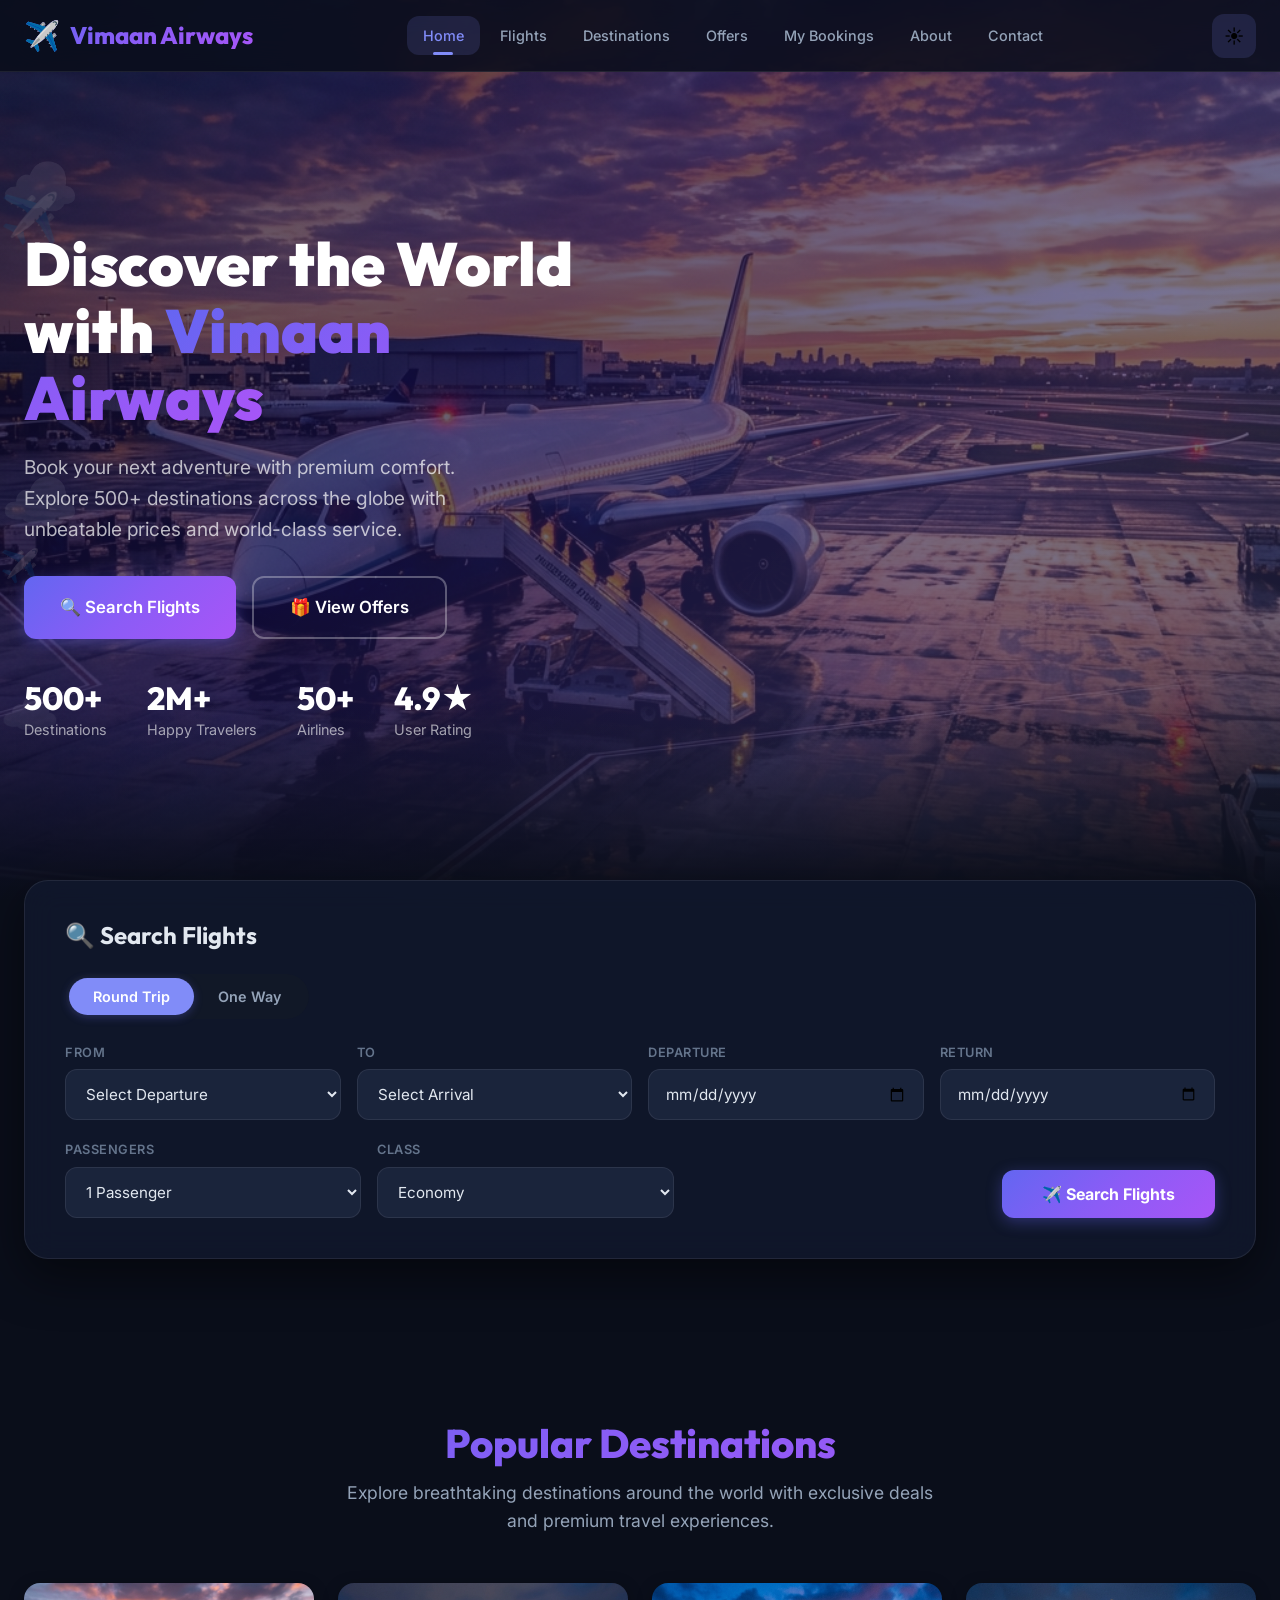
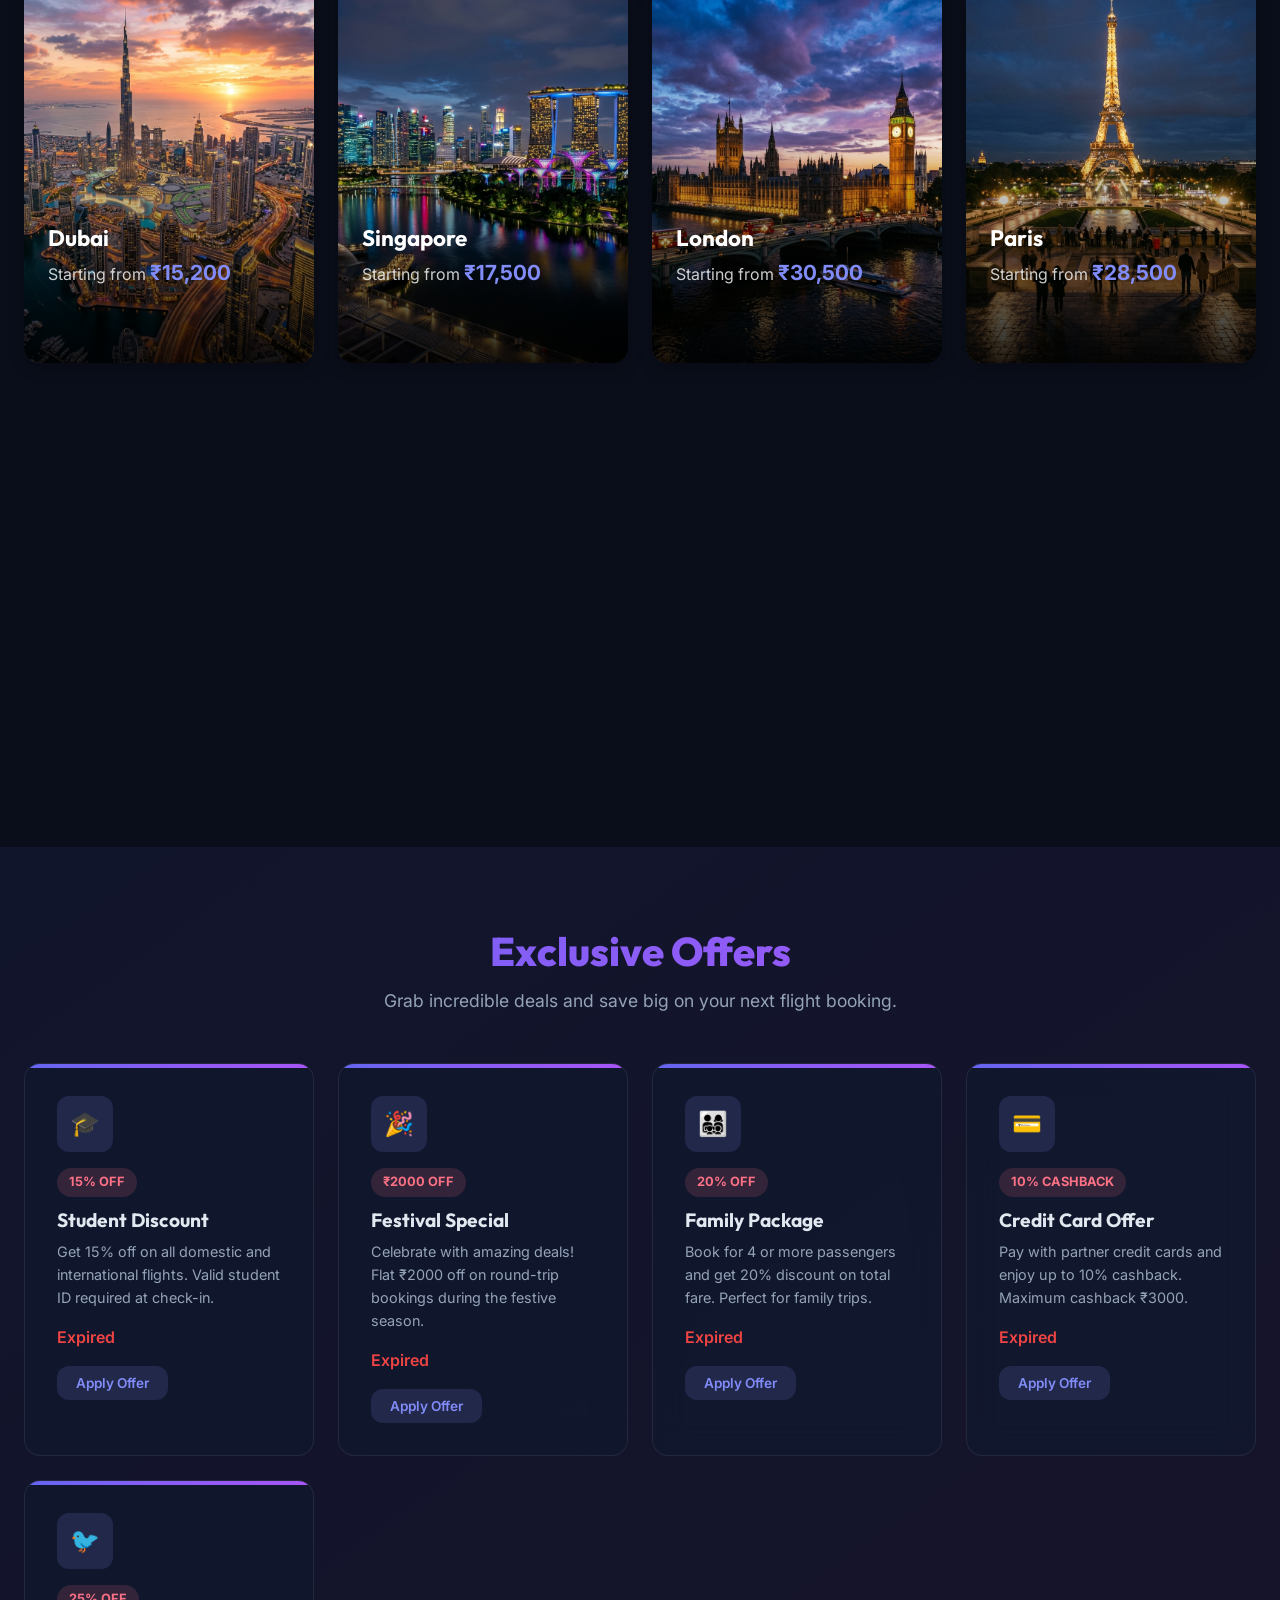
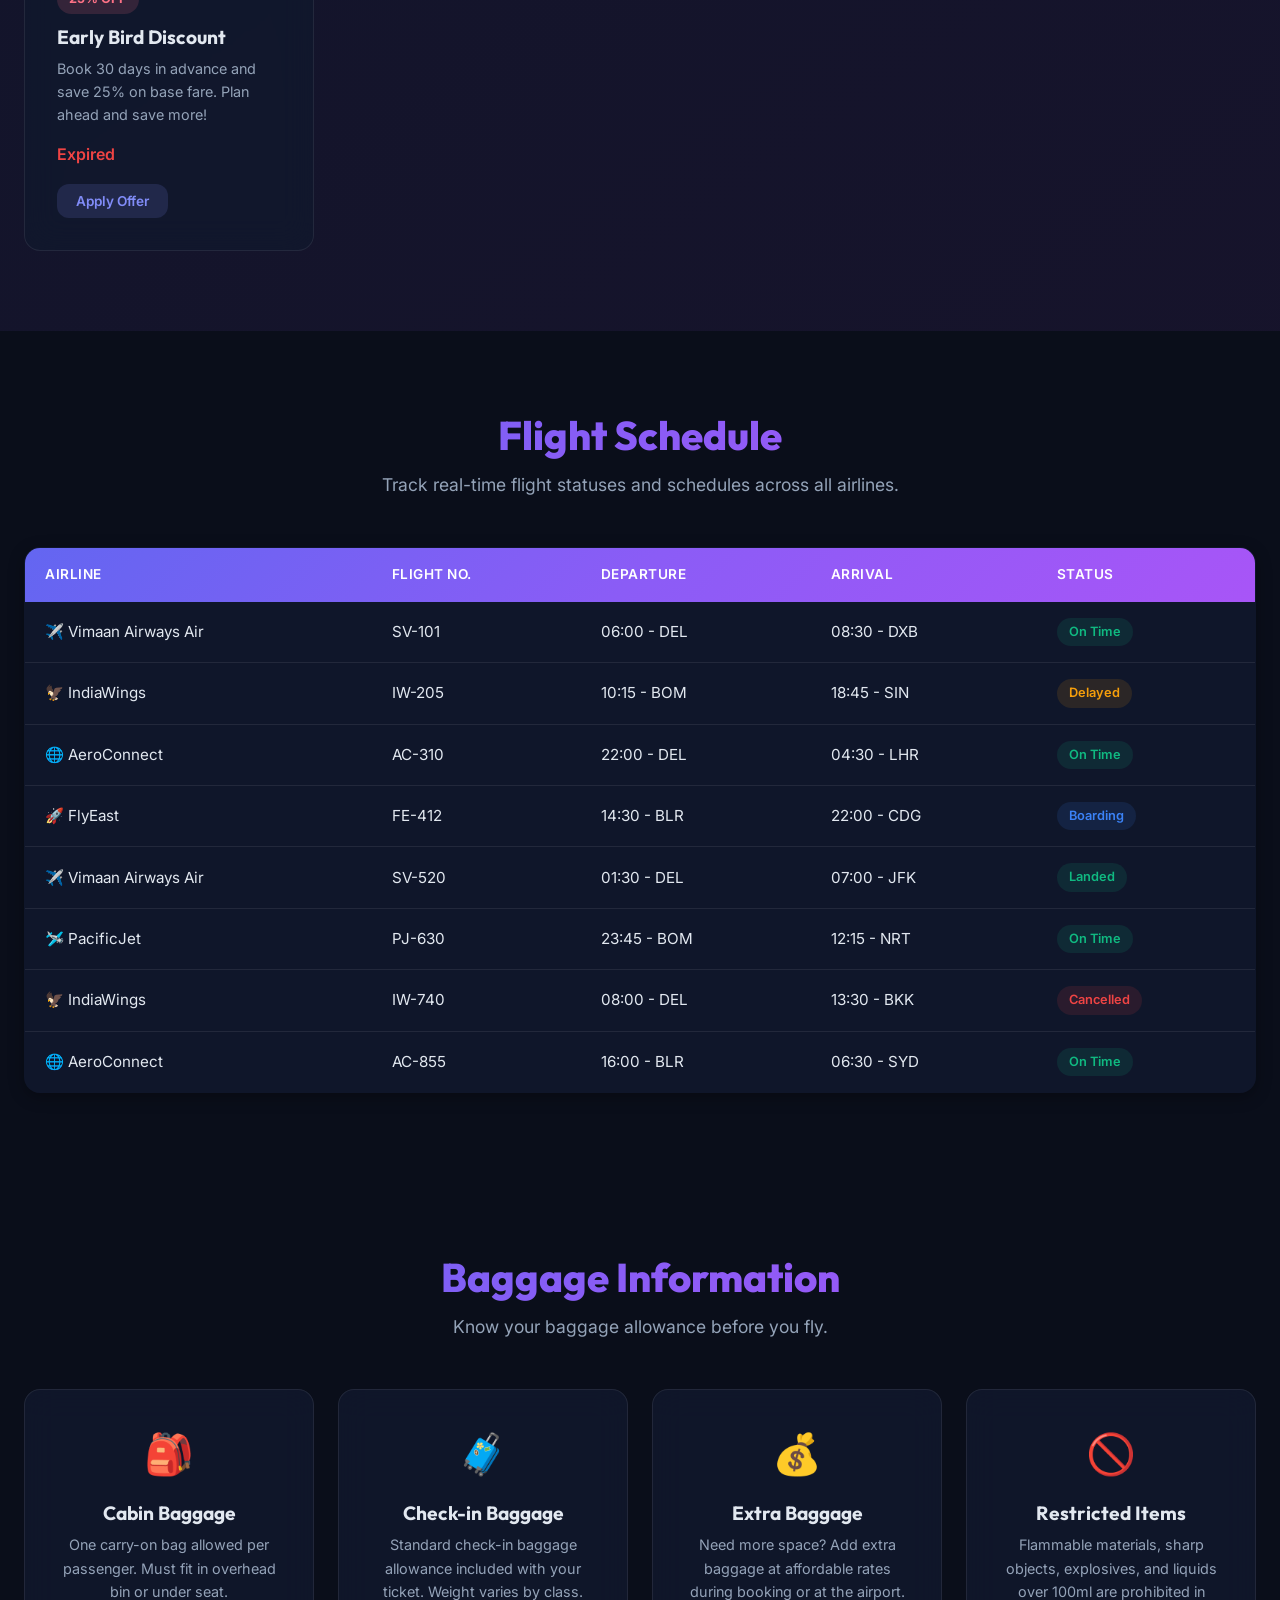
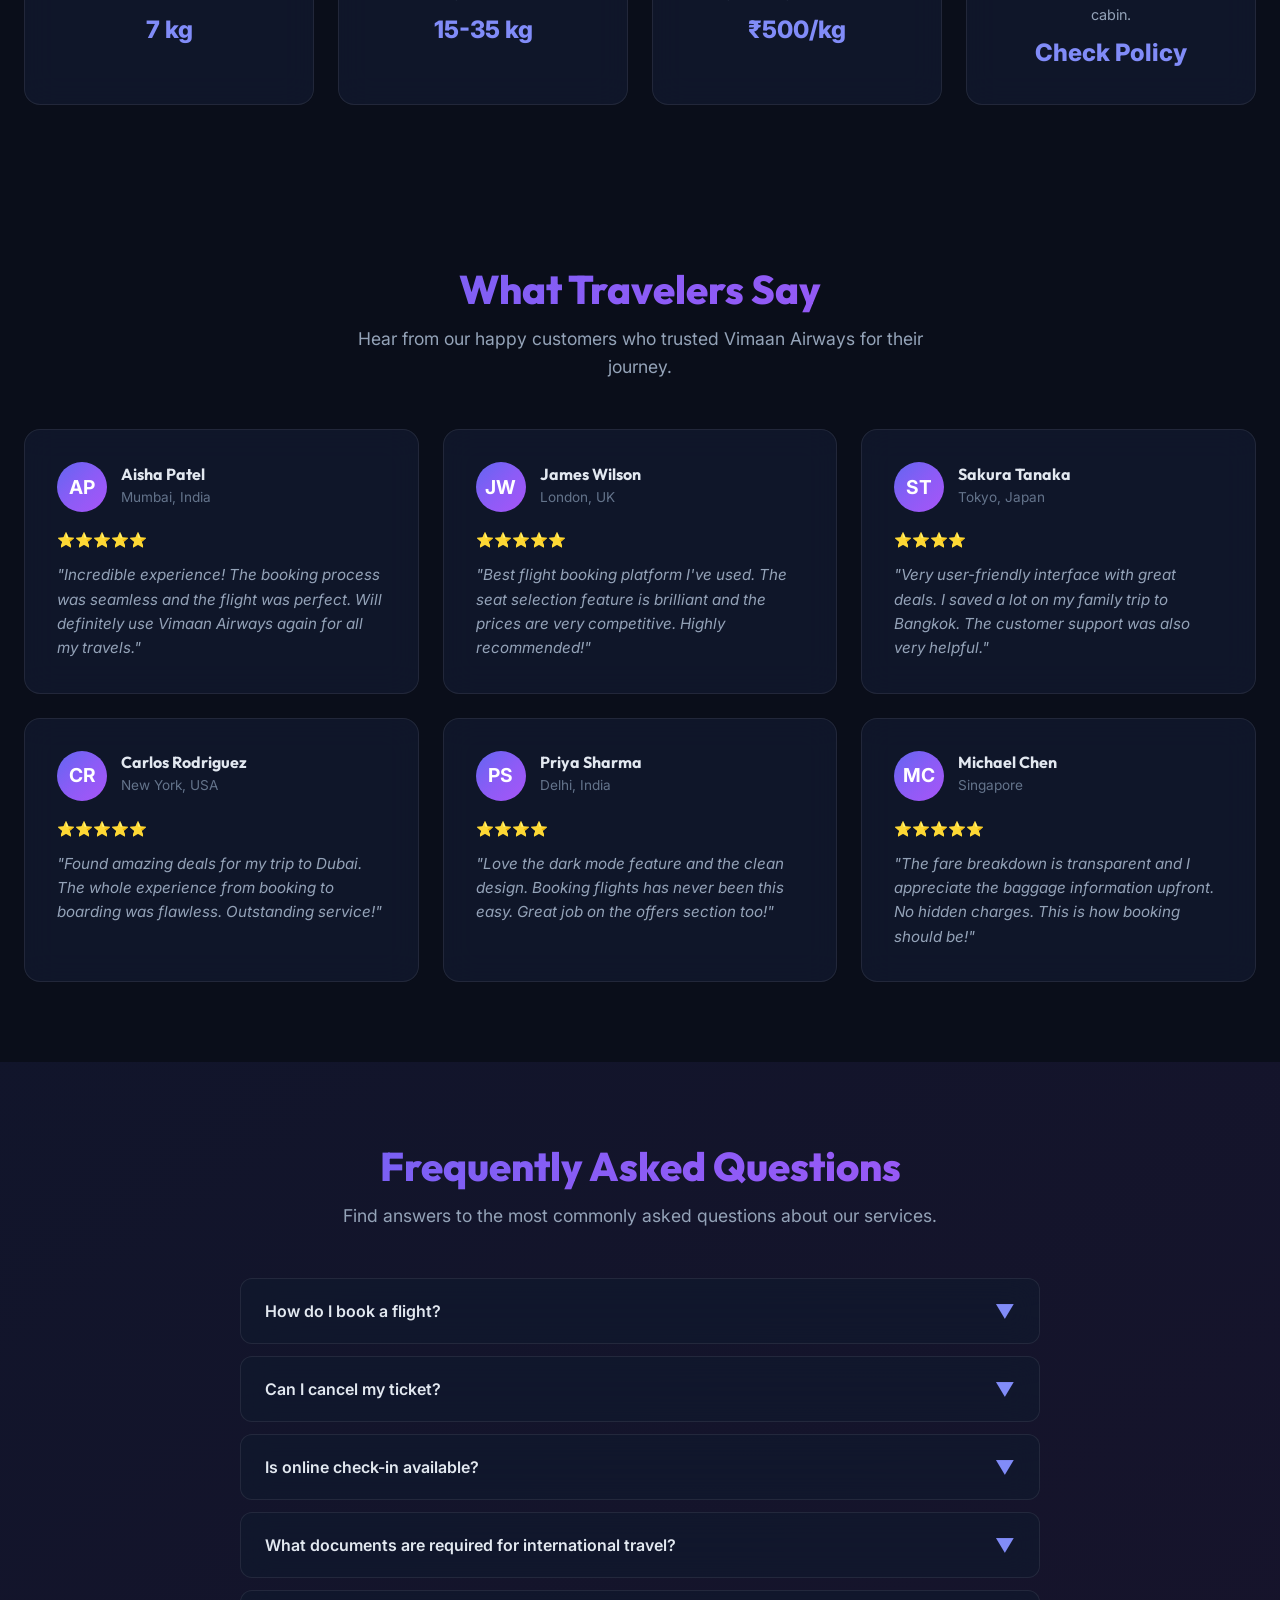
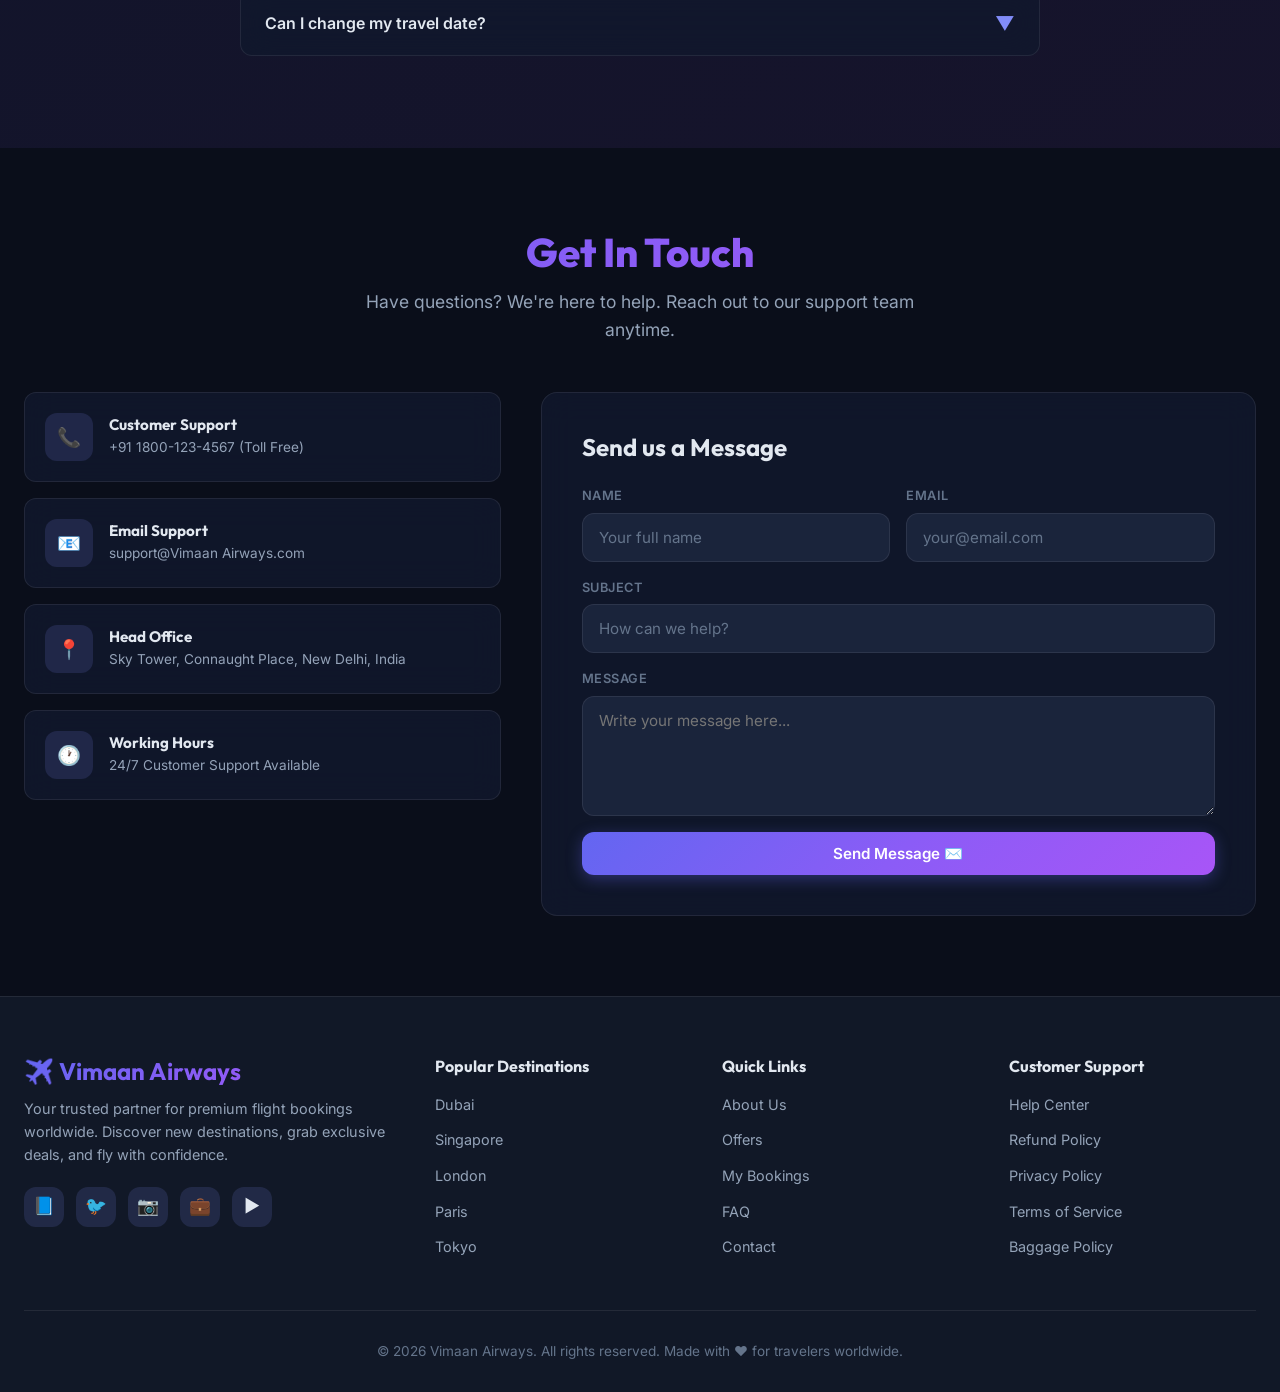
<file: Flight-Booking-Website/index.html>
<!DOCTYPE html>
<html lang="en" data-theme="dark">
<head>
  <meta charset="UTF-8">
  <meta name="viewport" content="width=device-width, initial-scale=1.0">
  <meta name="description" content="Vimaan Airways — Book flights to 500+ destinations worldwide. Find the best deals on domestic and international flights with premium booking experience.">
  <title>Vimaan Airways — Premium Flight Booking</title>
  <link rel="stylesheet" href="style.css">
</head>
<body>

  <!-- Navigation -->
  <nav class="navbar" id="navbar">
    <div class="nav-container">
      <a href="index.html" class="nav-logo">
        <span class="logo-icon">✈️</span> Vimaan Airways
      </a>
      <div class="nav-links" id="navLinks">
        <a href="index.html" class="active">Home</a>
        <a href="#search">Flights</a>
        <a href="#destinations">Destinations</a>
        <a href="pages/offers.html">Offers</a>
        <a href="pages/my-bookings.html">My Bookings</a>
        <a href="pages/about.html">About</a>
        <a href="pages/contact.html">Contact</a>
      </div>
      <div class="nav-actions">
        <button class="theme-toggle" id="themeToggle" aria-label="Toggle theme">🌙</button>
        <button class="hamburger" id="hamburger" aria-label="Menu">
          <span></span><span></span><span></span>
        </button>
      </div>
    </div>
  </nav>
  <div class="mobile-overlay" id="mobileOverlay"></div>

  <!-- Hero Section -->
  <section class="hero" id="home">
    <div class="floating-plane" style="top: 20%; animation-delay: 0s;">✈️</div>
    <div class="floating-plane" style="top: 60%; animation-delay: -8s; font-size: 2rem;">✈️</div>
    <div class="floating-cloud" style="top: 15%; animation-delay: -5s;">☁️</div>
    <div class="floating-cloud" style="top: 50%; animation-delay: -15s;">☁️</div>
    <div class="floating-cloud" style="top: 75%; animation-delay: -22s; font-size: 3rem;">☁️</div>

    <div class="hero-content">
      <div class="hero-text">
        <h1>Discover the World with <span>Vimaan Airways</span></h1>
        <p>Book your next adventure with premium comfort. Explore 500+ destinations across the globe with unbeatable prices and world-class service.</p>
        <div style="display: flex; gap: 16px; flex-wrap: wrap;">
          <a href="#search" class="btn btn-primary btn-lg">🔍 Search Flights</a>
          <a href="pages/offers.html" class="btn btn-outline btn-lg" style="border-color: rgba(255,255,255,0.3); color: #fff;">🎁 View Offers</a>
        </div>
        <div class="hero-stats">
          <div class="hero-stat">
            <h3>500+</h3>
            <p>Destinations</p>
          </div>
          <div class="hero-stat">
            <h3>2M+</h3>
            <p>Happy Travelers</p>
          </div>
          <div class="hero-stat">
            <h3>50+</h3>
            <p>Airlines</p>
          </div>
          <div class="hero-stat">
            <h3>4.9★</h3>
            <p>User Rating</p>
          </div>
        </div>
    </div>
  </section>

  <!-- Flight Search -->
  <section class="search-section" id="search">
    <div class="container">
      <div class="search-widget">
        <h2>🔍 Search Flights</h2>

        <div class="trip-type-toggle">
          <button class="trip-type-btn active" data-type="roundtrip">Round Trip</button>
          <button class="trip-type-btn" data-type="oneway">One Way</button>
        </div>

        <form id="searchForm">
          <div class="search-grid">
            <div class="form-group">
              <label for="fromAirport">From</label>
              <select id="fromAirport" required>
                <option value="">Select Departure</option>
                <option value="DEL">New Delhi (DEL)</option>
                <option value="BOM">Mumbai (BOM)</option>
                <option value="BLR">Bangalore (BLR)</option>
                <option value="CCU">Kolkata (CCU)</option>
                <option value="HYD">Hyderabad (HYD)</option>
              </select>
            </div>
            <div class="form-group">
              <label for="toAirport">To</label>
              <select id="toAirport" required>
                <option value="">Select Arrival</option>
                <option value="DXB">Dubai (DXB)</option>
                <option value="SIN">Singapore (SIN)</option>
                <option value="LHR">London (LHR)</option>
                <option value="CDG">Paris (CDG)</option>
                <option value="JFK">New York (JFK)</option>
                <option value="NRT">Tokyo (NRT)</option>
                <option value="BKK">Bangkok (BKK)</option>
                <option value="SYD">Sydney (SYD)</option>
              </select>
            </div>
            <div class="form-group">
              <label for="departureDate">Departure</label>
              <input type="date" id="departureDate" required>
            </div>
            <div class="form-group" id="returnDateGroup">
              <label for="returnDate">Return</label>
              <input type="date" id="returnDate">
            </div>
          </div>
          <div class="search-grid-bottom">
            <div class="form-group">
              <label for="passengers">Passengers</label>
              <select id="passengers">
                <option value="1">1 Passenger</option>
                <option value="2">2 Passengers</option>
                <option value="3">3 Passengers</option>
                <option value="4">4 Passengers</option>
                <option value="5">5 Passengers</option>
                <option value="6">6 Passengers</option>
              </select>
            </div>
            <div class="form-group">
              <label for="travelClass">Class</label>
              <select id="travelClass">
                <option value="economy">Economy</option>
                <option value="premium_economy">Premium Economy</option>
                <option value="business">Business</option>
                <option value="first">First Class</option>
              </select>
            </div>
            <div class="form-group" style="visibility: hidden;">
              <label>&nbsp;</label>
              <input type="text" style="visibility: hidden;">
            </div>
            <button type="submit" class="search-btn">✈️ Search Flights</button>
          </div>
        </form>
      </div>
    </div>
  </section>

  <!-- Popular Destinations -->
  <section class="destinations-section" id="destinations">
    <div class="container">
      <h2 class="section-title">Popular Destinations</h2>
      <p class="section-subtitle">Explore breathtaking destinations around the world with exclusive deals and premium travel experiences.</p>

      <div class="destinations-grid">
        <div class="destination-card animate-on-scroll fade-in">
          <img src="assets/images/destinations/dubai.png" alt="Dubai Skyline" loading="lazy">
          <div class="overlay">
            <h3>Dubai</h3>
            <p class="price">Starting from <strong>₹15,200</strong></p>
            <a href="pages/flights.html?to=DXB" class="btn btn-primary btn-sm">Explore →</a>
          </div>
        </div>

        <div class="destination-card animate-on-scroll fade-in" style="animation-delay: 0.1s;">
          <img src="assets/images/destinations/singapore.png" alt="Singapore Skyline" loading="lazy">
          <div class="overlay">
            <h3>Singapore</h3>
            <p class="price">Starting from <strong>₹17,500</strong></p>
            <a href="pages/flights.html?to=SIN" class="btn btn-primary btn-sm">Explore →</a>
          </div>
        </div>

        <div class="destination-card animate-on-scroll fade-in" style="animation-delay: 0.2s;">
          <img src="assets/images/destinations/london.png" alt="London Skyline" loading="lazy">
          <div class="overlay">
            <h3>London</h3>
            <p class="price">Starting from <strong>₹30,500</strong></p>
            <a href="pages/flights.html?to=LHR" class="btn btn-primary btn-sm">Explore →</a>
          </div>
        </div>

        <div class="destination-card animate-on-scroll fade-in" style="animation-delay: 0.3s;">
          <img src="assets/images/destinations/paris.png" alt="Paris Eiffel Tower" loading="lazy">
          <div class="overlay">
            <h3>Paris</h3>
            <p class="price">Starting from <strong>₹28,500</strong></p>
            <a href="pages/flights.html?to=CDG" class="btn btn-primary btn-sm">Explore →</a>
          </div>
        </div>

        <div class="destination-card animate-on-scroll fade-in" style="animation-delay: 0.4s;">
          <img src="assets/images/destinations/newyork.png" alt="New York City" loading="lazy">
          <div class="overlay">
            <h3>New York</h3>
            <p class="price">Starting from <strong>₹45,000</strong></p>
            <a href="pages/flights.html?to=JFK" class="btn btn-primary btn-sm">Explore →</a>
          </div>
        </div>

        <div class="destination-card animate-on-scroll fade-in" style="animation-delay: 0.5s;">
          <img src="assets/images/destinations/tokyo.png" alt="Tokyo Skyline" loading="lazy">
          <div class="overlay">
            <h3>Tokyo</h3>
            <p class="price">Starting from <strong>₹35,200</strong></p>
            <a href="pages/flights.html?to=NRT" class="btn btn-primary btn-sm">Explore →</a>
          </div>
        </div>

        <div class="destination-card animate-on-scroll fade-in" style="animation-delay: 0.6s;">
          <img src="assets/images/destinations/bangkok.png" alt="Bangkok Temple" loading="lazy">
          <div class="overlay">
            <h3>Bangkok</h3>
            <p class="price">Starting from <strong>₹11,500</strong></p>
            <a href="pages/flights.html?to=BKK" class="btn btn-primary btn-sm">Explore →</a>
          </div>
        </div>

        <div class="destination-card animate-on-scroll fade-in" style="animation-delay: 0.7s;">
          <img src="assets/images/destinations/sydney.png" alt="Sydney Opera House" loading="lazy">
          <div class="overlay">
            <h3>Sydney</h3>
            <p class="price">Starting from <strong>₹42,000</strong></p>
            <a href="pages/flights.html?to=SYD" class="btn btn-primary btn-sm">Explore →</a>
          </div>
        </div>
      </div>
    </div>
  </section>

  <!-- Offers -->
  <section class="offers-section" id="offers">
    <div class="container">
      <h2 class="section-title">Exclusive Offers</h2>
      <p class="section-subtitle">Grab incredible deals and save big on your next flight booking.</p>

      <div class="offers-grid">
        <div class="offer-card animate-on-scroll slide-up">
          <div class="offer-icon">🎓</div>
          <span class="offer-badge">15% OFF</span>
          <h3>Student Discount</h3>
          <p>Get 15% off on all domestic and international flights. Valid student ID required at check-in.</p>
          <div class="countdown" data-expiry="2026-07-11T23:59:59"></div>
          <button class="btn btn-secondary btn-sm" style="margin-top: 16px;" onclick="applyOffer(1)">Apply Offer</button>
        </div>

        <div class="offer-card animate-on-scroll slide-up" style="animation-delay: 0.1s;">
          <div class="offer-icon">🎉</div>
          <span class="offer-badge">₹2000 OFF</span>
          <h3>Festival Special</h3>
          <p>Celebrate with amazing deals! Flat ₹2000 off on round-trip bookings during the festive season.</p>
          <div class="countdown" data-expiry="2026-07-13T23:59:59"></div>
          <button class="btn btn-secondary btn-sm" style="margin-top: 16px;" onclick="applyOffer(2)">Apply Offer</button>
        </div>

        <div class="offer-card animate-on-scroll slide-up" style="animation-delay: 0.2s;">
          <div class="offer-icon">👨‍👩‍👧‍👦</div>
          <span class="offer-badge">20% OFF</span>
          <h3>Family Package</h3>
          <p>Book for 4 or more passengers and get 20% discount on total fare. Perfect for family trips.</p>
          <div class="countdown" data-expiry="2026-07-15T23:59:59"></div>
          <button class="btn btn-secondary btn-sm" style="margin-top: 16px;" onclick="applyOffer(3)">Apply Offer</button>
        </div>

        <div class="offer-card animate-on-scroll slide-up" style="animation-delay: 0.3s;">
          <div class="offer-icon">💳</div>
          <span class="offer-badge">10% CASHBACK</span>
          <h3>Credit Card Offer</h3>
          <p>Pay with partner credit cards and enjoy up to 10% cashback. Maximum cashback ₹3000.</p>
          <div class="countdown" data-expiry="2026-07-10T23:59:59"></div>
          <button class="btn btn-secondary btn-sm" style="margin-top: 16px;" onclick="applyOffer(4)">Apply Offer</button>
        </div>

        <div class="offer-card animate-on-scroll slide-up" style="animation-delay: 0.4s;">
          <div class="offer-icon">🐦</div>
          <span class="offer-badge">25% OFF</span>
          <h3>Early Bird Discount</h3>
          <p>Book 30 days in advance and save 25% on base fare. Plan ahead and save more!</p>
          <div class="countdown" data-expiry="2026-07-18T23:59:59"></div>
          <button class="btn btn-secondary btn-sm" style="margin-top: 16px;" onclick="applyOffer(5)">Apply Offer</button>
        </div>
      </div>
    </div>
  </section>

  <!-- Flight Schedule -->
  <section class="schedule-section" id="schedule">
    <div class="container">
      <h2 class="section-title">Flight Schedule</h2>
      <p class="section-subtitle">Track real-time flight statuses and schedules across all airlines.</p>

      <div class="animate-on-scroll slide-up">
        <table class="schedule-table">
          <thead>
            <tr>
              <th>Airline</th>
              <th>Flight No.</th>
              <th>Departure</th>
              <th>Arrival</th>
              <th>Status</th>
            </tr>
          </thead>
          <tbody>
            <tr>
              <td>✈️ Vimaan Airways Air</td><td>SV-101</td><td>06:00 - DEL</td><td>08:30 - DXB</td>
              <td><span class="status-badge status-ontime">On Time</span></td>
            </tr>
            <tr>
              <td>🦅 IndiaWings</td><td>IW-205</td><td>10:15 - BOM</td><td>18:45 - SIN</td>
              <td><span class="status-badge status-delayed">Delayed</span></td>
            </tr>
            <tr>
              <td>🌐 AeroConnect</td><td>AC-310</td><td>22:00 - DEL</td><td>04:30 - LHR</td>
              <td><span class="status-badge status-ontime">On Time</span></td>
            </tr>
            <tr>
              <td>🚀 FlyEast</td><td>FE-412</td><td>14:30 - BLR</td><td>22:00 - CDG</td>
              <td><span class="status-badge status-boarding">Boarding</span></td>
            </tr>
            <tr>
              <td>✈️ Vimaan Airways Air</td><td>SV-520</td><td>01:30 - DEL</td><td>07:00 - JFK</td>
              <td><span class="status-badge status-landed">Landed</span></td>
            </tr>
            <tr>
              <td>🛩️ PacificJet</td><td>PJ-630</td><td>23:45 - BOM</td><td>12:15 - NRT</td>
              <td><span class="status-badge status-ontime">On Time</span></td>
            </tr>
            <tr>
              <td>🦅 IndiaWings</td><td>IW-740</td><td>08:00 - DEL</td><td>13:30 - BKK</td>
              <td><span class="status-badge status-cancelled">Cancelled</span></td>
            </tr>
            <tr>
              <td>🌐 AeroConnect</td><td>AC-855</td><td>16:00 - BLR</td><td>06:30 - SYD</td>
              <td><span class="status-badge status-ontime">On Time</span></td>
            </tr>
          </tbody>
        </table>
      </div>
    </div>
  </section>

  <!-- Baggage Information -->
  <section class="baggage-section" id="baggage">
    <div class="container">
      <h2 class="section-title">Baggage Information</h2>
      <p class="section-subtitle">Know your baggage allowance before you fly.</p>

      <div class="baggage-grid">
        <div class="baggage-card animate-on-scroll zoom-in">
          <div class="icon">🎒</div>
          <h3>Cabin Baggage</h3>
          <p>One carry-on bag allowed per passenger. Must fit in overhead bin or under seat.</p>
          <div class="weight">7 kg</div>
        </div>
        <div class="baggage-card animate-on-scroll zoom-in" style="animation-delay: 0.1s;">
          <div class="icon">🧳</div>
          <h3>Check-in Baggage</h3>
          <p>Standard check-in baggage allowance included with your ticket. Weight varies by class.</p>
          <div class="weight">15-35 kg</div>
        </div>
        <div class="baggage-card animate-on-scroll zoom-in" style="animation-delay: 0.2s;">
          <div class="icon">💰</div>
          <h3>Extra Baggage</h3>
          <p>Need more space? Add extra baggage at affordable rates during booking or at the airport.</p>
          <div class="weight">₹500/kg</div>
        </div>
        <div class="baggage-card animate-on-scroll zoom-in" style="animation-delay: 0.3s;">
          <div class="icon">🚫</div>
          <h3>Restricted Items</h3>
          <p>Flammable materials, sharp objects, explosives, and liquids over 100ml are prohibited in cabin.</p>
          <div class="weight">Check Policy</div>
        </div>
      </div>
    </div>
  </section>

  <!-- Customer Reviews -->
  <section class="reviews-section" id="reviews">
    <div class="container">
      <h2 class="section-title">What Travelers Say</h2>
      <p class="section-subtitle">Hear from our happy customers who trusted Vimaan Airways for their journey.</p>

      <div class="reviews-grid">
        <div class="review-card animate-on-scroll slide-up">
          <div class="review-header">
            <div class="review-avatar">AP</div>
            <div>
              <h4>Aisha Patel</h4>
              <span class="location">Mumbai, India</span>
            </div>
          </div>
          <div class="review-stars">⭐⭐⭐⭐⭐</div>
          <p>"Incredible experience! The booking process was seamless and the flight was perfect. Will definitely use Vimaan Airways again for all my travels."</p>
        </div>

        <div class="review-card animate-on-scroll slide-up" style="animation-delay: 0.1s;">
          <div class="review-header">
            <div class="review-avatar">JW</div>
            <div>
              <h4>James Wilson</h4>
              <span class="location">London, UK</span>
            </div>
          </div>
          <div class="review-stars">⭐⭐⭐⭐⭐</div>
          <p>"Best flight booking platform I've used. The seat selection feature is brilliant and the prices are very competitive. Highly recommended!"</p>
        </div>

        <div class="review-card animate-on-scroll slide-up" style="animation-delay: 0.2s;">
          <div class="review-header">
            <div class="review-avatar">ST</div>
            <div>
              <h4>Sakura Tanaka</h4>
              <span class="location">Tokyo, Japan</span>
            </div>
          </div>
          <div class="review-stars">⭐⭐⭐⭐</div>
          <p>"Very user-friendly interface with great deals. I saved a lot on my family trip to Bangkok. The customer support was also very helpful."</p>
        </div>

        <div class="review-card animate-on-scroll slide-up" style="animation-delay: 0.3s;">
          <div class="review-header">
            <div class="review-avatar">CR</div>
            <div>
              <h4>Carlos Rodriguez</h4>
              <span class="location">New York, USA</span>
            </div>
          </div>
          <div class="review-stars">⭐⭐⭐⭐⭐</div>
          <p>"Found amazing deals for my trip to Dubai. The whole experience from booking to boarding was flawless. Outstanding service!"</p>
        </div>

        <div class="review-card animate-on-scroll slide-up" style="animation-delay: 0.4s;">
          <div class="review-header">
            <div class="review-avatar">PS</div>
            <div>
              <h4>Priya Sharma</h4>
              <span class="location">Delhi, India</span>
            </div>
          </div>
          <div class="review-stars">⭐⭐⭐⭐</div>
          <p>"Love the dark mode feature and the clean design. Booking flights has never been this easy. Great job on the offers section too!"</p>
        </div>

        <div class="review-card animate-on-scroll slide-up" style="animation-delay: 0.5s;">
          <div class="review-header">
            <div class="review-avatar">MC</div>
            <div>
              <h4>Michael Chen</h4>
              <span class="location">Singapore</span>
            </div>
          </div>
          <div class="review-stars">⭐⭐⭐⭐⭐</div>
          <p>"The fare breakdown is transparent and I appreciate the baggage information upfront. No hidden charges. This is how booking should be!"</p>
        </div>
      </div>
    </div>
  </section>

  <!-- FAQ -->
  <section class="faq-section" id="faq">
    <div class="container">
      <h2 class="section-title">Frequently Asked Questions</h2>
      <p class="section-subtitle">Find answers to the most commonly asked questions about our services.</p>

      <div class="faq-container">
        <div class="faq-item animate-on-scroll fade-in">
          <button class="faq-question">
            <span>How do I book a flight?</span>
            <span class="icon">▼</span>
          </button>
          <div class="faq-answer">
            <p>Simply use our search widget on the homepage to enter your departure and arrival cities, select your travel dates, number of passengers, and preferred class. Click "Search Flights" to see available options. Select your preferred flight, fill in passenger details, choose your seat, and complete the booking.</p>
          </div>
        </div>

        <div class="faq-item animate-on-scroll fade-in" style="animation-delay: 0.1s;">
          <button class="faq-question">
            <span>Can I cancel my ticket?</span>
            <span class="icon">▼</span>
          </button>
          <div class="faq-answer">
            <p>Yes, you can cancel your ticket up to 24 hours before the departure time. Cancellation charges may apply depending on the fare type and airline policy. Refunds are processed within 5-7 business days to the original payment method.</p>
          </div>
        </div>

        <div class="faq-item animate-on-scroll fade-in" style="animation-delay: 0.2s;">
          <button class="faq-question">
            <span>Is online check-in available?</span>
            <span class="icon">▼</span>
          </button>
          <div class="faq-answer">
            <p>Yes, online check-in is available for most airlines 48 hours before departure. You can check in through the airline's website or app using your booking reference number. After check-in, you can download your boarding pass directly.</p>
          </div>
        </div>

        <div class="faq-item animate-on-scroll fade-in" style="animation-delay: 0.3s;">
          <button class="faq-question">
            <span>What documents are required for international travel?</span>
            <span class="icon">▼</span>
          </button>
          <div class="faq-answer">
            <p>For international travel, you need a valid passport (with at least 6 months validity), visa for the destination country (if required), return/onward ticket, and proof of accommodation. Some countries may require additional documents such as COVID vaccination certificates or travel insurance.</p>
          </div>
        </div>

        <div class="faq-item animate-on-scroll fade-in" style="animation-delay: 0.4s;">
          <button class="faq-question">
            <span>Can I change my travel date?</span>
            <span class="icon">▼</span>
          </button>
          <div class="faq-answer">
            <p>Yes, date changes are possible subject to availability and fare rules. A date change fee may apply along with any fare difference. We recommend checking the fare rules before booking for details on flexibility.</p>
          </div>
        </div>
      </div>
    </div>
  </section>

  <!-- Contact Section -->
  <section class="contact-section" id="contact">
    <div class="container">
      <h2 class="section-title">Get In Touch</h2>
      <p class="section-subtitle">Have questions? We're here to help. Reach out to our support team anytime.</p>

      <div class="contact-grid">
        <div class="contact-info-cards">
          <div class="contact-info-card animate-on-scroll fade-in">
            <div class="icon-box">📞</div>
            <div>
              <h4>Customer Support</h4>
              <p>+91 1800-123-4567 (Toll Free)</p>
            </div>
          </div>
          <div class="contact-info-card animate-on-scroll fade-in" style="animation-delay: 0.1s;">
            <div class="icon-box">📧</div>
            <div>
              <h4>Email Support</h4>
              <p>support@Vimaan Airways.com</p>
            </div>
          </div>
          <div class="contact-info-card animate-on-scroll fade-in" style="animation-delay: 0.2s;">
            <div class="icon-box">📍</div>
            <div>
              <h4>Head Office</h4>
              <p>Sky Tower, Connaught Place, New Delhi, India</p>
            </div>
          </div>
          <div class="contact-info-card animate-on-scroll fade-in" style="animation-delay: 0.3s;">
            <div class="icon-box">🕐</div>
            <div>
              <h4>Working Hours</h4>
              <p>24/7 Customer Support Available</p>
            </div>
          </div>
        </div>

        <div class="contact-form animate-on-scroll slide-up">
          <h3>Send us a Message</h3>
          <form id="contactForm">
            <div class="form-row">
              <div class="form-group">
                <label for="contactName">Name</label>
                <input type="text" id="contactName" placeholder="Your full name" required>
                <span class="error-msg"></span>
              </div>
              <div class="form-group">
                <label for="contactEmail">Email</label>
                <input type="email" id="contactEmail" placeholder="your@email.com" required>
                <span class="error-msg"></span>
              </div>
            </div>
            <div class="form-group" style="margin-bottom: 16px;">
              <label for="contactSubject">Subject</label>
              <input type="text" id="contactSubject" placeholder="How can we help?" required>
              <span class="error-msg"></span>
            </div>
            <div class="form-group">
              <label for="contactMessage">Message</label>
              <textarea id="contactMessage" placeholder="Write your message here..." required></textarea>
              <span class="error-msg"></span>
            </div>
            <button type="submit" class="btn btn-primary btn-block">Send Message ✉️</button>
          </form>
        </div>
      </div>
    </div>
  </section>

  <!-- Footer -->
  <footer class="footer">
    <div class="container">
      <div class="footer-grid">
        <div class="footer-brand">
          <h3>✈️ Vimaan Airways</h3>
          <p>Your trusted partner for premium flight bookings worldwide. Discover new destinations, grab exclusive deals, and fly with confidence.</p>
          <div class="social-links">
            <a href="#" aria-label="Facebook">📘</a>
            <a href="#" aria-label="Twitter">🐦</a>
            <a href="#" aria-label="Instagram">📷</a>
            <a href="#" aria-label="LinkedIn">💼</a>
            <a href="#" aria-label="YouTube">▶️</a>
          </div>
        </div>
        <div class="footer-column">
          <h4>Popular Destinations</h4>
          <ul>
            <li><a href="pages/flights.html?to=DXB">Dubai</a></li>
            <li><a href="pages/flights.html?to=SIN">Singapore</a></li>
            <li><a href="pages/flights.html?to=LHR">London</a></li>
            <li><a href="pages/flights.html?to=CDG">Paris</a></li>
            <li><a href="pages/flights.html?to=NRT">Tokyo</a></li>
          </ul>
        </div>
        <div class="footer-column">
          <h4>Quick Links</h4>
          <ul>
            <li><a href="pages/about.html">About Us</a></li>
            <li><a href="pages/offers.html">Offers</a></li>
            <li><a href="pages/my-bookings.html">My Bookings</a></li>
            <li><a href="#faq">FAQ</a></li>
            <li><a href="pages/contact.html">Contact</a></li>
          </ul>
        </div>
        <div class="footer-column">
          <h4>Customer Support</h4>
          <ul>
            <li><a href="#">Help Center</a></li>
            <li><a href="#">Refund Policy</a></li>
            <li><a href="#">Privacy Policy</a></li>
            <li><a href="#">Terms of Service</a></li>
            <li><a href="#">Baggage Policy</a></li>
          </ul>
        </div>
      </div>
      <div class="footer-bottom">
        <p>© 2026 Vimaan Airways. All rights reserved. Made with ❤️ for travelers worldwide.</p>
      </div>
    </div>
  </footer>

  <!-- Back to Top -->
  <button class="back-to-top" id="backToTop" aria-label="Back to top">↑</button>

  <script src="script.js"></script>
</body>
</html>
</file>
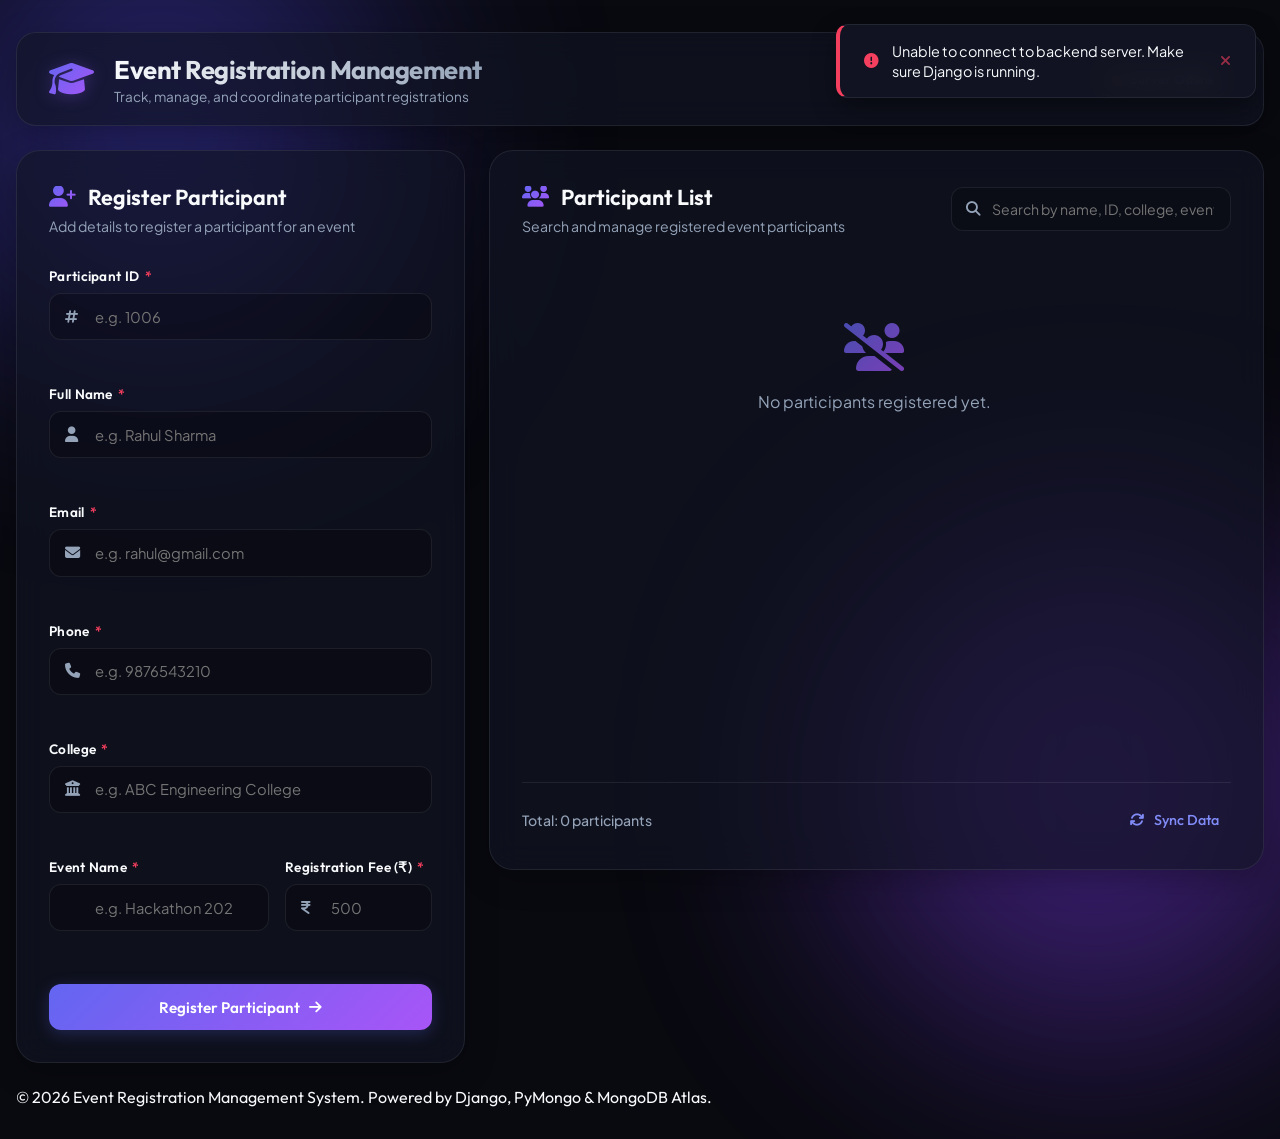
<file: EventRegistrationSystem/Frontend/index.html>
<!DOCTYPE html>
<html lang="en">
<head>
    <meta charset="UTF-8">
    <meta name="viewport" content="width=device-width, initial-scale=1.0">
    <title>Event Registration Management System</title>
    <!-- Modern Premium Google Font -->
    <link rel="preconnect" href="https://fonts.googleapis.com">
    <link rel="preconnect" href="https://fonts.gstatic.com" crossorigin>
    <link href="https://fonts.googleapis.com/css2?family=Outfit:wght@300;400;500;600;700;800&family=Plus+Jakarta+Sans:wght@300;400;500;600;700&display=swap" rel="stylesheet">
    <!-- FontAwesome for Premium Icons -->
    <link rel="stylesheet" href="https://cdnjs.cloudflare.com/ajax/libs/font-awesome/6.4.0/css/all.min.css">
    <link rel="stylesheet" href="style.css">
</head>
<body>
    <!-- Background Animated Blobs for Glassmorphism Effect -->
    <div class="blob blob-indigo"></div>
    <div class="blob blob-violet"></div>
    
    <div class="app-container">
        <!-- Premium Navigation/Header -->
        <header class="app-header">
            <div class="logo-area">
                <i class="fa-solid fa-graduation-cap logo-icon"></i>
                <div class="logo-text">
                    <h1>Event Registration Management</h1>
                    <p>Track, manage, and coordinate participant registrations</p>
                </div>
            </div>
            <!-- Database Connection Status Indicator -->
            <div class="status-badge" id="db-status-badge">
                <span class="status-dot pulse"></span>
                <span id="db-status-text">Connecting Backend...</span>
            </div>
        </header>

        <!-- Main Dashboard Layout -->
        <main class="dashboard-grid">
            
            <!-- Left Side: Registration Form Card -->
            <section class="panel-card form-panel">
                <div class="card-header">
                    <h2 id="form-title-text"><i class="fa-solid fa-user-plus header-icon"></i> Register Participant</h2>
                    <p id="form-desc-text">Add details to register a participant for an event</p>
                </div>
                
                <form id="participant-form" novalidate>
                    <!-- Participant ID -->
                    <div class="form-group">
                        <label for="participant_id">Participant ID <span class="required">*</span></label>
                        <div class="input-wrapper">
                            <i class="fa-solid fa-hashtag input-icon"></i>
                            <input type="number" id="participant_id" placeholder="e.g. 1006" min="1" required>
                        </div>
                        <span class="error-msg" id="error-participant_id"></span>
                    </div>

                    <!-- Full Name -->
                    <div class="form-group">
                        <label for="full_name">Full Name <span class="required">*</span></label>
                        <div class="input-wrapper">
                            <i class="fa-solid fa-user input-icon"></i>
                            <input type="text" id="full_name" placeholder="e.g. Rahul Sharma" required>
                        </div>
                        <span class="error-msg" id="error-full_name"></span>
                    </div>

                    <!-- Email Address -->
                    <div class="form-group">
                        <label for="email">Email <span class="required">*</span></label>
                        <div class="input-wrapper">
                            <i class="fa-solid fa-envelope input-icon"></i>
                            <input type="email" id="email" placeholder="e.g. rahul@gmail.com" required>
                        </div>
                        <span class="error-msg" id="error-email"></span>
                    </div>

                    <!-- Phone Number -->
                    <div class="form-group">
                        <label for="phone">Phone <span class="required">*</span></label>
                        <div class="input-wrapper">
                            <i class="fa-solid fa-phone input-icon"></i>
                            <input type="tel" id="phone" placeholder="e.g. 9876543210" required>
                        </div>
                        <span class="error-msg" id="error-phone"></span>
                    </div>

                    <!-- College Name -->
                    <div class="form-group">
                        <label for="college">College <span class="required">*</span></label>
                        <div class="input-wrapper">
                            <i class="fa-solid fa-building-columns input-icon"></i>
                            <input type="text" id="college" placeholder="e.g. ABC Engineering College" required>
                        </div>
                        <span class="error-msg" id="error-college"></span>
                    </div>

                    <!-- Event Name & Registration Fee in Grid -->
                    <div class="form-row">
                        <!-- Event Name -->
                        <div class="form-group">
                            <label for="event_name">Event Name <span class="required">*</span></label>
                            <div class="input-wrapper">
                                <i class="fa-solid fa-calendar-star input-icon"></i>
                                <input type="text" id="event_name" placeholder="e.g. Hackathon 2026" list="events-list" required>
                                <datalist id="events-list">
                                    <option value="Hackathon 2026">
                                    <option value="AI Workshop">
                                    <option value="Web Development Bootcamp">
                                    <option value="Cloud Computing Seminar">
                                    <option value="Python Programming Workshop">
                                </datalist>
                            </div>
                            <span class="error-msg" id="error-event_name"></span>
                        </div>

                        <!-- Registration Fee -->
                        <div class="form-group">
                            <label for="registration_fee">Registration Fee (₹) <span class="required">*</span></label>
                            <div class="input-wrapper">
                                <i class="fa-solid fa-indian-rupee-sign input-icon"></i>
                                <input type="number" id="registration_fee" placeholder="500" min="0" required>
                            </div>
                            <span class="error-msg" id="error-registration_fee"></span>
                        </div>
                    </div>

                    <!-- Submit Actions -->
                    <div class="form-actions">
                        <button type="submit" id="submit-btn" class="btn btn-primary">
                            <span id="btn-text">Register Participant</span>
                            <i class="fa-solid fa-arrow-right btn-icon"></i>
                        </button>
                        <button type="button" id="cancel-btn" class="btn btn-secondary hidden">
                            <span>Cancel Edit</span>
                            <i class="fa-solid fa-xmark btn-icon"></i>
                        </button>
                    </div>
                </form>
            </section>

            <!-- Right Side: Registered Participant List Card -->
            <section class="panel-card list-panel">
                <div class="list-header">
                    <div class="header-titles">
                        <h2><i class="fa-solid fa-users header-icon"></i> Participant List</h2>
                        <p>Search and manage registered event participants</p>
                    </div>
                    <!-- Quick Search / Filter Input -->
                    <div class="search-box">
                        <i class="fa-solid fa-magnifying-glass search-icon"></i>
                        <input type="text" id="search-input" placeholder="Search by name, ID, college, event...">
                    </div>
                </div>

                <!-- Scrollable Participant Grid -->
                <div class="participants-scroll-container">
                    <div id="participants-list" class="participants-list">
                        <!-- Loading State Placeholder -->
                        <div class="loading-state" id="loading-indicator">
                            <div class="spinner"></div>
                            <p>Fetching participants from database...</p>
                        </div>
                    </div>
                </div>

                <!-- Footer Summary info -->
                <div class="table-footer">
                    <span id="total-count">Total: 0 participants</span>
                    <button id="refresh-btn" class="btn btn-text">
                        <i class="fa-solid fa-arrows-rotate"></i> Sync Data
                    </button>
                </div>
            </section>
        </main>
        
        <!-- App Footer -->
        <footer class="app-footer-bar">
            <p>&copy; 2026 Event Registration Management System. Powered by Django, PyMongo & MongoDB Atlas.</p>
        </footer>
    </div>

    <!-- Notification Toast Alerts Container -->
    <div id="toast-container" class="toast-container"></div>

    <!-- Confirmation Delete Dialog Modal -->
    <div id="delete-modal" class="modal-overlay hidden">
        <div class="modal-card">
            <div class="modal-icon">
                <i class="fa-solid fa-triangle-exclamation"></i>
            </div>
            <h3>Delete Registration?</h3>
            <p>Are you sure you want to remove <strong id="delete-participant-name">Participant</strong> from this event? This action cannot be undone.</p>
            <div class="modal-actions">
                <button type="button" id="confirm-delete-btn" class="btn btn-danger">Yes, Delete</button>
                <button type="button" id="cancel-delete-btn" class="btn btn-secondary">Cancel</button>
            </div>
        </div>
    </div>
    
    <script src="script.js"></script>
</body>
</html>
</file>
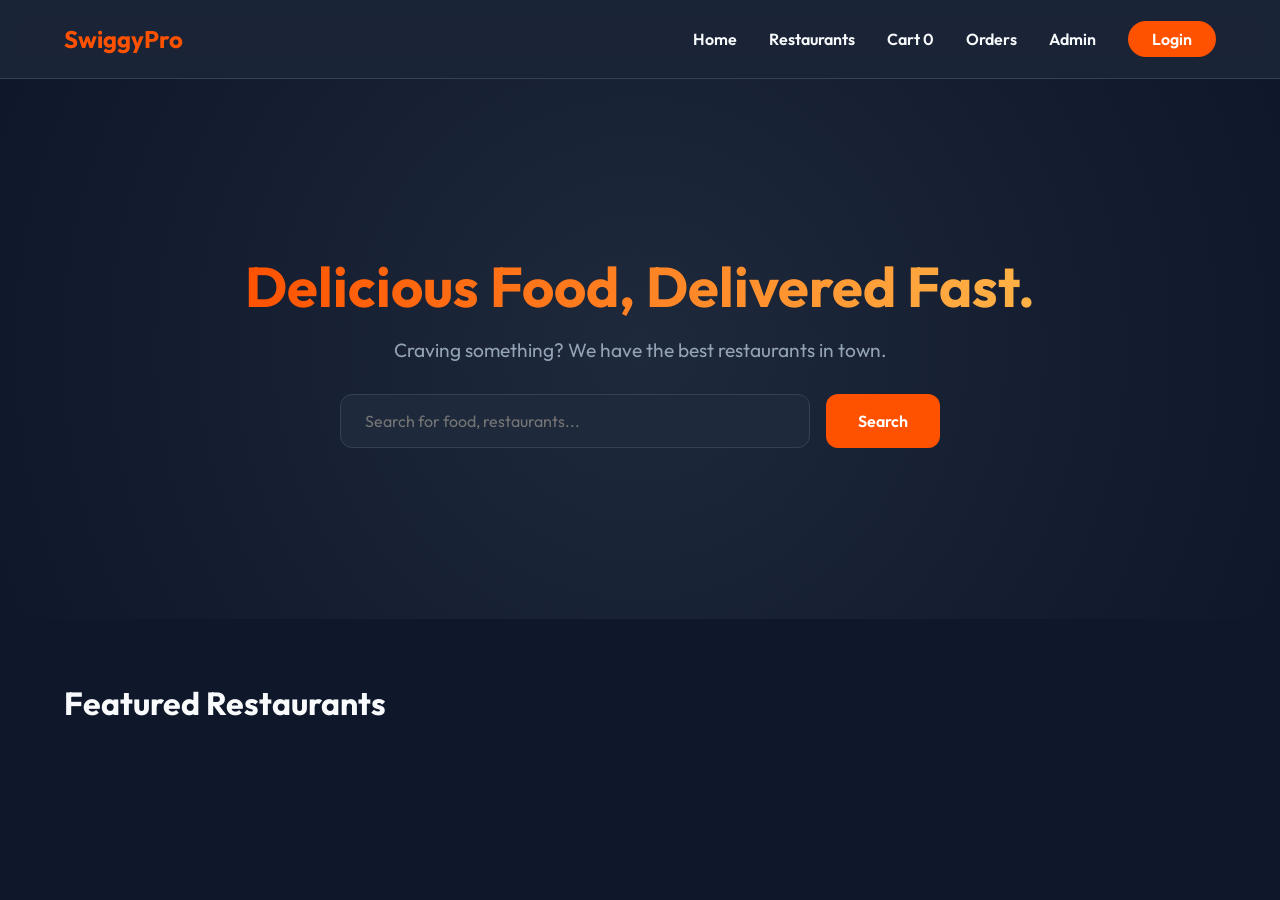
<file: FoodDeliveryApp/Frontend/index.html>
<!DOCTYPE html>
<html lang="en">
<head>
    <meta charset="UTF-8">
    <meta name="viewport" content="width=device-width, initial-scale=1.0">
    <title>Food Delivery Application</title>
    <link rel="stylesheet" href="style.css">
    <link href="https://fonts.googleapis.com/css2?family=Outfit:wght@300;400;600;700&display=swap" rel="stylesheet">
</head>
<body>
    <nav class="navbar">
        <div class="logo">SwiggyPro</div>
        <ul class="nav-links">
            <li><a href="index.html">Home</a></li>
            <li><a href="restaurants.html">Restaurants</a></li>
            <li><a href="cart.html">Cart <span id="cart-count">0</span></a></li>
            <li><a href="orders.html">Orders</a></li>
            <li><a href="dashboard.html">Admin</a></li>
            <li><a href="login.html" class="btn-primary">Login</a></li>
        </ul>
    </nav>

    <header class="hero">
        <div class="hero-content">
            <h1>Delicious Food, Delivered Fast.</h1>
            <p>Craving something? We have the best restaurants in town.</p>
            <div class="search-bar">
                <input type="text" placeholder="Search for food, restaurants..." id="search-input">
                <button onclick="searchFood()">Search</button>
            </div>
        </div>
    </header>

    <section class="featured">
        <h2>Featured Restaurants</h2>
        <div class="card-grid" id="restaurant-list">
            <!-- Populated by JS -->
        </div>
    </section>

    <script src="script.js"></script>
</body>
</html>
</file>
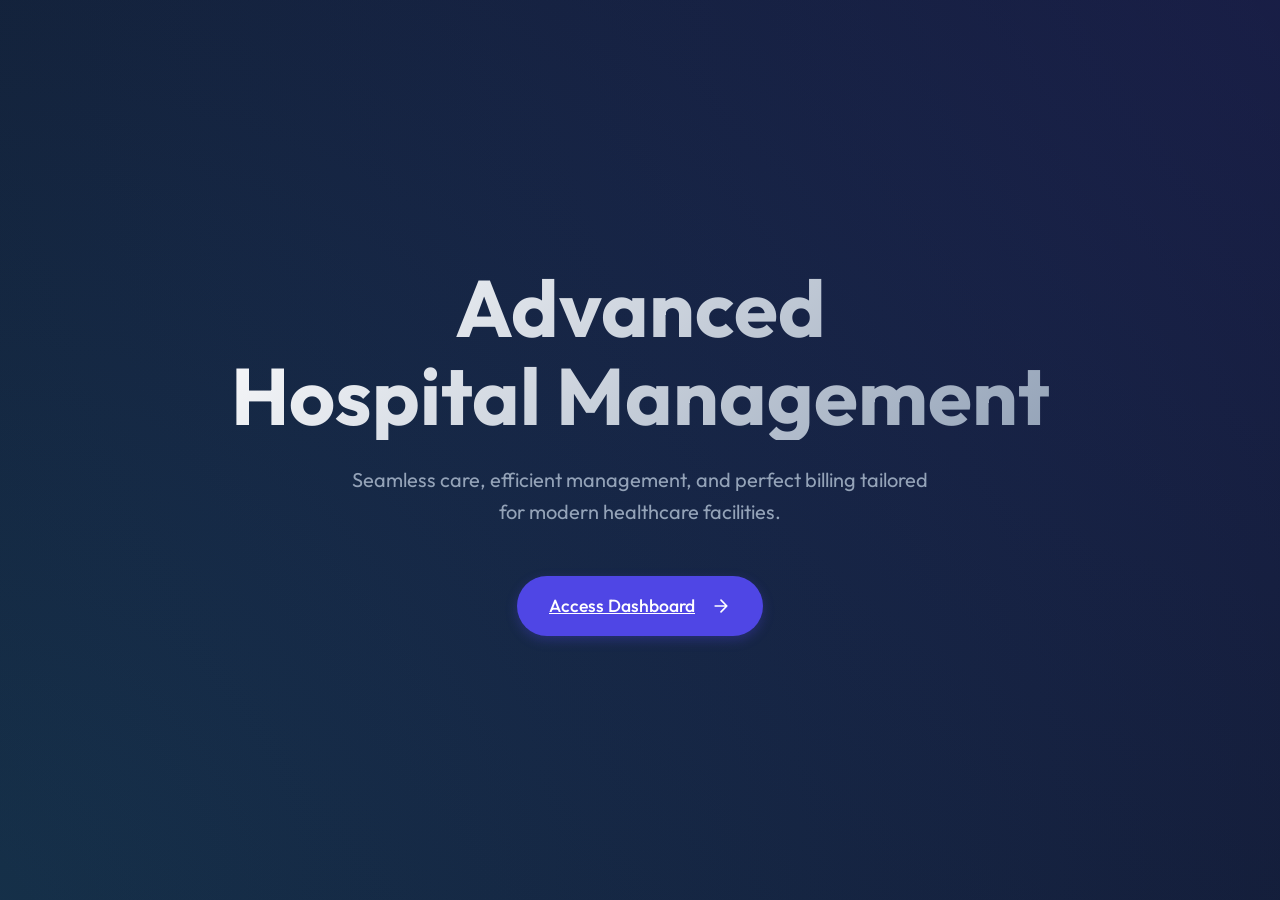
<file: HospitalManagementSystem/Frontend/index.html>
<!DOCTYPE html>
<html lang="en">
<head>
    <meta charset="UTF-8">
    <meta name="viewport" content="width=device-width, initial-scale=1.0">
    <title>Hospital Management System</title>
    <link rel="stylesheet" href="style.css">
</head>
<body>
    <div class="hero">
        <div class="hero-content">
            <h1>Advanced<br><span style="color: var(--accent);">Hospital Management</span></h1>
            <p>Seamless care, efficient management, and perfect billing tailored for modern healthcare facilities.</p>
            <a href="dashboard.html" class="btn btn-primary" style="padding: 1rem 2rem; font-size: 1.1rem; border-radius: 30px;">
                Access Dashboard
                <svg width="20" height="20" viewBox="0 0 24 24" fill="none" stroke="currentColor" stroke-width="2" stroke-linecap="round" stroke-linejoin="round" style="margin-left:8px;"><path d="M5 12h14M12 5l7 7-7 7"/></svg>
            </a>
        </div>
    </div>
</body>
</html>
</file>
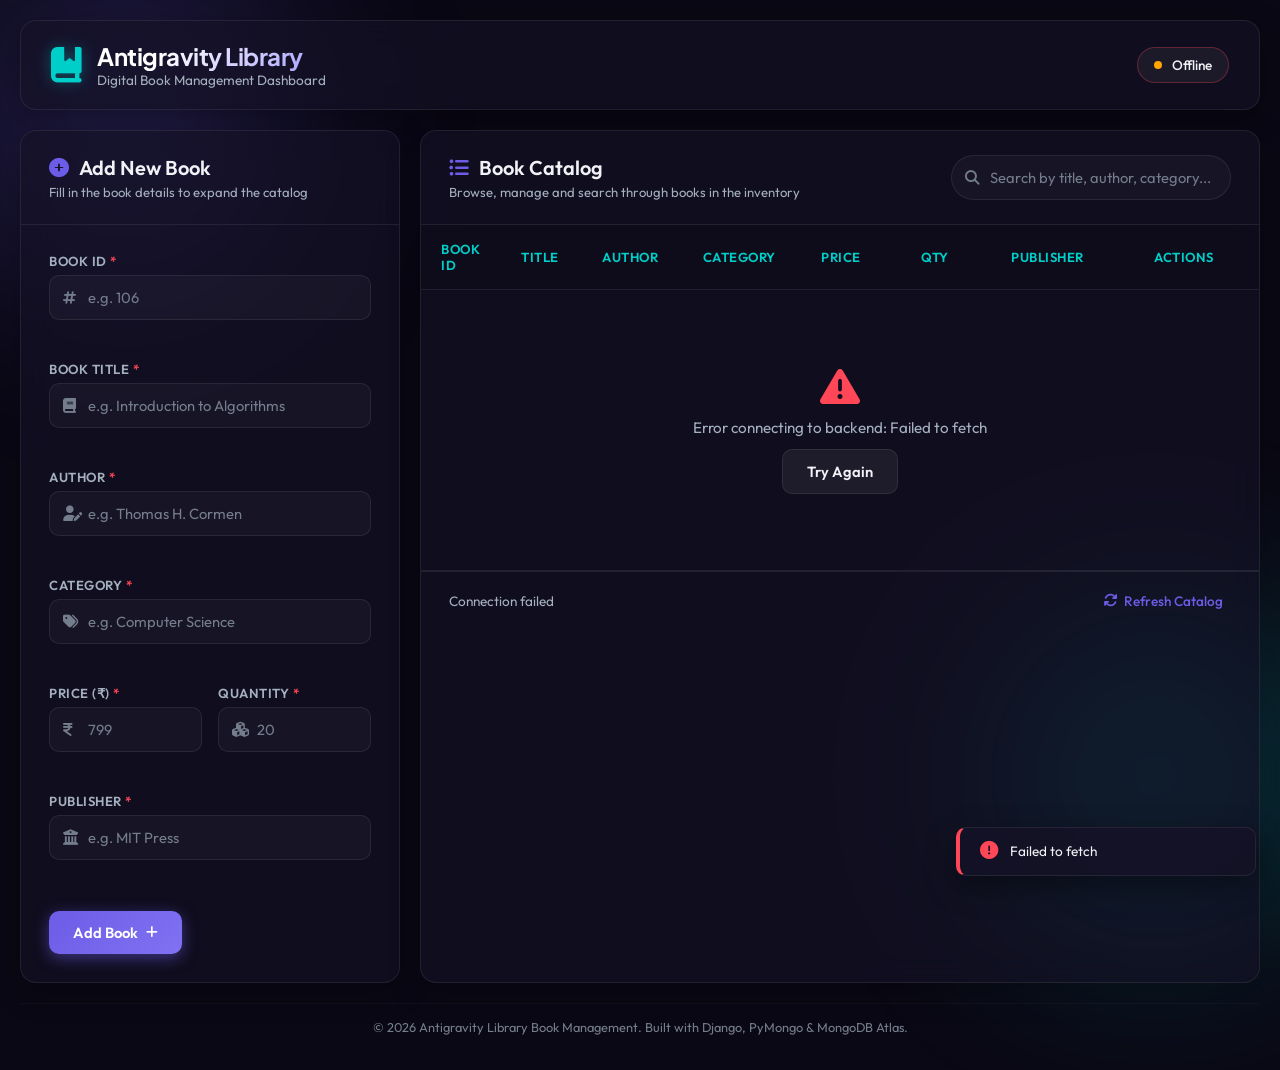
<file: LibraryManagement/Frontend/index.html>
<!DOCTYPE html>
<html lang="en">
<head>
    <meta charset="UTF-8">
    <meta name="viewport" content="width=device-width, initial-scale=1.0">
    <title>Library Book Management System</title>
    <!-- Modern Google Font -->
    <link rel="preconnect" href="https://fonts.googleapis.com">
    <link rel="preconnect" href="https://fonts.gstatic.com" crossorigin>
    <link href="https://fonts.googleapis.com/css2?family=Outfit:wght@300;400;500;600;700;800&family=Plus+Jakarta+Sans:wght@300;400;500;600;700&display=swap" rel="stylesheet">
    <!-- FontAwesome for icons -->
    <link rel="stylesheet" href="https://cdnjs.cloudflare.com/ajax/libs/font-awesome/6.4.0/css/all.min.css">
    <link rel="stylesheet" href="style.css">
</head>
<body>
    <!-- Background elements -->
    <div class="blob blob-purple"></div>
    <div class="blob blob-cyan"></div>
    
    <div class="app-container">
        <!-- Header -->
        <header class="app-header">
            <div class="logo-area">
                <i class="fa-solid fa-book-bookmark logo-icon"></i>
                <div class="logo-text">
                    <h1>Antigravity Library</h1>
                    <p>Digital Book Management Dashboard</p>
                </div>
            </div>
            <div class="status-badge" id="db-status-badge">
                <span class="status-dot pulse"></span>
                <span id="db-status-text">Connecting...</span>
            </div>
        </header>

        <!-- Main Dashboard Content -->
        <main class="dashboard-grid">
            <!-- Left Panel: Form Card -->
            <section class="panel-card form-panel">
                <div class="card-header">
                    <h2 id="form-title-text"><i class="fa-solid fa-plus-circle header-icon"></i> Add New Book</h2>
                    <p id="form-desc-text">Fill in the book details to expand the catalog</p>
                </div>
                
                <form id="book-form" novalidate>
                    <!-- Book ID -->
                    <div class="form-group">
                        <label for="book_id">Book ID <span class="required">*</span></label>
                        <div class="input-wrapper">
                            <i class="fa-solid fa-hashtag input-icon"></i>
                            <input type="number" id="book_id" placeholder="e.g. 106" min="1" required>
                        </div>
                        <span class="error-msg" id="error-book_id"></span>
                    </div>

                    <!-- Title -->
                    <div class="form-group">
                        <label for="title">Book Title <span class="required">*</span></label>
                        <div class="input-wrapper">
                            <i class="fa-solid fa-book input-icon"></i>
                            <input type="text" id="title" placeholder="e.g. Introduction to Algorithms" required>
                        </div>
                        <span class="error-msg" id="error-title"></span>
                    </div>

                    <!-- Author -->
                    <div class="form-group">
                        <label for="author">Author <span class="required">*</span></label>
                        <div class="input-wrapper">
                            <i class="fa-solid fa-user-pen input-icon"></i>
                            <input type="text" id="author" placeholder="e.g. Thomas H. Cormen" required>
                        </div>
                        <span class="error-msg" id="error-author"></span>
                    </div>

                    <!-- Category -->
                    <div class="form-group">
                        <label for="category">Category <span class="required">*</span></label>
                        <div class="input-wrapper">
                            <i class="fa-solid fa-tags input-icon"></i>
                            <input type="text" id="category" placeholder="e.g. Computer Science" list="categories-list" required>
                            <datalist id="categories-list">
                                <option value="Programming">
                                <option value="Web Development">
                                <option value="Database">
                                <option value="Frontend">
                                <option value="Algorithms">
                                <option value="Artificial Intelligence">
                                </datalist>
                        </div>
                        <span class="error-msg" id="error-category"></span>
                    </div>

                    <!-- Price & Quantity (2 columns) -->
                    <div class="form-row">
                        <div class="form-group">
                            <label for="price">Price (₹) <span class="required">*</span></label>
                            <div class="input-wrapper">
                                <i class="fa-solid fa-indian-rupee-sign input-icon"></i>
                                <input type="number" id="price" placeholder="799" min="0" step="0.01" required>
                            </div>
                            <span class="error-msg" id="error-price"></span>
                        </div>

                        <div class="form-group">
                            <label for="quantity">Quantity <span class="required">*</span></label>
                            <div class="input-wrapper">
                                <i class="fa-solid fa-cubes input-icon"></i>
                                <input type="number" id="quantity" placeholder="20" min="0" required>
                            </div>
                            <span class="error-msg" id="error-quantity"></span>
                        </div>
                    </div>

                    <!-- Publisher -->
                    <div class="form-group">
                        <label for="publisher">Publisher <span class="required">*</span></label>
                        <div class="input-wrapper">
                            <i class="fa-solid fa-building-columns input-icon"></i>
                            <input type="text" id="publisher" placeholder="e.g. MIT Press" required>
                        </div>
                        <span class="error-msg" id="error-publisher"></span>
                    </div>

                    <!-- Form Action Buttons -->
                    <div class="form-actions">
                        <button type="submit" id="submit-btn" class="btn btn-primary">
                            <span id="btn-text">Add Book</span>
                            <i class="fa-solid fa-plus btn-icon"></i>
                        </button>
                        <button type="button" id="cancel-btn" class="btn btn-secondary hidden">
                            <span>Cancel</span>
                            <i class="fa-solid fa-xmark btn-icon"></i>
                        </button>
                    </div>
                </form>
            </section>

            <!-- Right Panel: Grid / List Panel -->
            <section class="panel-card list-panel">
                <div class="list-header">
                    <div class="header-titles">
                        <h2><i class="fa-solid fa-list-ul header-icon"></i> Book Catalog</h2>
                        <p>Browse, manage and search through books in the inventory</p>
                    </div>
                    <!-- Quick Search / Filter -->
                    <div class="search-box">
                        <i class="fa-solid fa-magnifying-glass search-icon"></i>
                        <input type="text" id="search-input" placeholder="Search by title, author, category...">
                    </div>
                </div>

                <!-- Table Wrapper -->
                <div class="table-container">
                    <table class="books-table" id="books-table">
                        <thead>
                            <tr>
                                <th style="width: 80px;">Book ID</th>
                                <th>Title</th>
                                <th>Author</th>
                                <th>Category</th>
                                <th style="width: 100px;">Price</th>
                                <th style="width: 90px;">Qty</th>
                                <th>Publisher</th>
                                <th style="width: 150px; text-align: center;">Actions</th>
                            </tr>
                        </thead>
                        <tbody id="books-list-body">
                            <!-- Populated dynamically via JS -->
                            <tr class="placeholder-row">
                                <td colspan="8">
                                    <div class="loading-state">
                                        <div class="spinner"></div>
                                        <p>Loading books from database...</p>
                                    </div>
                                </td>
                            </tr>
                        </tbody>
                    </table>
                </div>

                <div class="table-footer">
                    <span id="total-count">Total: 0 books</span>
                    <button id="refresh-btn" class="btn btn-text">
                        <i class="fa-solid fa-arrows-rotate"></i> Refresh Catalog
                    </button>
                </div>
            </section>
        </main>
        
        <!-- App Footer -->
        <footer class="app-footer-bar">
            <p>&copy; 2026 Antigravity Library Book Management. Built with Django, PyMongo & MongoDB Atlas.</p>
        </footer>
    </div>

    <!-- Toast Notification Container -->
    <div id="toast-container" class="toast-container"></div>
    
    <script src="script.js"></script>
</body>
</html>
</file>
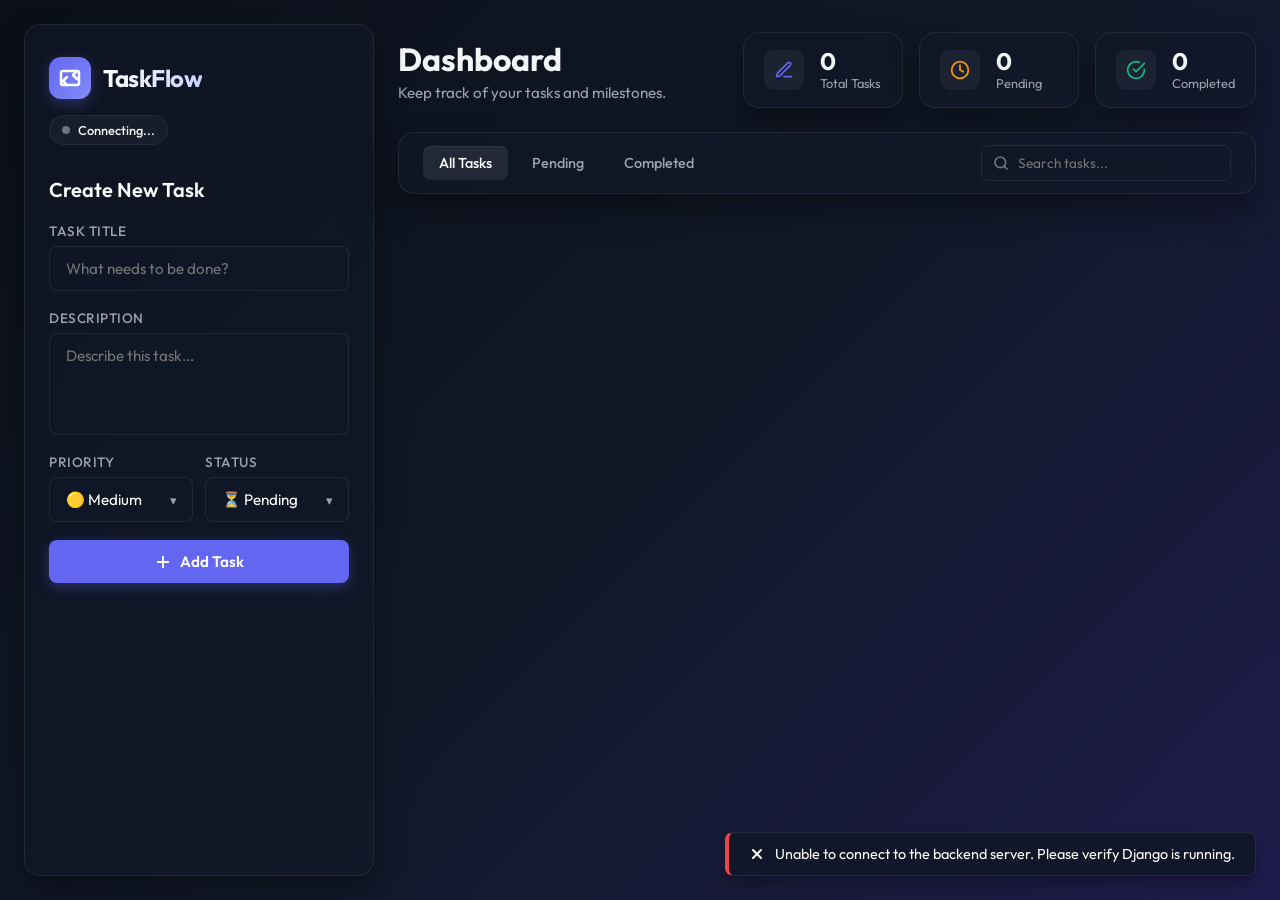
<file: TodoApp/Frontend/index.html>
<!DOCTYPE html>
<html lang="en">
<head>
    <meta charset="UTF-8">
    <meta name="viewport" content="width=device-width, initial-scale=1.0">
    <title>TaskFlow | To-Do List Management System</title>
    <link rel="stylesheet" href="style.css">
    <!-- Google Fonts -->
    <link rel="preconnect" href="https://fonts.googleapis.com">
    <link rel="preconnect" href="https://fonts.gstatic.com" crossorigin>
    <link href="https://fonts.googleapis.com/css2?family=Outfit:wght@300;400;500;600;700;800&display=swap" rel="stylesheet">
</head>
<body>
    <div class="app-container">
        <!-- Sidebar / Task Form Panel -->
        <aside class="sidebar glass-panel">
            <div class="logo-area">
                <div class="logo-icon">
                    <svg xmlns="http://www.w3.org/2000/svg" width="24" height="24" viewBox="0 0 24 24" fill="none" stroke="currentColor" stroke-width="2.5" stroke-linecap="round" stroke-linejoin="round"><path d="m9 11-4 4 4 4"/><path d="m19 13-4-4 4-4"/><path d="M5 5h14a2 2 0 0 1 2 2v10a2 2 0 0 1-2 2H5a2 2 0 0 1-2-2V7a2 2 0 0 1 2-2Z"/></svg>
                </div>
                <h1>TaskFlow</h1>
            </div>
            
            <div class="db-status-badge" id="db-status-badge">
                <span class="status-dot"></span>
                <span class="status-text">Connecting...</span>
            </div>
            
            <div class="form-card">
                <h2>Create New Task</h2>
                <form id="add-task-form">
                    <div class="input-group">
                        <label for="task-title">Task Title</label>
                        <input type="text" id="task-title" placeholder="What needs to be done?" required>
                    </div>
                    
                    <div class="input-group">
                        <label for="task-desc">Description</label>
                        <textarea id="task-desc" rows="4" placeholder="Describe this task..." required></textarea>
                    </div>
                    
                    <div class="form-row">
                        <div class="input-group">
                            <label for="task-priority">Priority</label>
                            <div class="select-wrapper">
                                <select id="task-priority" required>
                                    <option value="High">🔴 High</option>
                                    <option value="Medium" selected>🟡 Medium</option>
                                    <option value="Low">🟢 Low</option>
                                </select>
                            </div>
                        </div>
                        
                        <div class="input-group">
                            <label for="task-status">Status</label>
                            <div class="select-wrapper">
                                <select id="task-status" required>
                                    <option value="Pending" selected>⏳ Pending</option>
                                    <option value="Completed">✅ Completed</option>
                                </select>
                            </div>
                        </div>
                    </div>
                    
                    <button type="submit" class="btn btn-primary">
                        <svg xmlns="http://www.w3.org/2000/svg" width="18" height="18" viewBox="0 0 24 24" fill="none" stroke="currentColor" stroke-width="2.5" stroke-linecap="round" stroke-linejoin="round"><line x1="12" y1="5" x2="12" y2="19"></line><line x1="5" y1="12" x2="19" y2="12"></line></svg>
                        Add Task
                    </button>
                </form>
            </div>
        </aside>

        <!-- Main Task List Area -->
        <main class="main-content">
            <!-- Header & Stats Dashboard -->
            <header class="dashboard-header">
                <div class="welcome-text">
                    <h1>Dashboard</h1>
                    <p>Keep track of your tasks and milestones.</p>
                </div>
                
                <!-- Quick Stats Grid -->
                <div class="stats-grid">
                    <div class="stat-card glass-panel count-all">
                        <div class="stat-icon">
                            <svg xmlns="http://www.w3.org/2000/svg" width="20" height="20" viewBox="0 0 24 24" fill="none" stroke="currentColor" stroke-width="2" stroke-linecap="round" stroke-linejoin="round"><path d="M12 20h9"/><path d="M16.5 3.5a2.12 2.12 0 0 1 3 3L7 19l-4 1 1-4Z"/></svg>
                        </div>
                        <div class="stat-info">
                            <span class="stat-value" id="stat-total-count">0</span>
                            <span class="stat-label">Total Tasks</span>
                        </div>
                    </div>
                    
                    <div class="stat-card glass-panel count-pending">
                        <div class="stat-icon text-warning">
                            <svg xmlns="http://www.w3.org/2000/svg" width="20" height="20" viewBox="0 0 24 24" fill="none" stroke="currentColor" stroke-width="2" stroke-linecap="round" stroke-linejoin="round"><circle cx="12" cy="12" r="10"/><polyline points="12 6 12 12 16 14"/></svg>
                        </div>
                        <div class="stat-info">
                            <span class="stat-value text-warning" id="stat-pending-count">0</span>
                            <span class="stat-label">Pending</span>
                        </div>
                    </div>
                    
                    <div class="stat-card glass-panel count-completed">
                        <div class="stat-icon text-success">
                            <svg xmlns="http://www.w3.org/2000/svg" width="20" height="20" viewBox="0 0 24 24" fill="none" stroke="currentColor" stroke-width="2" stroke-linecap="round" stroke-linejoin="round"><path d="M22 11.08V12a10 10 0 1 1-5.93-9.14"/><polyline points="22 4 12 14.01 9 11.01"/></svg>
                        </div>
                        <div class="stat-info">
                            <span class="stat-value text-success" id="stat-completed-count">0</span>
                            <span class="stat-label">Completed</span>
                        </div>
                    </div>
                </div>
            </header>

            <!-- Filter & Filter Actions Bar -->
            <div class="action-bar glass-panel">
                <div class="filter-tabs">
                    <button class="filter-tab active" data-filter="all">All Tasks</button>
                    <button class="filter-tab" data-filter="Pending">Pending</button>
                    <button class="filter-tab" data-filter="Completed">Completed</button>
                </div>
                
                <div class="search-bar">
                    <svg xmlns="http://www.w3.org/2000/svg" width="16" height="16" viewBox="0 0 24 24" fill="none" stroke="currentColor" stroke-width="2.5" stroke-linecap="round" stroke-linejoin="round"><circle cx="11" cy="11" r="8"></circle><line x1="21" y1="21" x2="16.65" y2="16.65"></line></svg>
                    <input type="text" id="search-input" placeholder="Search tasks...">
                </div>
            </div>

            <!-- Task List Grid -->
            <div class="tasks-container" id="tasks-container">
                <!-- Loading State -->
                <div class="loading-spinner-wrapper" id="loading-state">
                    <div class="spinner"></div>
                    <p>Loading your schedule...</p>
                </div>

                <!-- Empty State -->
                <div class="empty-state hidden" id="empty-state">
                    <div class="empty-icon">
                        <svg xmlns="http://www.w3.org/2000/svg" width="48" height="48" viewBox="0 0 24 24" fill="none" stroke="currentColor" stroke-width="1.5" stroke-linecap="round" stroke-linejoin="round"><path d="M14.5 2H6a2 2 0 0 0-2 2v16a2 2 0 0 0 2 2h12a2 2 0 0 0 2-2V7.5L14.5 2z"/><polyline points="14 2 14 8 20 8"/><path d="M16 13H8"/><path d="M16 17H8"/><path d="M10 9H8"/></svg>
                    </div>
                    <h3>No tasks found</h3>
                    <p>Create a task to get started on your agenda!</p>
                </div>

                <!-- Tasks will be rendered dynamically here -->
            </div>
        </main>
    </div>

    <!-- Update Task Modal -->
    <div class="modal-overlay" id="update-modal">
        <div class="modal-content glass-panel animate-slide-down">
            <button class="close-btn" id="close-modal-btn">
                <svg xmlns="http://www.w3.org/2000/svg" width="20" height="20" viewBox="0 0 24 24" fill="none" stroke="currentColor" stroke-width="2.5" stroke-linecap="round" stroke-linejoin="round"><line x1="18" y1="6" x2="6" y2="18"></line><line x1="6" y1="6" x2="18" y2="18"></line></svg>
            </button>
            <h2>Update Task</h2>
            <form id="update-task-form">
                <input type="hidden" id="edit-task-id">
                
                <div class="input-group">
                    <label for="edit-task-title">Task Title</label>
                    <input type="text" id="edit-task-title" required>
                </div>
                
                <div class="input-group">
                    <label for="edit-task-desc">Description</label>
                    <textarea id="edit-task-desc" rows="4" required></textarea>
                </div>
                
                <div class="form-row">
                    <div class="input-group">
                        <label for="edit-task-priority">Priority</label>
                        <div class="select-wrapper">
                            <select id="edit-task-priority" required>
                                <option value="High">🔴 High</option>
                                <option value="Medium">🟡 Medium</option>
                                <option value="Low">🟢 Low</option>
                            </select>
                        </div>
                    </div>
                    
                    <div class="input-group">
                        <label for="edit-task-status">Status</label>
                        <div class="select-wrapper">
                            <select id="edit-task-status" required>
                                <option value="Pending">⏳ Pending</option>
                                <option value="Completed">✅ Completed</option>
                            </select>
                        </div>
                    </div>
                </div>
                
                <div class="modal-actions">
                    <button type="button" class="btn btn-secondary" id="cancel-edit-btn">Cancel</button>
                    <button type="submit" class="btn btn-primary">Save Changes</button>
                </div>
            </form>
        </div>
    </div>

    <!-- Notification Toast -->
    <div class="toast-container" id="toast-container"></div>
    
    <!-- App Logic -->
    <script src="script.js"></script>
</body>
</html>
</file>
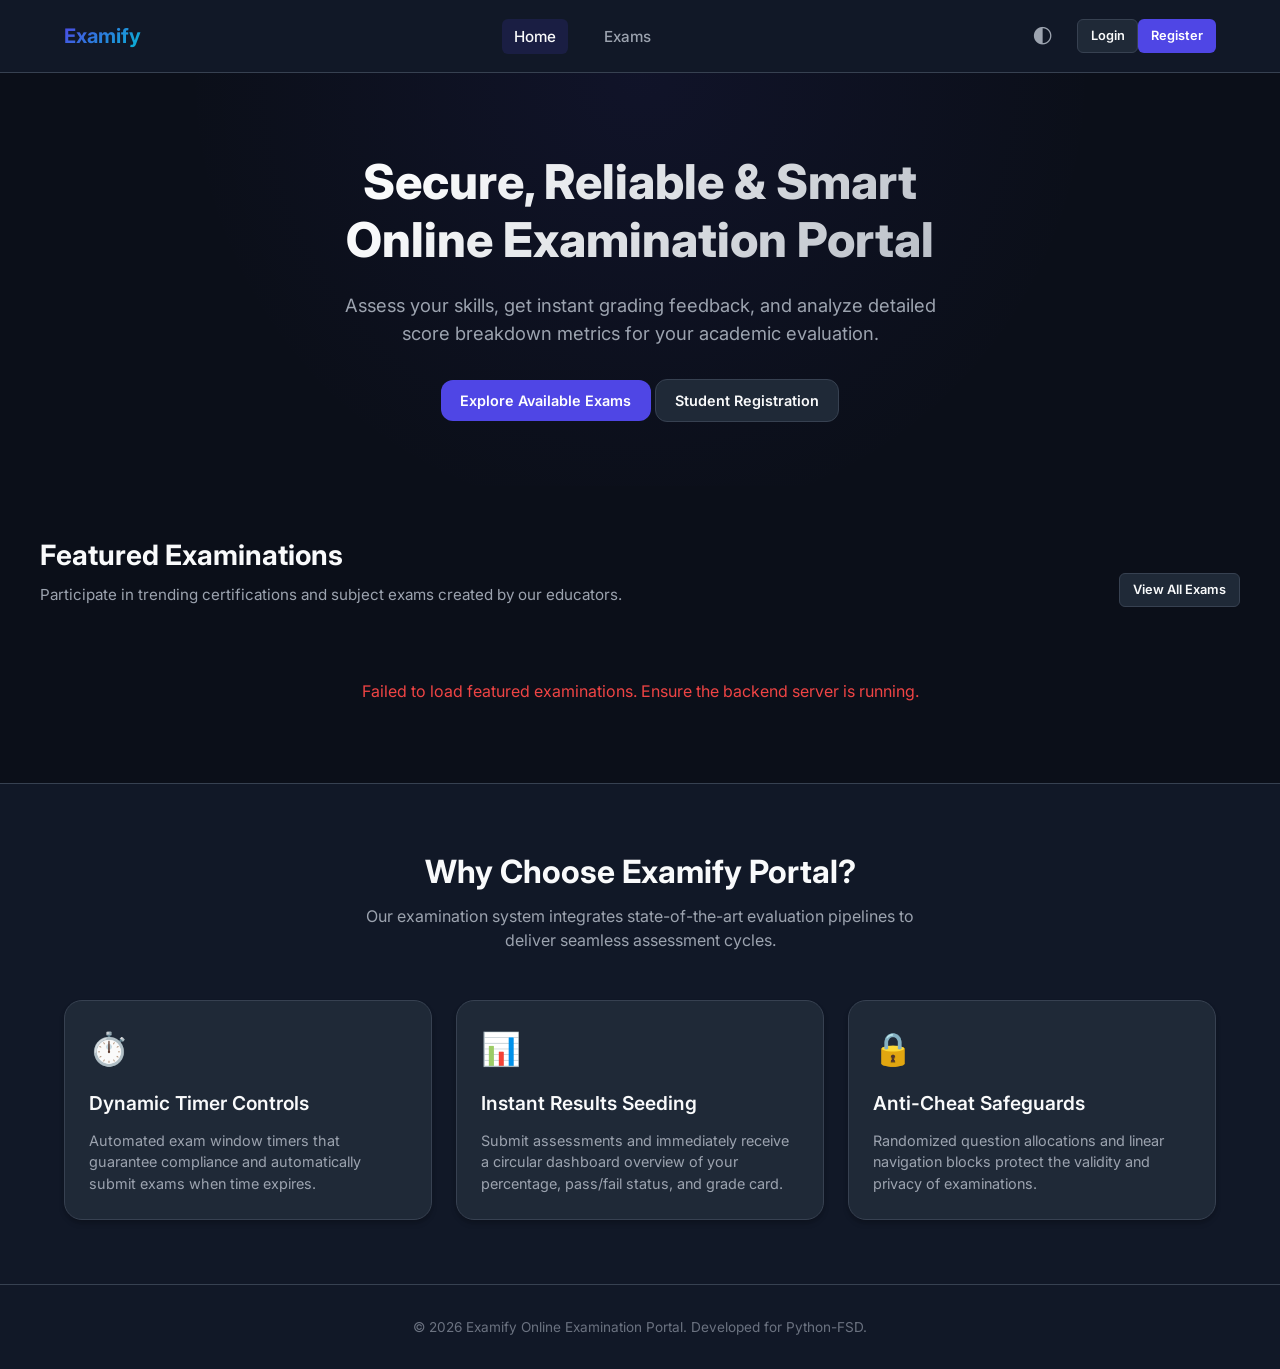
<file: Examination/OnlineExaminationSystem/Frontend/index.html>
<!DOCTYPE html>
<html lang="en">
<head>
  <meta charset="UTF-8">
  <meta name="viewport" content="width=device-width, initial-scale=1.0">
  <title>Online Examination System | Home</title>
  <meta name="description" content="Conduct examinations online, manage questions, evaluate student performance, and view instant results on our digital portal.">
  <link rel="stylesheet" href="style.css">
  <script defer src="script.js"></script>
</head>
<body>

  <!-- Navigation Bar -->
  <header>
    <div class="container navbar">
      <a href="index.html" class="logo">
        <span>Examify</span>
      </a>
      <nav>
        <ul class="nav-links">
          <li><a href="index.html" class="nav-link active">Home</a></li>
          <li><a href="exams.html" class="nav-link">Exams</a></li>
          <li id="student-dash-nav" style="display:none;"><a href="student_dashboard.html" class="nav-link">Dashboard</a></li>
          <li id="admin-dash-nav" style="display:none;"><a href="admin_dashboard.html" class="nav-link">Admin Portal</a></li>
        </ul>
      </nav>
      <div class="nav-actions">
        <button class="theme-toggle" id="theme-btn" aria-label="Toggle Theme">🌓</button>
        <div id="auth-buttons">
          <a href="login.html" class="btn btn-secondary btn-sm">Login</a>
          <a href="register.html" class="btn btn-primary btn-sm">Register</a>
        </div>
        <div id="user-menu" style="display:none; align-items:center; gap:1rem;">
          <span id="user-name" style="font-weight:600; font-size:0.9rem;"></span>
          <button id="logout-btn" class="btn btn-secondary btn-sm">Logout</button>
        </div>
      </div>
    </div>
  </header>

  <!-- Hero Section -->
  <section class="hero">
    <div class="container">
      <h1>Secure, Reliable & Smart<br><span>Online Examination Portal</span></h1>
      <p>Assess your skills, get instant grading feedback, and analyze detailed score breakdown metrics for your academic evaluation.</p>
      <div>
        <a href="exams.html" class="btn btn-primary btn-lg">Explore Available Exams</a>
        <a href="register.html" class="btn btn-secondary btn-lg">Student Registration</a>
      </div>
    </div>
  </section>

  <!-- Featured Exams Section -->
  <section class="container" style="padding: 3rem 0;">
    <div class="section-header">
      <div class="section-title">
        <h2>Featured Examinations</h2>
        <p>Participate in trending certifications and subject exams created by our educators.</p>
      </div>
      <a href="exams.html" class="btn btn-secondary btn-sm">View All Exams</a>
    </div>
    
    <div class="grid-3" id="featured-exams-list">
      <!-- Dynamically populated via script.js -->
      <div style="grid-column: 1 / -1; text-align: center; color: var(--text-secondary); padding: 2rem;">
        Loading featured examinations...
      </div>
    </div>
  </section>

  <!-- About Section -->
  <section class="about-section">
    <div class="container">
      <div class="section-header" style="text-align: center; display: block; margin-bottom: 3rem;">
        <h2 style="font-size: 2rem; margin-bottom: 0.5rem;">Why Choose Examify Portal?</h2>
        <p style="color: var(--text-secondary); max-width: 600px; margin: 0 auto;">Our examination system integrates state-of-the-art evaluation pipelines to deliver seamless assessment cycles.</p>
      </div>
      
      <div class="grid-3" style="margin-top: 2rem;">
        <div class="card">
          <div style="font-size: 2rem; margin-bottom: 1rem; color: var(--accent);">⏱️</div>
          <h3 class="card-title">Dynamic Timer Controls</h3>
          <p style="color: var(--text-secondary); font-size: 0.9rem;">Automated exam window timers that guarantee compliance and automatically submit exams when time expires.</p>
        </div>
        <div class="card">
          <div style="font-size: 2rem; margin-bottom: 1rem; color: var(--success);">📊</div>
          <h3 class="card-title">Instant Results Seeding</h3>
          <p style="color: var(--text-secondary); font-size: 0.9rem;">Submit assessments and immediately receive a circular dashboard overview of your percentage, pass/fail status, and grade card.</p>
        </div>
        <div class="card">
          <div style="font-size: 2rem; margin-bottom: 1rem; color: var(--primary);">🔒</div>
          <h3 class="card-title">Anti-Cheat Safeguards</h3>
          <p style="color: var(--text-secondary); font-size: 0.9rem;">Randomized question allocations and linear navigation blocks protect the validity and privacy of examinations.</p>
        </div>
      </div>
    </div>
  </section>

  <!-- Footer -->
  <footer class="footer">
    <div class="container">
      <p>&copy; 2026 Examify Online Examination Portal. Developed for Python-FSD.</p>
    </div>
  </footer>

  <!-- Toast Notification -->
  <div id="toast" class="toast"></div>

</body>
</html>
</file>
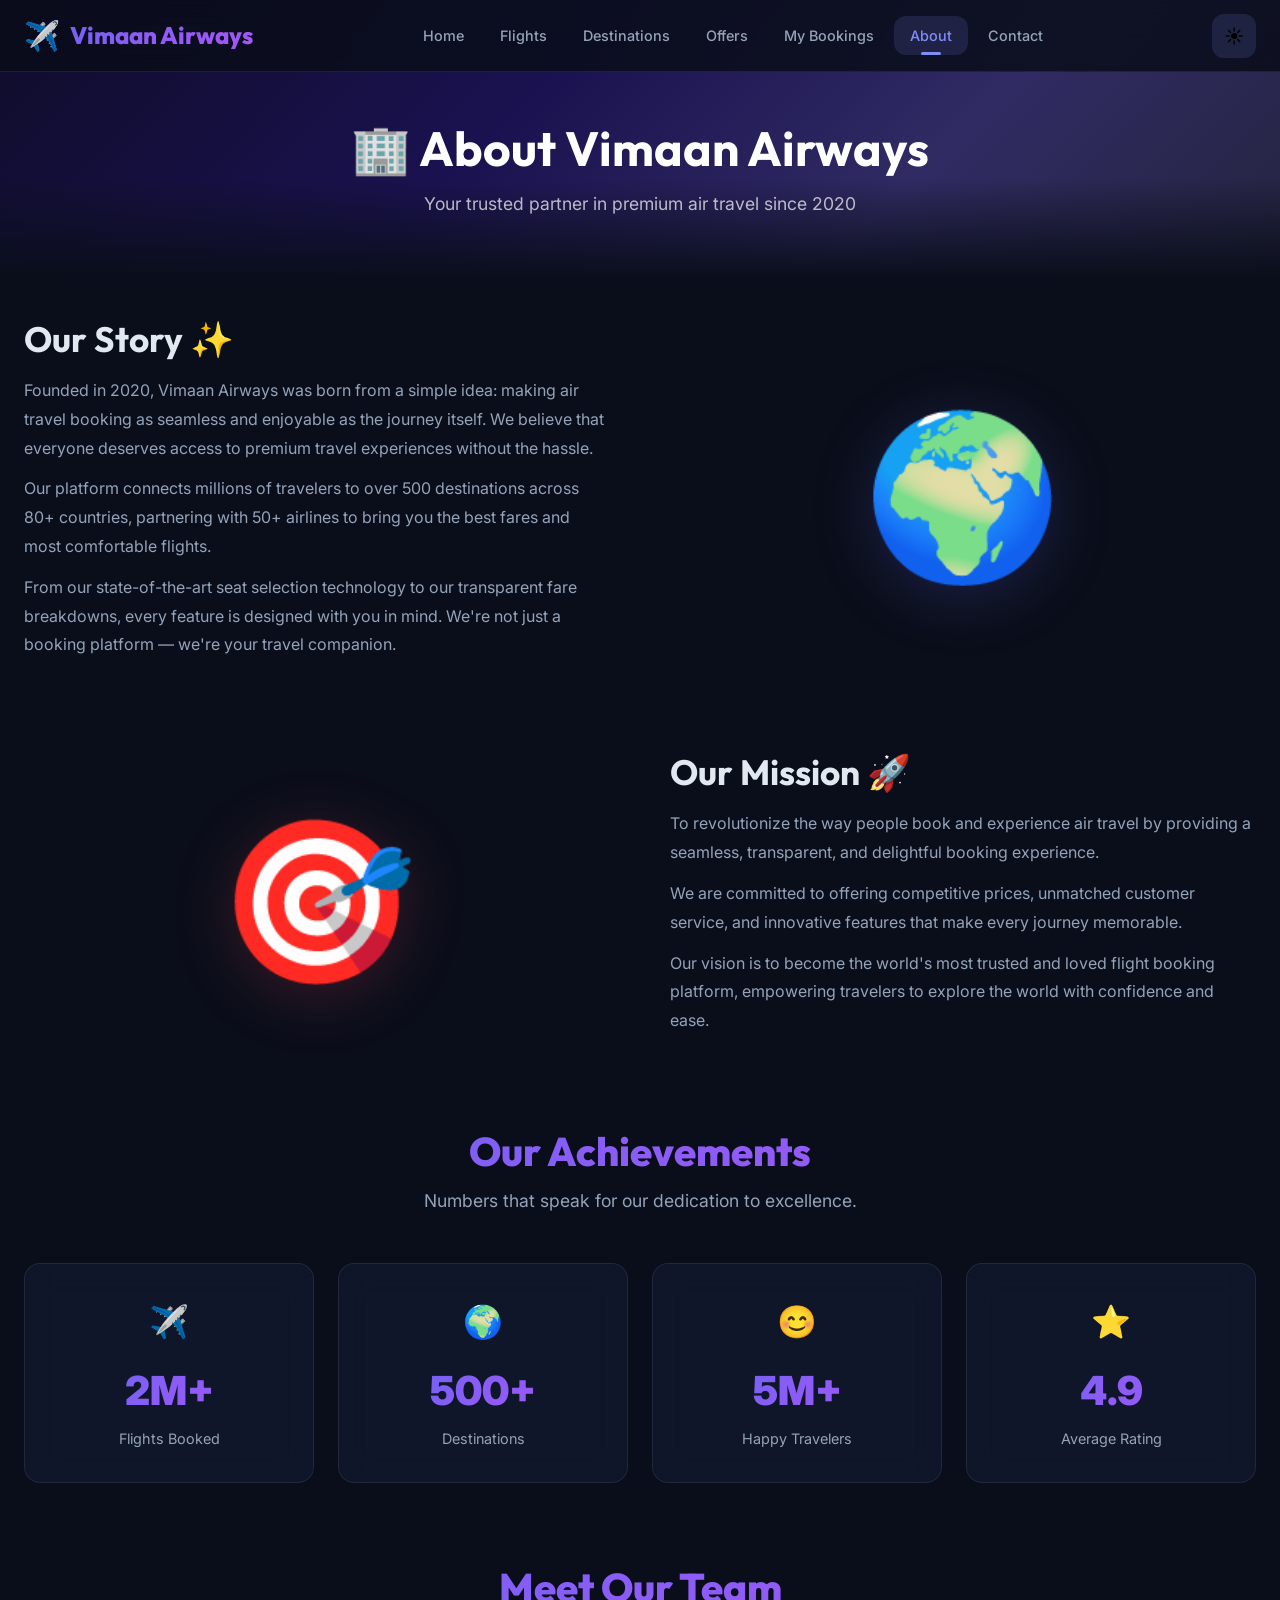
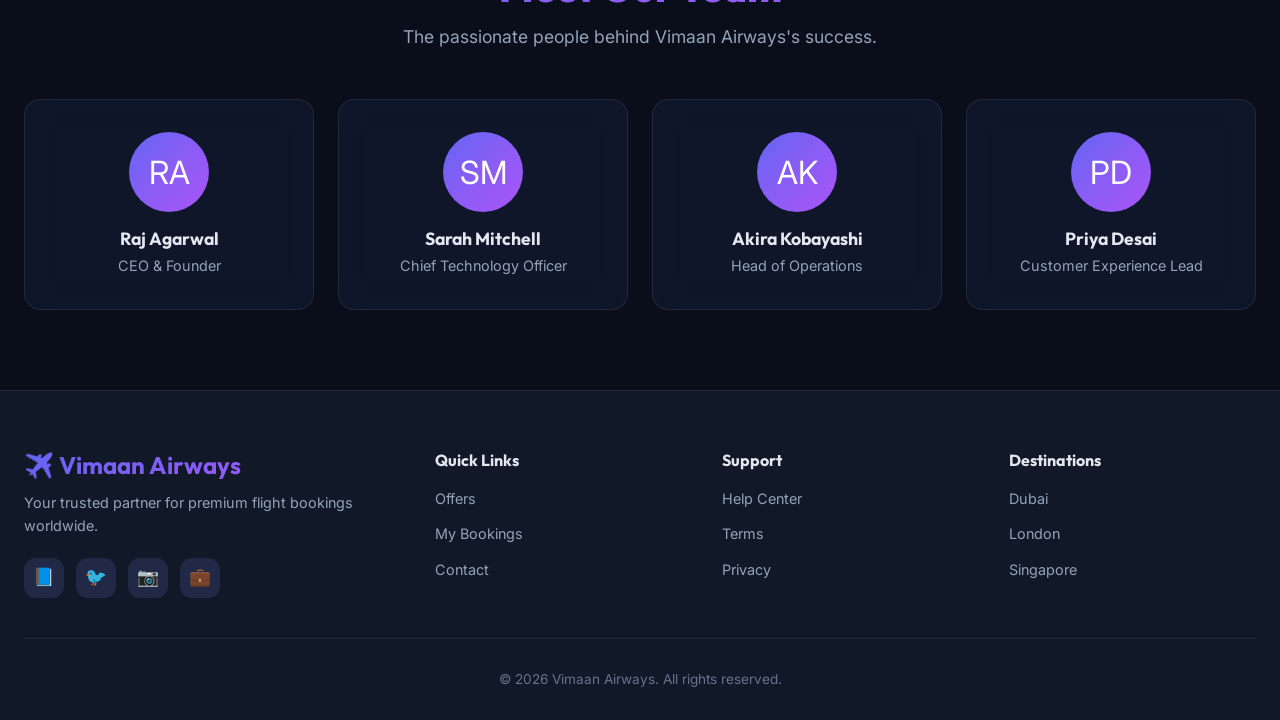
<file: Flight-Booking-Website/pages/about.html>
<!DOCTYPE html>
<html lang="en" data-theme="dark">
<head>
  <meta charset="UTF-8">
  <meta name="viewport" content="width=device-width, initial-scale=1.0">
  <meta name="description" content="Learn about Vimaan Airways — your premium flight booking partner. Our mission, team, and achievements.">
  <title>About Us — Vimaan Airways</title>
  <link rel="stylesheet" href="../style.css">
</head>
<body>

  <!-- Navigation -->
  <nav class="navbar">
    <div class="nav-container">
      <a href="../index.html" class="nav-logo"><span class="logo-icon">✈️</span> Vimaan Airways</a>
      <div class="nav-links" id="navLinks">
        <a href="../index.html">Home</a>
        <a href="flights.html">Flights</a>
        <a href="../index.html#destinations">Destinations</a>
        <a href="offers.html">Offers</a>
        <a href="my-bookings.html">My Bookings</a>
        <a href="about.html" class="active">About</a>
        <a href="contact.html">Contact</a>
      </div>
      <div class="nav-actions">
        <button class="theme-toggle" aria-label="Toggle theme">🌙</button>
        <button class="hamburger" aria-label="Menu"><span></span><span></span><span></span></button>
      </div>
    </div>
  </nav>
  <div class="mobile-overlay"></div>

  <!-- Page Header -->
  <div class="page-header">
    <h1>🏢 About Vimaan Airways</h1>
    <p>Your trusted partner in premium air travel since 2020</p>
  </div>

  <!-- About Content -->
  <section class="about-page">
    <div class="container">

      <!-- Our Story -->
      <div class="about-grid animate-on-scroll fade-in">
        <div class="about-text">
          <h2>Our Story ✨</h2>
          <p>Founded in 2020, Vimaan Airways was born from a simple idea: making air travel booking as seamless and enjoyable as the journey itself. We believe that everyone deserves access to premium travel experiences without the hassle.</p>
          <p>Our platform connects millions of travelers to over 500 destinations across 80+ countries, partnering with 50+ airlines to bring you the best fares and most comfortable flights.</p>
          <p>From our state-of-the-art seat selection technology to our transparent fare breakdowns, every feature is designed with you in mind. We're not just a booking platform — we're your travel companion.</p>
        </div>
        <div style="display: flex; align-items: center; justify-content: center;">
          <div style="font-size: 10rem; filter: drop-shadow(0 10px 30px rgba(99,102,241,0.2));">🌍</div>
        </div>
      </div>

      <!-- Mission -->
      <div class="about-grid animate-on-scroll slide-up" style="margin-bottom: 80px;">
        <div style="display: flex; align-items: center; justify-content: center;">
          <div style="font-size: 10rem; filter: drop-shadow(0 10px 30px rgba(244,63,94,0.2));">🎯</div>
        </div>
        <div class="about-text">
          <h2>Our Mission 🚀</h2>
          <p>To revolutionize the way people book and experience air travel by providing a seamless, transparent, and delightful booking experience.</p>
          <p>We are committed to offering competitive prices, unmatched customer service, and innovative features that make every journey memorable.</p>
          <p>Our vision is to become the world's most trusted and loved flight booking platform, empowering travelers to explore the world with confidence and ease.</p>
        </div>
      </div>

      <!-- Stats -->
      <h2 class="section-title">Our Achievements</h2>
      <p class="section-subtitle">Numbers that speak for our dedication to excellence.</p>

      <div class="stats-grid">
        <div class="stat-card animate-on-scroll zoom-in">
          <div class="icon">✈️</div>
          <div class="number">2M+</div>
          <div class="label">Flights Booked</div>
        </div>
        <div class="stat-card animate-on-scroll zoom-in" style="animation-delay: 0.1s;">
          <div class="icon">🌍</div>
          <div class="number">500+</div>
          <div class="label">Destinations</div>
        </div>
        <div class="stat-card animate-on-scroll zoom-in" style="animation-delay: 0.2s;">
          <div class="icon">😊</div>
          <div class="number">5M+</div>
          <div class="label">Happy Travelers</div>
        </div>
        <div class="stat-card animate-on-scroll zoom-in" style="animation-delay: 0.3s;">
          <div class="icon">⭐</div>
          <div class="number">4.9</div>
          <div class="label">Average Rating</div>
        </div>
      </div>

      <!-- Team -->
      <h2 class="section-title" style="margin-top: 80px;">Meet Our Team</h2>
      <p class="section-subtitle">The passionate people behind Vimaan Airways's success.</p>

      <div class="team-grid">
        <div class="team-card animate-on-scroll slide-up">
          <div class="team-avatar">RA</div>
          <h4>Raj Agarwal</h4>
          <p>CEO & Founder</p>
        </div>
        <div class="team-card animate-on-scroll slide-up" style="animation-delay: 0.1s;">
          <div class="team-avatar">SM</div>
          <h4>Sarah Mitchell</h4>
          <p>Chief Technology Officer</p>
        </div>
        <div class="team-card animate-on-scroll slide-up" style="animation-delay: 0.2s;">
          <div class="team-avatar">AK</div>
          <h4>Akira Kobayashi</h4>
          <p>Head of Operations</p>
        </div>
        <div class="team-card animate-on-scroll slide-up" style="animation-delay: 0.3s;">
          <div class="team-avatar">PD</div>
          <h4>Priya Desai</h4>
          <p>Customer Experience Lead</p>
        </div>
      </div>

    </div>
  </section>

  <!-- Footer -->
  <footer class="footer">
    <div class="container">
      <div class="footer-grid">
        <div class="footer-brand">
          <h3>✈️ Vimaan Airways</h3>
          <p>Your trusted partner for premium flight bookings worldwide.</p>
          <div class="social-links"><a href="#">📘</a><a href="#">🐦</a><a href="#">📷</a><a href="#">💼</a></div>
        </div>
        <div class="footer-column"><h4>Quick Links</h4><ul><li><a href="offers.html">Offers</a></li><li><a href="my-bookings.html">My Bookings</a></li><li><a href="contact.html">Contact</a></li></ul></div>
        <div class="footer-column"><h4>Support</h4><ul><li><a href="#">Help Center</a></li><li><a href="#">Terms</a></li><li><a href="#">Privacy</a></li></ul></div>
        <div class="footer-column"><h4>Destinations</h4><ul><li><a href="flights.html?to=DXB">Dubai</a></li><li><a href="flights.html?to=LHR">London</a></li><li><a href="flights.html?to=SIN">Singapore</a></li></ul></div>
      </div>
      <div class="footer-bottom"><p>© 2026 Vimaan Airways. All rights reserved.</p></div>
    </div>
  </footer>

  <button class="back-to-top" aria-label="Back to top">↑</button>
  <script src="../script.js"></script>
</body>
</html>
</file>
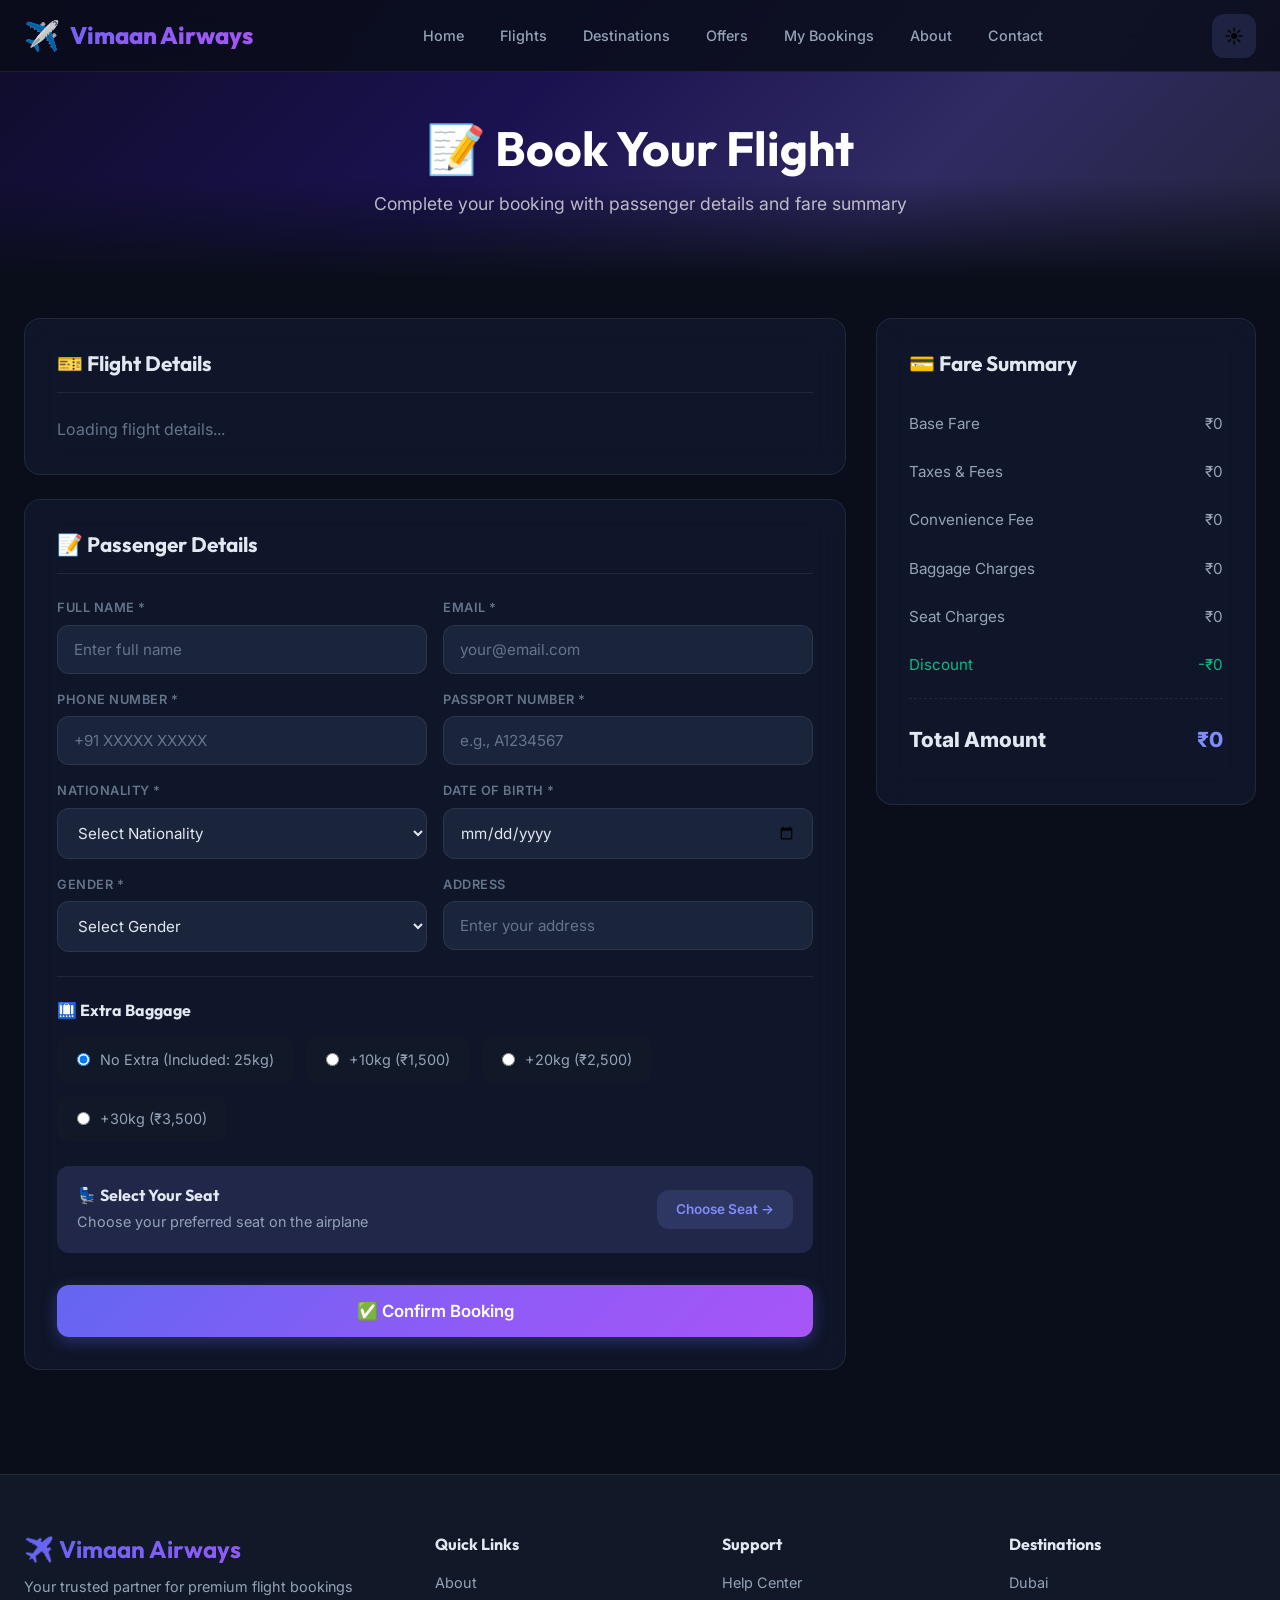
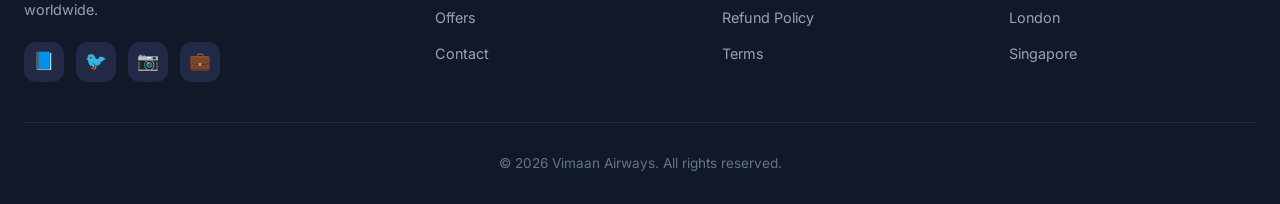
<file: Flight-Booking-Website/pages/booking.html>
<!DOCTYPE html>
<html lang="en" data-theme="dark">
<head>
  <meta charset="UTF-8">
  <meta name="viewport" content="width=device-width, initial-scale=1.0">
  <meta name="description" content="Complete your flight booking with passenger details, baggage selection, and fare summary.">
  <title>Book Your Flight — Vimaan Airways</title>
  <link rel="stylesheet" href="../style.css">
</head>
<body>

  <!-- Navigation -->
  <nav class="navbar">
    <div class="nav-container">
      <a href="../index.html" class="nav-logo"><span class="logo-icon">✈️</span> Vimaan Airways</a>
      <div class="nav-links" id="navLinks">
        <a href="../index.html">Home</a>
        <a href="flights.html">Flights</a>
        <a href="../index.html#destinations">Destinations</a>
        <a href="offers.html">Offers</a>
        <a href="my-bookings.html">My Bookings</a>
        <a href="about.html">About</a>
        <a href="contact.html">Contact</a>
      </div>
      <div class="nav-actions">
        <button class="theme-toggle" aria-label="Toggle theme">🌙</button>
        <button class="hamburger" aria-label="Menu"><span></span><span></span><span></span></button>
      </div>
    </div>
  </nav>
  <div class="mobile-overlay"></div>

  <!-- Page Header -->
  <div class="page-header">
    <h1>📝 Book Your Flight</h1>
    <p>Complete your booking with passenger details and fare summary</p>
  </div>

  <!-- Booking Content -->
  <section class="booking-page">
    <div class="container">
      <div class="booking-layout">
        <!-- Main Content -->
        <div class="booking-main">

          <!-- Flight Details -->
          <div class="booking-card animate-on-scroll fade-in">
            <h3>🎫 Flight Details</h3>
            <div id="flightDetailsContent">
              <p style="color: var(--text-muted);">Loading flight details...</p>
            </div>
          </div>

          <!-- Passenger Details -->
          <div class="booking-card animate-on-scroll slide-up">
            <h3>📝 Passenger Details</h3>
            <form id="bookingForm" class="passenger-form">
              <div class="form-row">
                <div class="form-group">
                  <label for="fullName">Full Name *</label>
                  <input type="text" id="fullName" placeholder="Enter full name" required>
                  <span class="error-msg"></span>
                </div>
                <div class="form-group">
                  <label for="email">Email *</label>
                  <input type="email" id="email" placeholder="your@email.com" required>
                  <span class="error-msg"></span>
                </div>
              </div>

              <div class="form-row">
                <div class="form-group">
                  <label for="phone">Phone Number *</label>
                  <input type="tel" id="phone" placeholder="+91 XXXXX XXXXX" required>
                  <span class="error-msg"></span>
                </div>
                <div class="form-group">
                  <label for="passport">Passport Number *</label>
                  <input type="text" id="passport" placeholder="e.g., A1234567" required>
                  <span class="error-msg"></span>
                </div>
              </div>

              <div class="form-row">
                <div class="form-group">
                  <label for="nationality">Nationality *</label>
                  <select id="nationality" required>
                    <option value="">Select Nationality</option>
                    <option value="Indian">Indian</option>
                    <option value="American">American</option>
                    <option value="British">British</option>
                    <option value="Australian">Australian</option>
                    <option value="Canadian">Canadian</option>
                    <option value="Japanese">Japanese</option>
                    <option value="Singaporean">Singaporean</option>
                    <option value="Other">Other</option>
                  </select>
                  <span class="error-msg"></span>
                </div>
                <div class="form-group">
                  <label for="dob">Date of Birth *</label>
                  <input type="date" id="dob" required>
                  <span class="error-msg"></span>
                </div>
              </div>

              <div class="form-row">
                <div class="form-group">
                  <label for="gender">Gender *</label>
                  <select id="gender" required>
                    <option value="">Select Gender</option>
                    <option value="Male">Male</option>
                    <option value="Female">Female</option>
                    <option value="Other">Other</option>
                  </select>
                  <span class="error-msg"></span>
                </div>
                <div class="form-group">
                  <label for="address">Address</label>
                  <input type="text" id="address" placeholder="Enter your address">
                  <span class="error-msg"></span>
                </div>
              </div>

              <!-- Baggage Selection -->
              <div style="margin-top: 24px; padding-top: 24px; border-top: 1px solid var(--border);">
                <h4 style="margin-bottom: 16px; display: flex; align-items: center; gap: 8px;">🛄 Extra Baggage</h4>
                <div style="display: flex; flex-wrap: wrap; gap: 12px;">
                  <label class="checkbox-label" style="padding: 12px 20px; background: var(--bg-secondary); border-radius: var(--radius-md); cursor: pointer;">
                    <input type="radio" name="extraBaggage" value="0" checked> No Extra (Included: 25kg)
                  </label>
                  <label class="checkbox-label" style="padding: 12px 20px; background: var(--bg-secondary); border-radius: var(--radius-md); cursor: pointer;">
                    <input type="radio" name="extraBaggage" value="1500"> +10kg (₹1,500)
                  </label>
                  <label class="checkbox-label" style="padding: 12px 20px; background: var(--bg-secondary); border-radius: var(--radius-md); cursor: pointer;">
                    <input type="radio" name="extraBaggage" value="2500"> +20kg (₹2,500)
                  </label>
                  <label class="checkbox-label" style="padding: 12px 20px; background: var(--bg-secondary); border-radius: var(--radius-md); cursor: pointer;">
                    <input type="radio" name="extraBaggage" value="3500"> +30kg (₹3,500)
                  </label>
                </div>
              </div>

              <!-- Seat Selection Link -->
              <div style="margin-top: 24px; padding: 20px; background: var(--accent-light); border-radius: var(--radius-md); display: flex; align-items: center; justify-content: space-between; flex-wrap: wrap; gap: 16px;">
                <div>
                  <h4 style="margin-bottom: 4px;">💺 Select Your Seat</h4>
                  <p style="font-size: 0.9rem; color: var(--text-secondary);">Choose your preferred seat on the airplane</p>
                </div>
                <a href="seat-selection.html" class="btn btn-secondary btn-sm">Choose Seat →</a>
              </div>

              <button type="submit" class="btn btn-primary btn-lg btn-block" style="margin-top: 32px;">
                ✅ Confirm Booking
              </button>
            </form>
          </div>
        </div>

        <!-- Fare Summary Sidebar -->
        <aside>
          <div class="fare-summary animate-on-scroll slide-up">
            <h3>💳 Fare Summary</h3>
            <div class="fare-row">
              <span>Base Fare</span>
              <span id="baseFare">₹0</span>
            </div>
            <div class="fare-row">
              <span>Taxes & Fees</span>
              <span id="taxes">₹0</span>
            </div>
            <div class="fare-row">
              <span>Convenience Fee</span>
              <span id="convenienceFee">₹0</span>
            </div>
            <div class="fare-row">
              <span>Baggage Charges</span>
              <span id="baggageCharges">₹0</span>
            </div>
            <div class="fare-row">
              <span>Seat Charges</span>
              <span id="seatCharges">₹0</span>
            </div>
            <div class="fare-row discount">
              <span>Discount</span>
              <span id="discount">-₹0</span>
            </div>
            <hr class="fare-divider">
            <div class="fare-total">
              <span>Total Amount</span>
              <span class="amount" id="totalAmount">₹0</span>
            </div>
          </div>
        </aside>
      </div>
    </div>
  </section>

  <!-- Footer -->
  <footer class="footer">
    <div class="container">
      <div class="footer-grid">
        <div class="footer-brand">
          <h3>✈️ Vimaan Airways</h3>
          <p>Your trusted partner for premium flight bookings worldwide.</p>
          <div class="social-links"><a href="#">📘</a><a href="#">🐦</a><a href="#">📷</a><a href="#">💼</a></div>
        </div>
        <div class="footer-column"><h4>Quick Links</h4><ul><li><a href="about.html">About</a></li><li><a href="offers.html">Offers</a></li><li><a href="contact.html">Contact</a></li></ul></div>
        <div class="footer-column"><h4>Support</h4><ul><li><a href="#">Help Center</a></li><li><a href="#">Refund Policy</a></li><li><a href="#">Terms</a></li></ul></div>
        <div class="footer-column"><h4>Destinations</h4><ul><li><a href="flights.html?to=DXB">Dubai</a></li><li><a href="flights.html?to=LHR">London</a></li><li><a href="flights.html?to=SIN">Singapore</a></li></ul></div>
      </div>
      <div class="footer-bottom"><p>© 2026 Vimaan Airways. All rights reserved.</p></div>
    </div>
  </footer>

  <button class="back-to-top" aria-label="Back to top">↑</button>
  <script src="../script.js"></script>
</body>
</html>
</file>
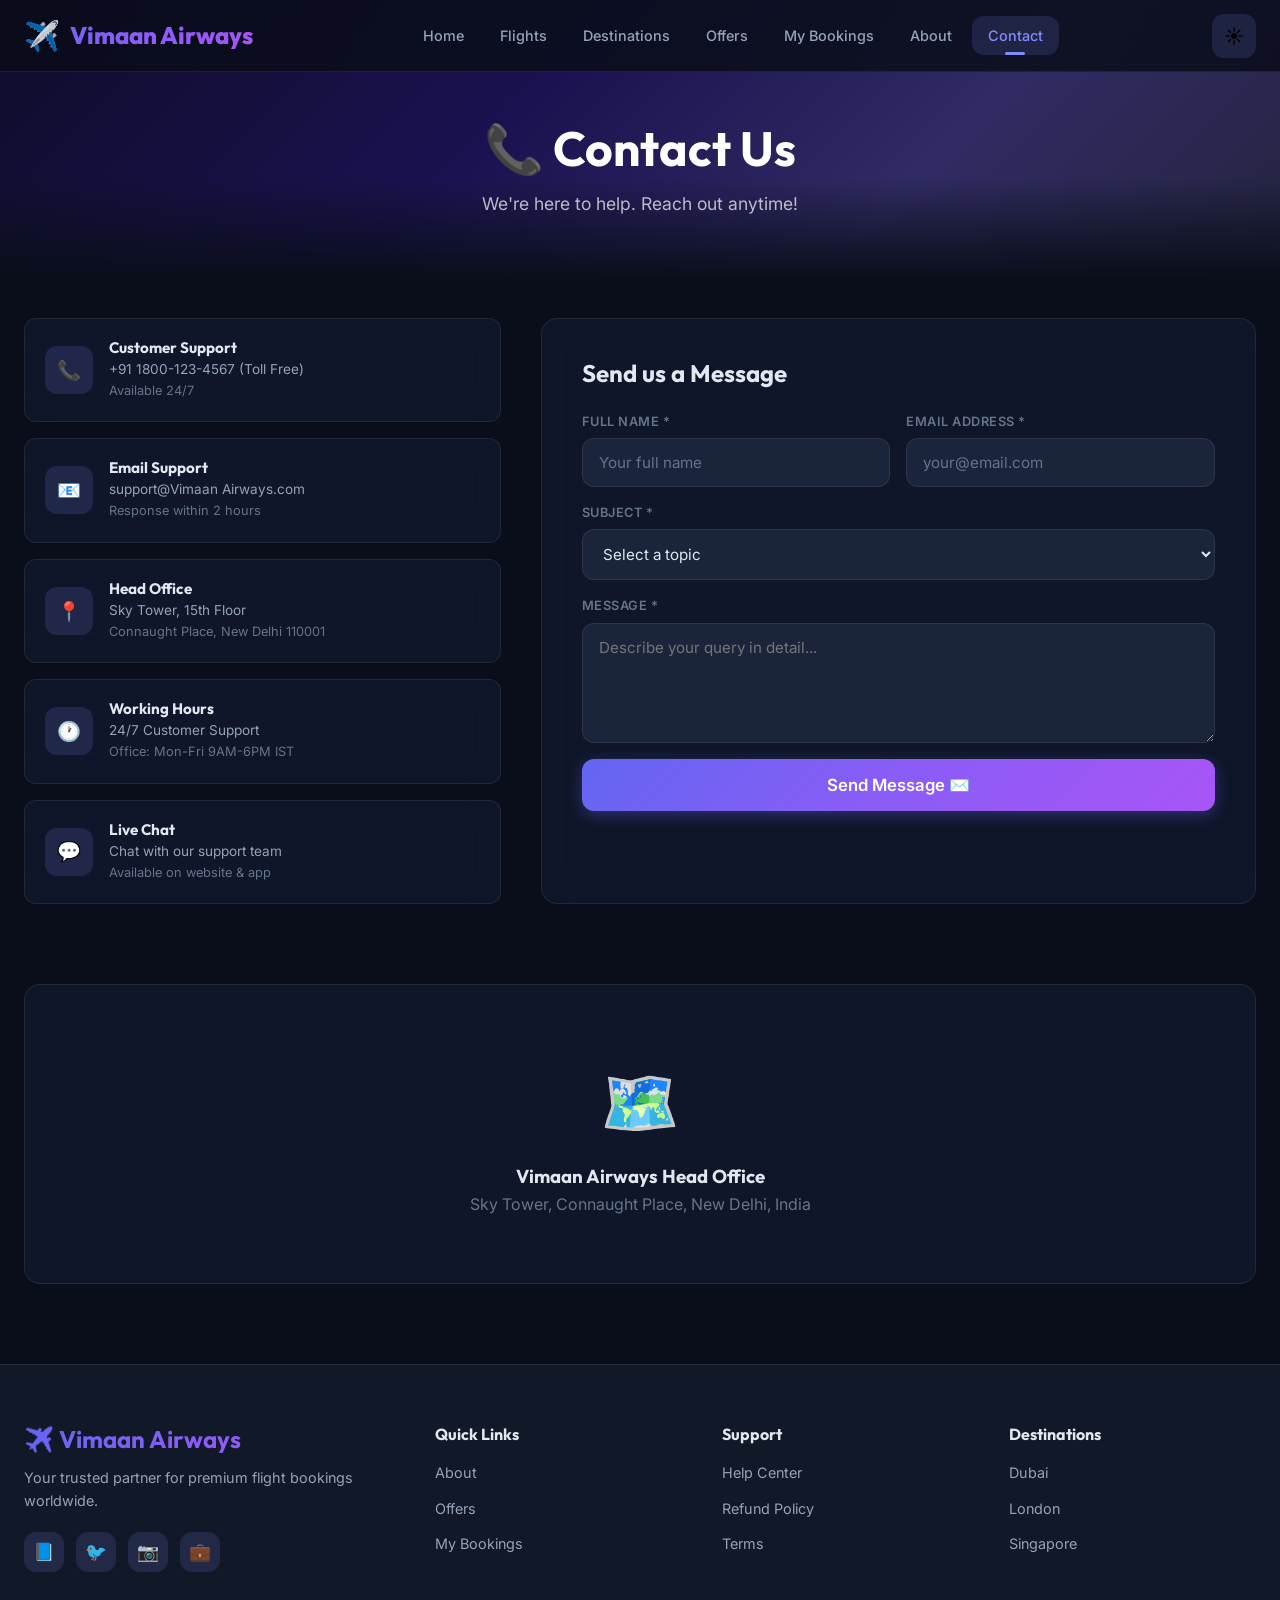
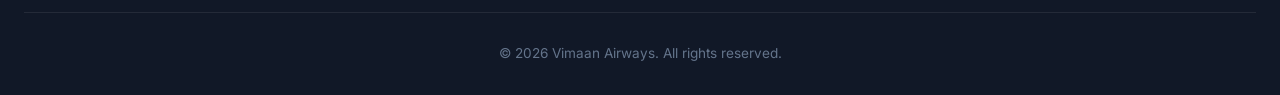
<file: Flight-Booking-Website/pages/contact.html>
<!DOCTYPE html>
<html lang="en" data-theme="dark">
<head>
  <meta charset="UTF-8">
  <meta name="viewport" content="width=device-width, initial-scale=1.0">
  <meta name="description" content="Contact Vimaan Airways customer support. Get help with bookings, refunds, and travel queries.">
  <title>Contact Us — Vimaan Airways</title>
  <link rel="stylesheet" href="../style.css">
</head>
<body>

  <!-- Navigation -->
  <nav class="navbar">
    <div class="nav-container">
      <a href="../index.html" class="nav-logo"><span class="logo-icon">✈️</span> Vimaan Airways</a>
      <div class="nav-links" id="navLinks">
        <a href="../index.html">Home</a>
        <a href="flights.html">Flights</a>
        <a href="../index.html#destinations">Destinations</a>
        <a href="offers.html">Offers</a>
        <a href="my-bookings.html">My Bookings</a>
        <a href="about.html">About</a>
        <a href="contact.html" class="active">Contact</a>
      </div>
      <div class="nav-actions">
        <button class="theme-toggle" aria-label="Toggle theme">🌙</button>
        <button class="hamburger" aria-label="Menu"><span></span><span></span><span></span></button>
      </div>
    </div>
  </nav>
  <div class="mobile-overlay"></div>

  <!-- Page Header -->
  <div class="page-header">
    <h1>📞 Contact Us</h1>
    <p>We're here to help. Reach out anytime!</p>
  </div>

  <!-- Contact Content -->
  <section class="contact-section" style="padding-top: 40px;">
    <div class="container">
      <div class="contact-grid">
        <!-- Contact Info -->
        <div class="contact-info-cards">
          <div class="contact-info-card animate-on-scroll fade-in">
            <div class="icon-box">📞</div>
            <div>
              <h4>Customer Support</h4>
              <p>+91 1800-123-4567 (Toll Free)</p>
              <p style="font-size: 0.8rem; color: var(--text-muted);">Available 24/7</p>
            </div>
          </div>

          <div class="contact-info-card animate-on-scroll fade-in" style="animation-delay: 0.1s;">
            <div class="icon-box">📧</div>
            <div>
              <h4>Email Support</h4>
              <p>support@Vimaan Airways.com</p>
              <p style="font-size: 0.8rem; color: var(--text-muted);">Response within 2 hours</p>
            </div>
          </div>

          <div class="contact-info-card animate-on-scroll fade-in" style="animation-delay: 0.2s;">
            <div class="icon-box">📍</div>
            <div>
              <h4>Head Office</h4>
              <p>Sky Tower, 15th Floor</p>
              <p style="font-size: 0.8rem; color: var(--text-muted);">Connaught Place, New Delhi 110001</p>
            </div>
          </div>

          <div class="contact-info-card animate-on-scroll fade-in" style="animation-delay: 0.3s;">
            <div class="icon-box">🕐</div>
            <div>
              <h4>Working Hours</h4>
              <p>24/7 Customer Support</p>
              <p style="font-size: 0.8rem; color: var(--text-muted);">Office: Mon-Fri 9AM-6PM IST</p>
            </div>
          </div>

          <div class="contact-info-card animate-on-scroll fade-in" style="animation-delay: 0.4s;">
            <div class="icon-box">💬</div>
            <div>
              <h4>Live Chat</h4>
              <p>Chat with our support team</p>
              <p style="font-size: 0.8rem; color: var(--text-muted);">Available on website & app</p>
            </div>
          </div>
        </div>

        <!-- Contact Form -->
        <div class="contact-form animate-on-scroll slide-up">
          <h3>Send us a Message</h3>
          <form id="contactForm">
            <div class="form-row">
              <div class="form-group">
                <label for="contactName">Full Name *</label>
                <input type="text" id="contactName" placeholder="Your full name" required>
                <span class="error-msg"></span>
              </div>
              <div class="form-group">
                <label for="contactEmail">Email Address *</label>
                <input type="email" id="contactEmail" placeholder="your@email.com" required>
                <span class="error-msg"></span>
              </div>
            </div>
            <div class="form-group" style="margin-bottom: 16px;">
              <label for="contactSubject">Subject *</label>
              <select id="contactSubject" required>
                <option value="">Select a topic</option>
                <option value="booking">Booking Inquiry</option>
                <option value="refund">Refund Request</option>
                <option value="complaint">Complaint</option>
                <option value="feedback">Feedback</option>
                <option value="partnership">Partnership</option>
                <option value="other">Other</option>
              </select>
              <span class="error-msg"></span>
            </div>
            <div class="form-group">
              <label for="contactMessage">Message *</label>
              <textarea id="contactMessage" placeholder="Describe your query in detail..." required></textarea>
              <span class="error-msg"></span>
            </div>
            <button type="submit" class="btn btn-primary btn-block btn-lg">Send Message ✉️</button>
          </form>
        </div>
      </div>
    </div>
  </section>

  <!-- Map Section -->
  <section style="padding: 0 0 80px;">
    <div class="container">
      <div class="animate-on-scroll zoom-in" style="border-radius: var(--radius-lg); overflow: hidden; height: 300px; background: var(--bg-card); border: 1px solid var(--border); display: flex; align-items: center; justify-content: center;">
        <div style="text-align: center; color: var(--text-muted);">
          <div style="font-size: 4rem; margin-bottom: 12px;">🗺️</div>
          <h3 style="margin-bottom: 4px;">Vimaan Airways Head Office</h3>
          <p>Sky Tower, Connaught Place, New Delhi, India</p>
        </div>
      </div>
    </div>
  </section>

  <!-- Footer -->
  <footer class="footer">
    <div class="container">
      <div class="footer-grid">
        <div class="footer-brand">
          <h3>✈️ Vimaan Airways</h3>
          <p>Your trusted partner for premium flight bookings worldwide.</p>
          <div class="social-links"><a href="#">📘</a><a href="#">🐦</a><a href="#">📷</a><a href="#">💼</a></div>
        </div>
        <div class="footer-column"><h4>Quick Links</h4><ul><li><a href="about.html">About</a></li><li><a href="offers.html">Offers</a></li><li><a href="my-bookings.html">My Bookings</a></li></ul></div>
        <div class="footer-column"><h4>Support</h4><ul><li><a href="#">Help Center</a></li><li><a href="#">Refund Policy</a></li><li><a href="#">Terms</a></li></ul></div>
        <div class="footer-column"><h4>Destinations</h4><ul><li><a href="flights.html?to=DXB">Dubai</a></li><li><a href="flights.html?to=LHR">London</a></li><li><a href="flights.html?to=SIN">Singapore</a></li></ul></div>
      </div>
      <div class="footer-bottom"><p>© 2026 Vimaan Airways. All rights reserved.</p></div>
    </div>
  </footer>

  <button class="back-to-top" aria-label="Back to top">↑</button>
  <script src="../script.js"></script>
</body>
</html>
</file>
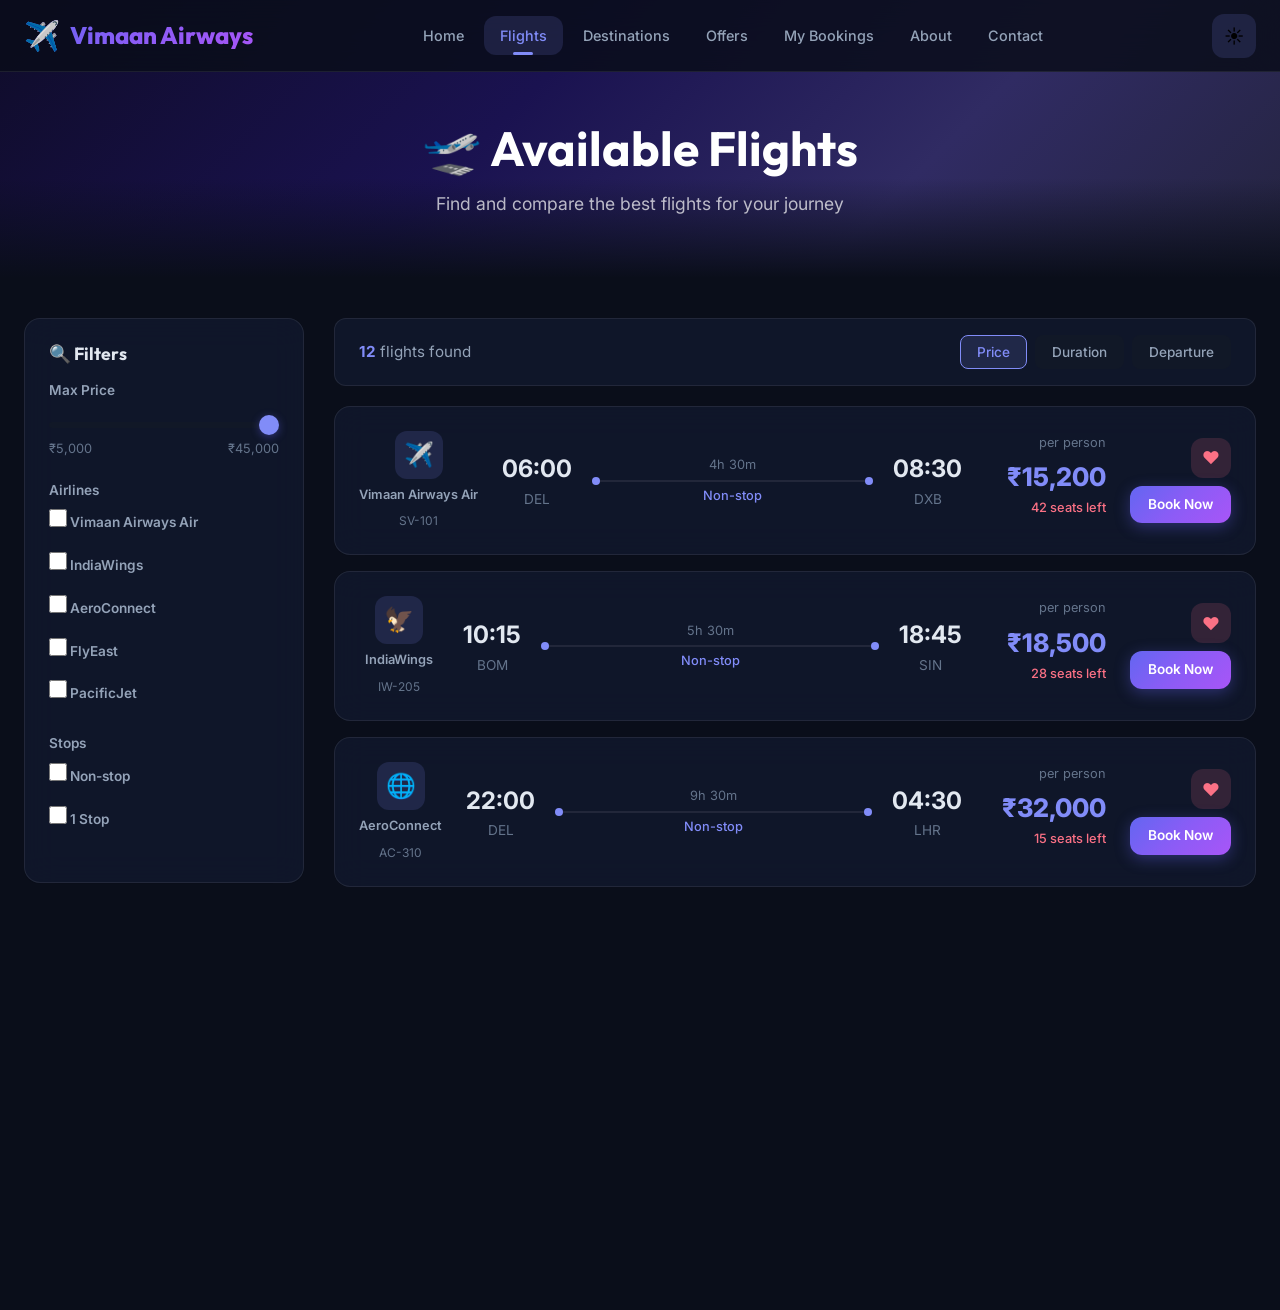
<file: Flight-Booking-Website/pages/flights.html>
<!DOCTYPE html>
<html lang="en" data-theme="dark">
<head>
  <meta charset="UTF-8">
  <meta name="viewport" content="width=device-width, initial-scale=1.0">
  <meta name="description" content="Search and compare flights from top airlines. Find the best deals on domestic and international flights.">
  <title>Available Flights — Vimaan Airways</title>
  <link rel="stylesheet" href="../style.css">
</head>
<body>

  <!-- Navigation -->
  <nav class="navbar">
    <div class="nav-container">
      <a href="../index.html" class="nav-logo"><span class="logo-icon">✈️</span> Vimaan Airways</a>
      <div class="nav-links" id="navLinks">
        <a href="../index.html">Home</a>
        <a href="flights.html" class="active">Flights</a>
        <a href="../index.html#destinations">Destinations</a>
        <a href="offers.html">Offers</a>
        <a href="my-bookings.html">My Bookings</a>
        <a href="about.html">About</a>
        <a href="contact.html">Contact</a>
      </div>
      <div class="nav-actions">
        <button class="theme-toggle" aria-label="Toggle theme">🌙</button>
        <button class="hamburger" aria-label="Menu"><span></span><span></span><span></span></button>
      </div>
    </div>
  </nav>
  <div class="mobile-overlay"></div>

  <!-- Page Header -->
  <div class="page-header">
    <h1>🛫 Available Flights</h1>
    <p>Find and compare the best flights for your journey</p>
  </div>

  <!-- Flights Content -->
  <section class="flights-page">
    <div class="container">
      <div class="flights-layout">
        <!-- Filter Sidebar -->
        <aside class="filter-sidebar">
          <div class="filter-card">
            <h3>🔍 Filters</h3>

            <div class="filter-group">
              <label>Max Price</label>
              <input type="range" class="price-range" id="priceRange" min="5000" max="50000" value="50000">
              <div style="display: flex; justify-content: space-between; font-size: 0.8rem; color: var(--text-muted); margin-top: 4px;">
                <span>₹5,000</span>
                <span id="priceValue">₹50,000</span>
              </div>
            </div>

            <div class="filter-group">
              <label>Airlines</label>
              <div class="checkbox-group">
                <label class="checkbox-label">
                  <input type="checkbox" class="airline-filter" value="Vimaan Airways Air"> Vimaan Airways Air
                </label>
                <label class="checkbox-label">
                  <input type="checkbox" class="airline-filter" value="IndiaWings"> IndiaWings
                </label>
                <label class="checkbox-label">
                  <input type="checkbox" class="airline-filter" value="AeroConnect"> AeroConnect
                </label>
                <label class="checkbox-label">
                  <input type="checkbox" class="airline-filter" value="FlyEast"> FlyEast
                </label>
                <label class="checkbox-label">
                  <input type="checkbox" class="airline-filter" value="PacificJet"> PacificJet
                </label>
              </div>
            </div>

            <div class="filter-group">
              <label>Stops</label>
              <div class="checkbox-group">
                <label class="checkbox-label">
                  <input type="checkbox" class="stops-filter" value="0"> Non-stop
                </label>
                <label class="checkbox-label">
                  <input type="checkbox" class="stops-filter" value="1"> 1 Stop
                </label>
              </div>
            </div>
          </div>
        </aside>

        <!-- Flight Results -->
        <div class="flights-results">
          <div class="sort-bar">
            <div id="resultsCount" class="results-count"><strong>0</strong> flights found</div>
            <div class="sort-options">
              <button class="sort-btn active" data-sort="price">Price</button>
              <button class="sort-btn" data-sort="duration">Duration</button>
              <button class="sort-btn" data-sort="departure">Departure</button>
            </div>
          </div>
          <div id="flightsList"></div>
        </div>
      </div>
    </div>
  </section>

  <!-- Footer -->
  <footer class="footer">
    <div class="container">
      <div class="footer-grid">
        <div class="footer-brand">
          <h3>✈️ Vimaan Airways</h3>
          <p>Your trusted partner for premium flight bookings worldwide.</p>
          <div class="social-links">
            <a href="#">📘</a><a href="#">🐦</a><a href="#">📷</a><a href="#">💼</a>
          </div>
        </div>
        <div class="footer-column">
          <h4>Popular Destinations</h4>
          <ul>
            <li><a href="flights.html?to=DXB">Dubai</a></li>
            <li><a href="flights.html?to=SIN">Singapore</a></li>
            <li><a href="flights.html?to=LHR">London</a></li>
          </ul>
        </div>
        <div class="footer-column">
          <h4>Quick Links</h4>
          <ul>
            <li><a href="about.html">About Us</a></li>
            <li><a href="offers.html">Offers</a></li>
            <li><a href="my-bookings.html">My Bookings</a></li>
          </ul>
        </div>
        <div class="footer-column">
          <h4>Support</h4>
          <ul>
            <li><a href="contact.html">Contact Us</a></li>
            <li><a href="#">Help Center</a></li>
            <li><a href="#">Terms</a></li>
          </ul>
        </div>
      </div>
      <div class="footer-bottom">
        <p>© 2026 Vimaan Airways. All rights reserved.</p>
      </div>
    </div>
  </footer>

  <button class="back-to-top" aria-label="Back to top">↑</button>
  <script src="../script.js"></script>
</body>
</html>
</file>
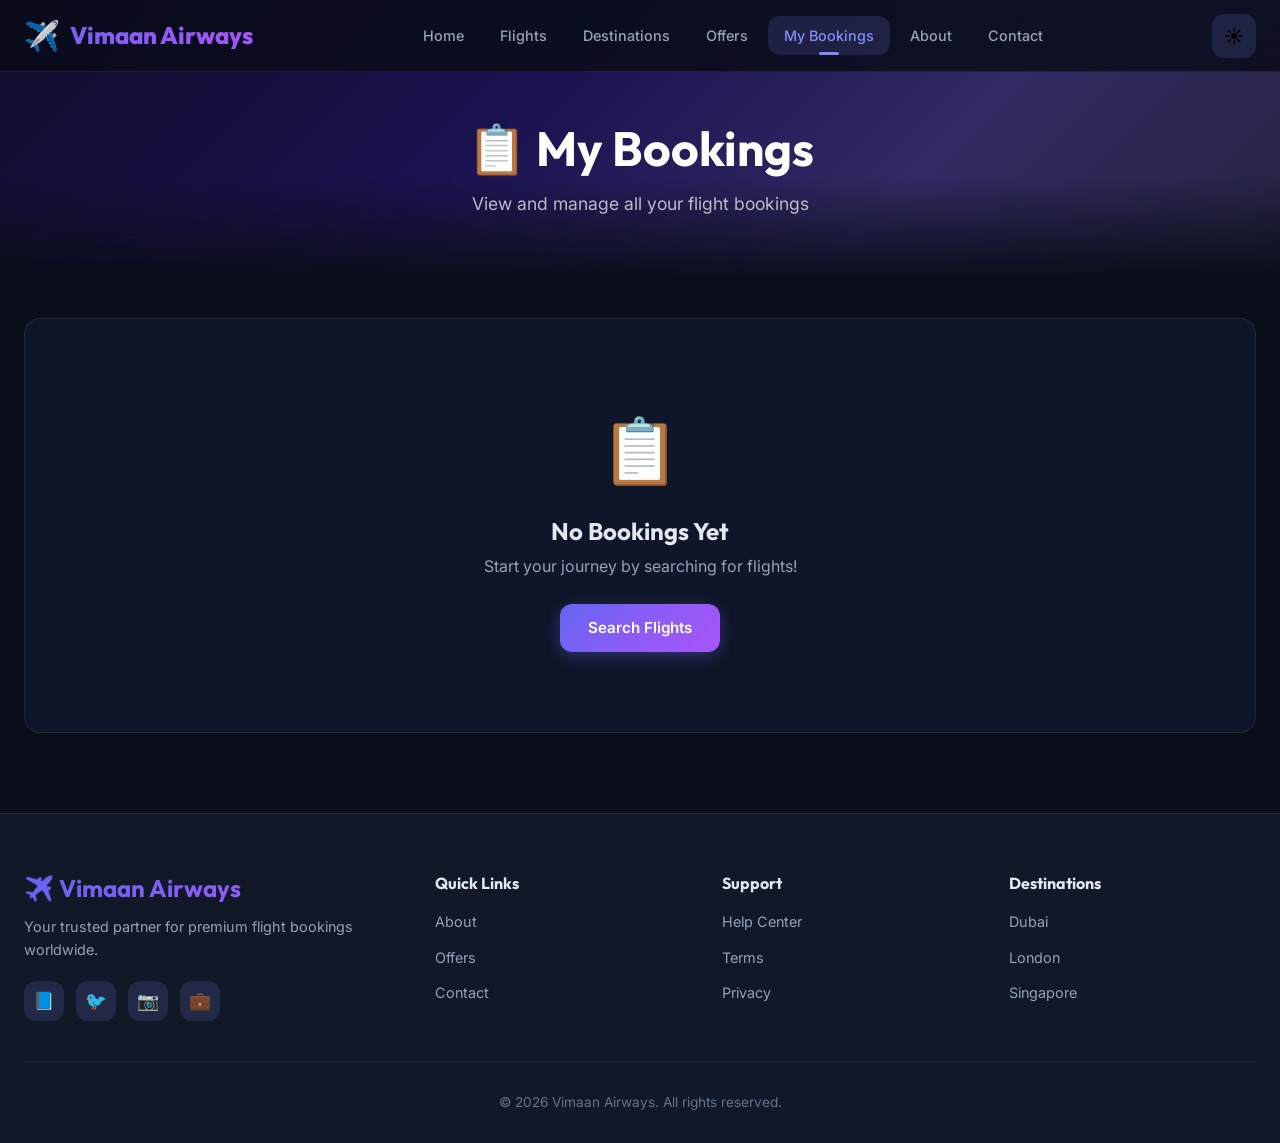
<file: Flight-Booking-Website/pages/my-bookings.html>
<!DOCTYPE html>
<html lang="en" data-theme="dark">
<head>
  <meta charset="UTF-8">
  <meta name="viewport" content="width=device-width, initial-scale=1.0">
  <meta name="description" content="View and manage your past flight bookings. Track booking status and details.">
  <title>My Bookings — Vimaan Airways</title>
  <link rel="stylesheet" href="../style.css">
</head>
<body>

  <!-- Navigation -->
  <nav class="navbar">
    <div class="nav-container">
      <a href="../index.html" class="nav-logo"><span class="logo-icon">✈️</span> Vimaan Airways</a>
      <div class="nav-links" id="navLinks">
        <a href="../index.html">Home</a>
        <a href="flights.html">Flights</a>
        <a href="../index.html#destinations">Destinations</a>
        <a href="offers.html">Offers</a>
        <a href="my-bookings.html" class="active">My Bookings</a>
        <a href="about.html">About</a>
        <a href="contact.html">Contact</a>
      </div>
      <div class="nav-actions">
        <button class="theme-toggle" aria-label="Toggle theme">🌙</button>
        <button class="hamburger" aria-label="Menu"><span></span><span></span><span></span></button>
      </div>
    </div>
  </nav>
  <div class="mobile-overlay"></div>

  <!-- Page Header -->
  <div class="page-header">
    <h1>📋 My Bookings</h1>
    <p>View and manage all your flight bookings</p>
  </div>

  <!-- Bookings Content -->
  <section class="my-bookings-page">
    <div class="container">
      <div id="bookingsList">
        <!-- Bookings will be rendered here by JavaScript -->
      </div>
    </div>
  </section>

  <!-- Footer -->
  <footer class="footer">
    <div class="container">
      <div class="footer-grid">
        <div class="footer-brand">
          <h3>✈️ Vimaan Airways</h3>
          <p>Your trusted partner for premium flight bookings worldwide.</p>
          <div class="social-links"><a href="#">📘</a><a href="#">🐦</a><a href="#">📷</a><a href="#">💼</a></div>
        </div>
        <div class="footer-column"><h4>Quick Links</h4><ul><li><a href="about.html">About</a></li><li><a href="offers.html">Offers</a></li><li><a href="contact.html">Contact</a></li></ul></div>
        <div class="footer-column"><h4>Support</h4><ul><li><a href="#">Help Center</a></li><li><a href="#">Terms</a></li><li><a href="#">Privacy</a></li></ul></div>
        <div class="footer-column"><h4>Destinations</h4><ul><li><a href="flights.html?to=DXB">Dubai</a></li><li><a href="flights.html?to=LHR">London</a></li><li><a href="flights.html?to=SIN">Singapore</a></li></ul></div>
      </div>
      <div class="footer-bottom"><p>© 2026 Vimaan Airways. All rights reserved.</p></div>
    </div>
  </footer>

  <button class="back-to-top" aria-label="Back to top">↑</button>
  <script src="../script.js"></script>
</body>
</html>
</file>
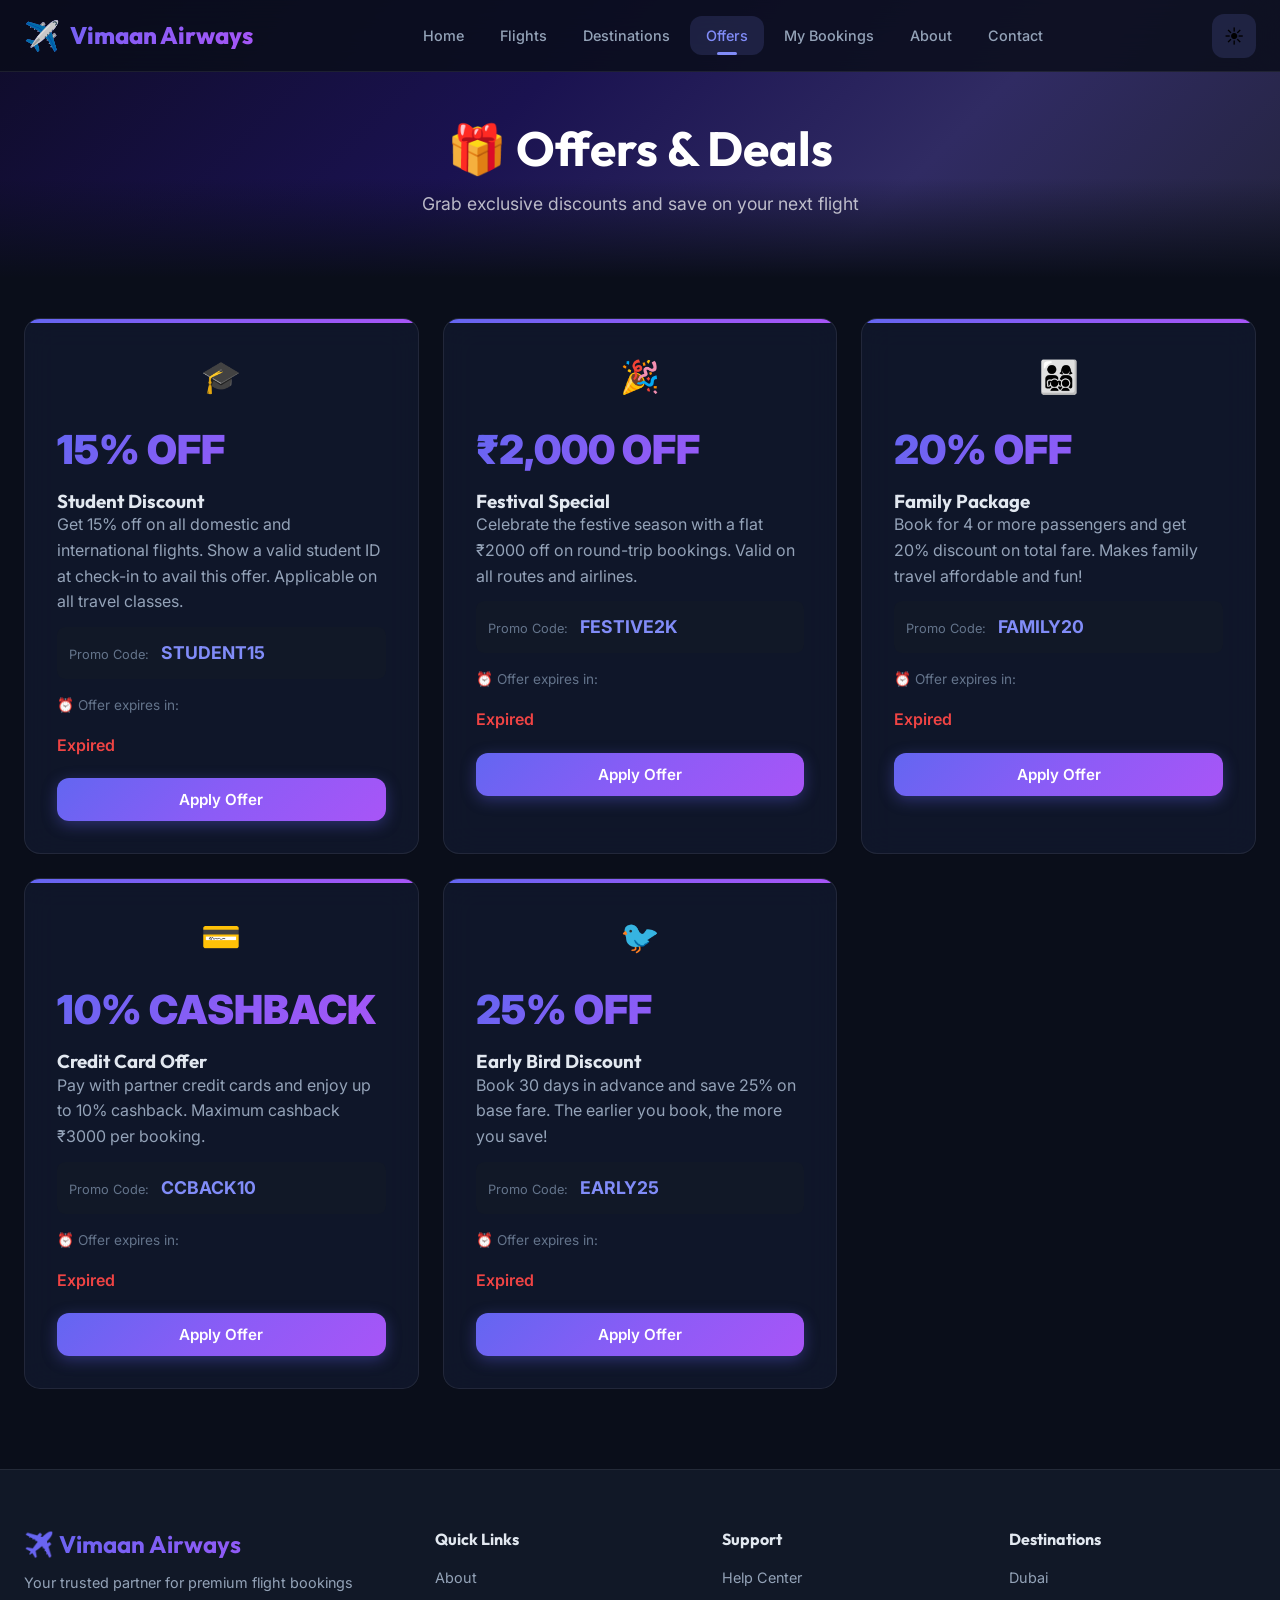
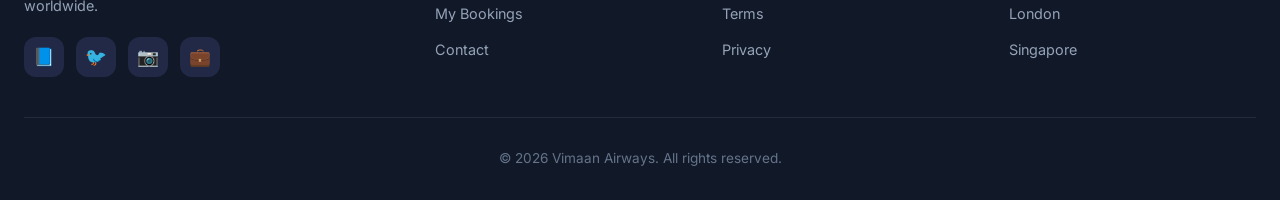
<file: Flight-Booking-Website/pages/offers.html>
<!DOCTYPE html>
<html lang="en" data-theme="dark">
<head>
  <meta charset="UTF-8">
  <meta name="viewport" content="width=device-width, initial-scale=1.0">
  <meta name="description" content="Exclusive flight booking offers and discounts. Save big on your next trip with student, family, and seasonal deals.">
  <title>Offers & Deals — Vimaan Airways</title>
  <link rel="stylesheet" href="../style.css">
</head>
<body>

  <!-- Navigation -->
  <nav class="navbar">
    <div class="nav-container">
      <a href="../index.html" class="nav-logo"><span class="logo-icon">✈️</span> Vimaan Airways</a>
      <div class="nav-links" id="navLinks">
        <a href="../index.html">Home</a>
        <a href="flights.html">Flights</a>
        <a href="../index.html#destinations">Destinations</a>
        <a href="offers.html" class="active">Offers</a>
        <a href="my-bookings.html">My Bookings</a>
        <a href="about.html">About</a>
        <a href="contact.html">Contact</a>
      </div>
      <div class="nav-actions">
        <button class="theme-toggle" aria-label="Toggle theme">🌙</button>
        <button class="hamburger" aria-label="Menu"><span></span><span></span><span></span></button>
      </div>
    </div>
  </nav>
  <div class="mobile-overlay"></div>

  <!-- Page Header -->
  <div class="page-header">
    <h1>🎁 Offers & Deals</h1>
    <p>Grab exclusive discounts and save on your next flight</p>
  </div>

  <!-- Offers Content -->
  <section class="offers-page">
    <div class="container">
      <div class="offers-page-grid">

        <div class="offer-page-card animate-on-scroll slide-up">
          <div class="offer-icon" style="font-size: 2rem; background: none; width: auto; height: auto;">🎓</div>
          <div class="discount-amount">15% OFF</div>
          <h3>Student Discount</h3>
          <p style="color: var(--text-secondary); margin-bottom: 12px;">Get 15% off on all domestic and international flights. Show a valid student ID at check-in to avail this offer. Applicable on all travel classes.</p>
          <div style="padding: 12px; background: var(--bg-secondary); border-radius: var(--radius-sm); margin-bottom: 16px;">
            <span style="font-size: 0.8rem; color: var(--text-muted);">Promo Code:</span>
            <span style="font-weight: 700; color: var(--accent); font-size: 1.1rem; margin-left: 8px;">STUDENT15</span>
          </div>
          <p style="font-size: 0.85rem; color: var(--text-muted); margin-bottom: 16px;">⏰ Offer expires in:</p>
          <div class="countdown" data-expiry="2026-07-11T23:59:59"></div>
          <button class="btn btn-primary btn-block" style="margin-top: 20px;" onclick="applyOffer(1)">Apply Offer</button>
        </div>

        <div class="offer-page-card animate-on-scroll slide-up" style="animation-delay: 0.1s;">
          <div class="offer-icon" style="font-size: 2rem; background: none; width: auto; height: auto;">🎉</div>
          <div class="discount-amount">₹2,000 OFF</div>
          <h3>Festival Special</h3>
          <p style="color: var(--text-secondary); margin-bottom: 12px;">Celebrate the festive season with a flat ₹2000 off on round-trip bookings. Valid on all routes and airlines.</p>
          <div style="padding: 12px; background: var(--bg-secondary); border-radius: var(--radius-sm); margin-bottom: 16px;">
            <span style="font-size: 0.8rem; color: var(--text-muted);">Promo Code:</span>
            <span style="font-weight: 700; color: var(--accent); font-size: 1.1rem; margin-left: 8px;">FESTIVE2K</span>
          </div>
          <p style="font-size: 0.85rem; color: var(--text-muted); margin-bottom: 16px;">⏰ Offer expires in:</p>
          <div class="countdown" data-expiry="2026-07-13T23:59:59"></div>
          <button class="btn btn-primary btn-block" style="margin-top: 20px;" onclick="applyOffer(2)">Apply Offer</button>
        </div>

        <div class="offer-page-card animate-on-scroll slide-up" style="animation-delay: 0.2s;">
          <div class="offer-icon" style="font-size: 2rem; background: none; width: auto; height: auto;">👨‍👩‍👧‍👦</div>
          <div class="discount-amount">20% OFF</div>
          <h3>Family Package</h3>
          <p style="color: var(--text-secondary); margin-bottom: 12px;">Book for 4 or more passengers and get 20% discount on total fare. Makes family travel affordable and fun!</p>
          <div style="padding: 12px; background: var(--bg-secondary); border-radius: var(--radius-sm); margin-bottom: 16px;">
            <span style="font-size: 0.8rem; color: var(--text-muted);">Promo Code:</span>
            <span style="font-weight: 700; color: var(--accent); font-size: 1.1rem; margin-left: 8px;">FAMILY20</span>
          </div>
          <p style="font-size: 0.85rem; color: var(--text-muted); margin-bottom: 16px;">⏰ Offer expires in:</p>
          <div class="countdown" data-expiry="2026-07-15T23:59:59"></div>
          <button class="btn btn-primary btn-block" style="margin-top: 20px;" onclick="applyOffer(3)">Apply Offer</button>
        </div>

        <div class="offer-page-card animate-on-scroll slide-up" style="animation-delay: 0.3s;">
          <div class="offer-icon" style="font-size: 2rem; background: none; width: auto; height: auto;">💳</div>
          <div class="discount-amount">10% CASHBACK</div>
          <h3>Credit Card Offer</h3>
          <p style="color: var(--text-secondary); margin-bottom: 12px;">Pay with partner credit cards and enjoy up to 10% cashback. Maximum cashback ₹3000 per booking.</p>
          <div style="padding: 12px; background: var(--bg-secondary); border-radius: var(--radius-sm); margin-bottom: 16px;">
            <span style="font-size: 0.8rem; color: var(--text-muted);">Promo Code:</span>
            <span style="font-weight: 700; color: var(--accent); font-size: 1.1rem; margin-left: 8px;">CCBACK10</span>
          </div>
          <p style="font-size: 0.85rem; color: var(--text-muted); margin-bottom: 16px;">⏰ Offer expires in:</p>
          <div class="countdown" data-expiry="2026-07-10T23:59:59"></div>
          <button class="btn btn-primary btn-block" style="margin-top: 20px;" onclick="applyOffer(4)">Apply Offer</button>
        </div>

        <div class="offer-page-card animate-on-scroll slide-up" style="animation-delay: 0.4s;">
          <div class="offer-icon" style="font-size: 2rem; background: none; width: auto; height: auto;">🐦</div>
          <div class="discount-amount">25% OFF</div>
          <h3>Early Bird Discount</h3>
          <p style="color: var(--text-secondary); margin-bottom: 12px;">Book 30 days in advance and save 25% on base fare. The earlier you book, the more you save!</p>
          <div style="padding: 12px; background: var(--bg-secondary); border-radius: var(--radius-sm); margin-bottom: 16px;">
            <span style="font-size: 0.8rem; color: var(--text-muted);">Promo Code:</span>
            <span style="font-weight: 700; color: var(--accent); font-size: 1.1rem; margin-left: 8px;">EARLY25</span>
          </div>
          <p style="font-size: 0.85rem; color: var(--text-muted); margin-bottom: 16px;">⏰ Offer expires in:</p>
          <div class="countdown" data-expiry="2026-07-18T23:59:59"></div>
          <button class="btn btn-primary btn-block" style="margin-top: 20px;" onclick="applyOffer(5)">Apply Offer</button>
        </div>

      </div>
    </div>
  </section>

  <!-- Footer -->
  <footer class="footer">
    <div class="container">
      <div class="footer-grid">
        <div class="footer-brand">
          <h3>✈️ Vimaan Airways</h3>
          <p>Your trusted partner for premium flight bookings worldwide.</p>
          <div class="social-links"><a href="#">📘</a><a href="#">🐦</a><a href="#">📷</a><a href="#">💼</a></div>
        </div>
        <div class="footer-column"><h4>Quick Links</h4><ul><li><a href="about.html">About</a></li><li><a href="my-bookings.html">My Bookings</a></li><li><a href="contact.html">Contact</a></li></ul></div>
        <div class="footer-column"><h4>Support</h4><ul><li><a href="#">Help Center</a></li><li><a href="#">Terms</a></li><li><a href="#">Privacy</a></li></ul></div>
        <div class="footer-column"><h4>Destinations</h4><ul><li><a href="flights.html?to=DXB">Dubai</a></li><li><a href="flights.html?to=LHR">London</a></li><li><a href="flights.html?to=SIN">Singapore</a></li></ul></div>
      </div>
      <div class="footer-bottom"><p>© 2026 Vimaan Airways. All rights reserved.</p></div>
    </div>
  </footer>

  <button class="back-to-top" aria-label="Back to top">↑</button>
  <script src="../script.js"></script>
</body>
</html>
</file>
<file: Flight-Booking-Website/style.css>
/* ============================================
   ✈️ Vimaan Airways — Flight Booking Design System
   ============================================ */

@import url('https://fonts.googleapis.com/css2?family=Inter:wght@300;400;500;600;700;800&family=Outfit:wght@400;500;600;700;800;900&display=swap');

/* ── CSS Custom Properties ── */
:root {
  /* Colors - Light Theme */
  --bg-primary: #f0f2f8;
  --bg-secondary: #e4e7f0;
  --bg-card: rgba(255, 255, 255, 0.85);
  --bg-card-solid: #ffffff;
  --bg-input: rgba(255, 255, 255, 0.9);
  --bg-nav: rgba(255, 255, 255, 0.8);

  --text-primary: #1a1d2e;
  --text-secondary: #5a5f7a;
  --text-muted: #8b90a8;

  --accent: #6366f1;
  --accent-hover: #4f46e5;
  --accent-light: rgba(99, 102, 241, 0.12);
  --accent-secondary: #f43f5e;
  --accent-secondary-hover: #e11d48;
  --accent-secondary-light: rgba(244, 63, 94, 0.12);

  --success: #10b981;
  --success-light: rgba(16, 185, 129, 0.12);
  --warning: #f59e0b;
  --warning-light: rgba(245, 158, 11, 0.12);
  --danger: #ef4444;
  --danger-light: rgba(239, 68, 68, 0.12);
  --info: #3b82f6;
  --info-light: rgba(59, 130, 246, 0.12);

  --border: rgba(0, 0, 0, 0.08);
  --border-hover: rgba(0, 0, 0, 0.15);
  --shadow-sm: 0 1px 3px rgba(0, 0, 0, 0.06);
  --shadow-md: 0 4px 16px rgba(0, 0, 0, 0.08);
  --shadow-lg: 0 8px 32px rgba(0, 0, 0, 0.12);
  --shadow-xl: 0 16px 48px rgba(0, 0, 0, 0.16);

  --gradient-primary: linear-gradient(135deg, #6366f1 0%, #8b5cf6 50%, #a855f7 100%);
  --gradient-secondary: linear-gradient(135deg, #f43f5e 0%, #fb7185 100%);
  --gradient-hero: linear-gradient(135deg, #0f0c29 0%, #1a1250 40%, #302b63 70%, #24243e 100%);
  --gradient-card: linear-gradient(145deg, rgba(99, 102, 241, 0.05), rgba(168, 85, 247, 0.05));

  --blur: 16px;
  --radius-sm: 8px;
  --radius-md: 12px;
  --radius-lg: 16px;
  --radius-xl: 24px;
  --radius-full: 9999px;

  --transition: 0.3s cubic-bezier(0.4, 0, 0.2, 1);
  --transition-slow: 0.5s cubic-bezier(0.4, 0, 0.2, 1);
  --transition-bounce: 0.5s cubic-bezier(0.34, 1.56, 0.64, 1);

  --font-body: 'Inter', -apple-system, BlinkMacSystemFont, sans-serif;
  --font-heading: 'Outfit', 'Inter', sans-serif;

  --container: 1280px;
  --nav-height: 72px;
}

/* ── Dark Theme ── */
[data-theme="dark"] {
  --bg-primary: #0a0e1a;
  --bg-secondary: #111827;
  --bg-card: rgba(17, 24, 45, 0.85);
  --bg-card-solid: #141c30;
  --bg-input: rgba(30, 40, 65, 0.8);
  --bg-nav: rgba(10, 14, 26, 0.85);

  --text-primary: #e2e8f0;
  --text-secondary: #94a3b8;
  --text-muted: #64748b;

  --accent: #818cf8;
  --accent-hover: #6366f1;
  --accent-light: rgba(129, 140, 248, 0.15);
  --accent-secondary: #fb7185;
  --accent-secondary-hover: #f43f5e;
  --accent-secondary-light: rgba(251, 113, 133, 0.15);

  --border: rgba(255, 255, 255, 0.08);
  --border-hover: rgba(255, 255, 255, 0.15);
  --shadow-sm: 0 1px 3px rgba(0, 0, 0, 0.3);
  --shadow-md: 0 4px 16px rgba(0, 0, 0, 0.3);
  --shadow-lg: 0 8px 32px rgba(0, 0, 0, 0.4);
  --shadow-xl: 0 16px 48px rgba(0, 0, 0, 0.5);

  --gradient-card: linear-gradient(145deg, rgba(99, 102, 241, 0.08), rgba(168, 85, 247, 0.08));
}

/* ── Reset & Base ── */
*, *::before, *::after {
  margin: 0;
  padding: 0;
  box-sizing: border-box;
}

html {
  scroll-behavior: smooth;
  scroll-padding-top: calc(var(--nav-height) + 20px);
}

body {
  font-family: var(--font-body);
  background: var(--bg-primary);
  color: var(--text-primary);
  line-height: 1.6;
  overflow-x: hidden;
  transition: background var(--transition), color var(--transition);
  -webkit-font-smoothing: antialiased;
  -moz-osx-font-smoothing: grayscale;
}

/* Custom Scrollbar */
::-webkit-scrollbar { width: 8px; }
::-webkit-scrollbar-track { background: var(--bg-secondary); }
::-webkit-scrollbar-thumb { background: var(--accent); border-radius: var(--radius-full); }
::-webkit-scrollbar-thumb:hover { background: var(--accent-hover); }

img { max-width: 100%; display: block; }
a { text-decoration: none; color: inherit; transition: color var(--transition); }
ul { list-style: none; }
button { cursor: pointer; border: none; outline: none; font-family: var(--font-body); }
input, select, textarea { font-family: var(--font-body); outline: none; }

.container {
  max-width: var(--container);
  margin: 0 auto;
  padding: 0 24px;
}

/* ── Typography ── */
h1, h2, h3, h4, h5, h6 {
  font-family: var(--font-heading);
  font-weight: 700;
  line-height: 1.2;
  color: var(--text-primary);
}

.section-title {
  font-size: 2.5rem;
  font-weight: 800;
  text-align: center;
  margin-bottom: 12px;
  background: var(--gradient-primary);
  -webkit-background-clip: text;
  -webkit-text-fill-color: transparent;
  background-clip: text;
}

.section-subtitle {
  font-size: 1.1rem;
  color: var(--text-secondary);
  text-align: center;
  max-width: 600px;
  margin: 0 auto 48px;
}

/* ── Glass Card ── */
.glass-card {
  background: var(--bg-card);
  backdrop-filter: blur(var(--blur));
  -webkit-backdrop-filter: blur(var(--blur));
  border: 1px solid var(--border);
  border-radius: var(--radius-lg);
  box-shadow: var(--shadow-md);
  transition: transform var(--transition), box-shadow var(--transition), border-color var(--transition);
}

.glass-card:hover {
  transform: translateY(-4px);
  box-shadow: var(--shadow-lg);
  border-color: var(--border-hover);
}

/* ── Buttons ── */
.btn {
  display: inline-flex;
  align-items: center;
  justify-content: center;
  gap: 8px;
  padding: 12px 28px;
  font-size: 0.95rem;
  font-weight: 600;
  border-radius: var(--radius-md);
  transition: all var(--transition);
  position: relative;
  overflow: hidden;
}

.btn::after {
  content: '';
  position: absolute;
  inset: 0;
  background: linear-gradient(rgba(255,255,255,0.2), transparent);
  opacity: 0;
  transition: opacity var(--transition);
}

.btn:hover::after { opacity: 1; }

.btn-primary {
  background: var(--gradient-primary);
  color: #fff;
  box-shadow: 0 4px 15px rgba(99, 102, 241, 0.35);
}

.btn-primary:hover {
  transform: translateY(-2px);
  box-shadow: 0 6px 25px rgba(99, 102, 241, 0.45);
}

.btn-secondary {
  background: var(--accent-light);
  color: var(--accent);
  border: 1px solid transparent;
}

.btn-secondary:hover {
  background: var(--accent);
  color: #fff;
  transform: translateY(-2px);
}

.btn-outline {
  background: transparent;
  color: var(--accent);
  border: 2px solid var(--accent);
}

.btn-outline:hover {
  background: var(--accent);
  color: #fff;
  transform: translateY(-2px);
}

.btn-danger {
  background: var(--gradient-secondary);
  color: #fff;
  box-shadow: 0 4px 15px rgba(244, 63, 94, 0.35);
}

.btn-sm { padding: 8px 18px; font-size: 0.85rem; }
.btn-lg { padding: 16px 36px; font-size: 1.05rem; }
.btn-block { width: 100%; }

/* ── Navigation ── */
.navbar {
  position: fixed;
  top: 0;
  left: 0;
  right: 0;
  height: var(--nav-height);
  background: var(--bg-nav);
  backdrop-filter: blur(20px);
  -webkit-backdrop-filter: blur(20px);
  border-bottom: 1px solid var(--border);
  z-index: 1000;
  transition: all var(--transition);
}

.navbar.scrolled {
  box-shadow: var(--shadow-md);
}

.nav-container {
  max-width: var(--container);
  margin: 0 auto;
  padding: 0 24px;
  display: flex;
  align-items: center;
  justify-content: space-between;
  height: 100%;
}

.nav-logo {
  display: flex;
  align-items: center;
  gap: 10px;
  font-family: var(--font-heading);
  font-size: 1.5rem;
  font-weight: 800;
  background: var(--gradient-primary);
  -webkit-background-clip: text;
  -webkit-text-fill-color: transparent;
  background-clip: text;
}

.nav-logo .logo-icon {
  font-size: 1.8rem;
  -webkit-text-fill-color: initial;
}

.nav-links {
  display: flex;
  align-items: center;
  gap: 4px;
}

.nav-links a {
  padding: 8px 16px;
  font-size: 0.9rem;
  font-weight: 500;
  color: var(--text-secondary);
  border-radius: var(--radius-md);
  transition: all var(--transition);
  position: relative;
}

.nav-links a:hover,
.nav-links a.active {
  color: var(--accent);
  background: var(--accent-light);
}

.nav-links a.active::after {
  content: '';
  position: absolute;
  bottom: 0;
  left: 50%;
  transform: translateX(-50%);
  width: 20px;
  height: 3px;
  background: var(--accent);
  border-radius: var(--radius-full);
}

.nav-actions {
  display: flex;
  align-items: center;
  gap: 12px;
}

/* Theme Toggle */
.theme-toggle {
  width: 44px;
  height: 44px;
  border-radius: var(--radius-md);
  background: var(--accent-light);
  display: flex;
  align-items: center;
  justify-content: center;
  font-size: 1.2rem;
  transition: all var(--transition);
  cursor: pointer;
  border: none;
}

.theme-toggle:hover {
  background: var(--accent);
  color: #fff;
  transform: rotate(30deg);
}

/* Hamburger */
.hamburger {
  display: none;
  flex-direction: column;
  gap: 5px;
  cursor: pointer;
  z-index: 1001;
  padding: 8px;
  background: none;
  border: none;
}

.hamburger span {
  display: block;
  width: 24px;
  height: 2.5px;
  background: var(--text-primary);
  border-radius: var(--radius-full);
  transition: all var(--transition);
}

.hamburger.active span:nth-child(1) {
  transform: rotate(45deg) translate(5px, 5px);
}

.hamburger.active span:nth-child(2) {
  opacity: 0;
}

.hamburger.active span:nth-child(3) {
  transform: rotate(-45deg) translate(5px, -5px);
}

/* ── Hero Section ── */
.hero {
  min-height: 100vh;
  display: flex;
  align-items: center;
  position: relative;
  background: var(--gradient-hero);
  overflow: hidden;
  padding-top: var(--nav-height);
}

.hero::before {
  content: '';
  position: absolute;
  inset: 0;
  background: url('assets/images/banners/hero.png') center/cover no-repeat;
  opacity: 0.35;
}

.hero::after {
  content: '';
  position: absolute;
  bottom: 0;
  left: 0;
  right: 0;
  height: 200px;
  background: linear-gradient(transparent, var(--bg-primary));
}

.hero-content {
  position: relative;
  z-index: 2;
  max-width: var(--container);
  margin: 0 auto;
  padding: 60px 24px;
  display: grid;
  grid-template-columns: 1fr 1fr;
  gap: 60px;
  align-items: center;
}

.hero-text h1 {
  font-size: 3.8rem;
  font-weight: 900;
  color: #fff;
  line-height: 1.1;
  margin-bottom: 20px;
}

.hero-text h1 span {
  background: var(--gradient-primary);
  -webkit-background-clip: text;
  -webkit-text-fill-color: transparent;
  background-clip: text;
}

.hero-text p {
  font-size: 1.2rem;
  color: rgba(255, 255, 255, 0.7);
  margin-bottom: 32px;
  max-width: 500px;
}

.hero-stats {
  display: flex;
  gap: 40px;
  margin-top: 40px;
}

.hero-stat h3 {
  font-size: 2rem;
  color: #fff;
  font-weight: 800;
}

.hero-stat p {
  font-size: 0.9rem;
  color: rgba(255, 255, 255, 0.6);
  margin-bottom: 0;
}

/* Floating Elements */
.floating-plane {
  position: absolute;
  font-size: 3rem;
  opacity: 0.15;
  animation: floatPlane 20s infinite linear;
}

@keyframes floatPlane {
  0% { transform: translate(-100vw, 50vh) rotate(-15deg); }
  100% { transform: translate(200vw, -20vh) rotate(-15deg); }
}

.floating-cloud {
  position: absolute;
  font-size: 4rem;
  opacity: 0.08;
  animation: floatCloud 30s infinite linear;
}

@keyframes floatCloud {
  0% { transform: translateX(-200px); }
  100% { transform: translateX(calc(100vw + 200px)); }
}

/* ── Search Widget ── */
.search-section {
  padding: 80px 0;
  position: relative;
  z-index: 3;
  margin-top: -100px;
}

.search-widget {
  background: var(--bg-card);
  backdrop-filter: blur(var(--blur));
  border: 1px solid var(--border);
  border-radius: var(--radius-xl);
  padding: 40px;
  box-shadow: var(--shadow-xl);
}

.search-widget h2 {
  font-size: 1.5rem;
  margin-bottom: 24px;
  display: flex;
  align-items: center;
  gap: 10px;
}

.trip-type-toggle {
  display: flex;
  background: var(--bg-secondary);
  border-radius: var(--radius-full);
  padding: 4px;
  margin-bottom: 24px;
  width: fit-content;
}

.trip-type-btn {
  padding: 10px 24px;
  border-radius: var(--radius-full);
  font-size: 0.9rem;
  font-weight: 600;
  color: var(--text-secondary);
  background: transparent;
  transition: all var(--transition);
}

.trip-type-btn.active {
  background: var(--accent);
  color: #fff;
  box-shadow: 0 2px 10px rgba(99, 102, 241, 0.3);
}

.search-grid {
  display: grid;
  grid-template-columns: 1fr 1fr 1fr 1fr;
  gap: 16px;
  margin-bottom: 20px;
}

.search-grid-bottom {
  display: grid;
  grid-template-columns: 1fr 1fr 1fr auto;
  gap: 16px;
  align-items: end;
}

.form-group {
  display: flex;
  flex-direction: column;
  gap: 6px;
}

.form-group label {
  font-size: 0.8rem;
  font-weight: 600;
  color: var(--text-muted);
  text-transform: uppercase;
  letter-spacing: 0.5px;
}

.form-group input,
.form-group select {
  padding: 14px 16px;
  background: var(--bg-input);
  border: 1px solid var(--border);
  border-radius: var(--radius-md);
  font-size: 0.95rem;
  color: var(--text-primary);
  transition: all var(--transition);
}

.form-group input:focus,
.form-group select:focus {
  border-color: var(--accent);
  box-shadow: 0 0 0 3px var(--accent-light);
}

.form-group input::placeholder {
  color: var(--text-muted);
}

.search-btn {
  padding: 14px 40px;
  background: var(--gradient-primary);
  color: #fff;
  font-size: 1rem;
  font-weight: 700;
  border-radius: var(--radius-md);
  border: none;
  cursor: pointer;
  transition: all var(--transition);
  display: flex;
  align-items: center;
  gap: 8px;
  white-space: nowrap;
  box-shadow: 0 4px 15px rgba(99, 102, 241, 0.35);
}

.search-btn:hover {
  transform: translateY(-2px);
  box-shadow: 0 6px 25px rgba(99, 102, 241, 0.5);
}

/* ── Destinations Section ── */
.destinations-section {
  padding: 80px 0;
}

.destinations-grid {
  display: grid;
  grid-template-columns: repeat(4, 1fr);
  gap: 24px;
}

.destination-card {
  border-radius: var(--radius-lg);
  overflow: hidden;
  position: relative;
  height: 380px;
  cursor: pointer;
  box-shadow: var(--shadow-md);
}

.destination-card img {
  width: 100%;
  height: 100%;
  object-fit: cover;
  transition: transform var(--transition-slow);
}

.destination-card:hover img {
  transform: scale(1.1);
}

.destination-card .overlay {
  position: absolute;
  inset: 0;
  background: linear-gradient(transparent 40%, rgba(0,0,0,0.85));
  display: flex;
  flex-direction: column;
  justify-content: flex-end;
  padding: 24px;
  transition: all var(--transition);
}

.destination-card:hover .overlay {
  background: linear-gradient(transparent 20%, rgba(0,0,0,0.9));
}

.destination-card h3 {
  font-size: 1.4rem;
  color: #fff;
  margin-bottom: 4px;
}

.destination-card .price {
  font-size: 1rem;
  color: rgba(255,255,255,0.8);
  margin-bottom: 12px;
}

.destination-card .price strong {
  color: var(--accent);
  font-size: 1.3rem;
}

.destination-card .btn {
  opacity: 0;
  transform: translateY(10px);
  transition: all var(--transition);
}

.destination-card:hover .btn {
  opacity: 1;
  transform: translateY(0);
}

/* ── Offers Section ── */
.offers-section {
  padding: 80px 0;
  background: var(--gradient-card);
}

.offers-grid {
  display: grid;
  grid-template-columns: repeat(auto-fit, minmax(280px, 1fr));
  gap: 24px;
}

.offer-card {
  padding: 32px;
  border-radius: var(--radius-lg);
  background: var(--bg-card);
  backdrop-filter: blur(var(--blur));
  border: 1px solid var(--border);
  transition: all var(--transition);
  position: relative;
  overflow: hidden;
}

.offer-card::before {
  content: '';
  position: absolute;
  top: 0;
  left: 0;
  right: 0;
  height: 4px;
  background: var(--gradient-primary);
}

.offer-card:hover {
  transform: translateY(-6px);
  box-shadow: var(--shadow-lg);
  border-color: var(--accent);
}

.offer-icon {
  width: 56px;
  height: 56px;
  border-radius: var(--radius-md);
  background: var(--accent-light);
  display: flex;
  align-items: center;
  justify-content: center;
  font-size: 1.5rem;
  margin-bottom: 16px;
}

.offer-card h3 {
  font-size: 1.2rem;
  margin-bottom: 8px;
}

.offer-card p {
  color: var(--text-secondary);
  font-size: 0.9rem;
  margin-bottom: 16px;
}

.offer-badge {
  display: inline-block;
  padding: 4px 12px;
  background: var(--accent-secondary-light);
  color: var(--accent-secondary);
  font-size: 0.8rem;
  font-weight: 700;
  border-radius: var(--radius-full);
  margin-bottom: 12px;
}

.countdown {
  display: flex;
  gap: 8px;
  margin-top: 16px;
}

.countdown-item {
  text-align: center;
  padding: 8px 12px;
  background: var(--bg-secondary);
  border-radius: var(--radius-sm);
  min-width: 50px;
}

.countdown-item .number {
  font-size: 1.2rem;
  font-weight: 800;
  color: var(--accent);
  display: block;
}

.countdown-item .label {
  font-size: 0.65rem;
  color: var(--text-muted);
  text-transform: uppercase;
  letter-spacing: 0.5px;
}

/* ── Flight Schedule Section ── */
.schedule-section {
  padding: 80px 0;
}

.schedule-table {
  width: 100%;
  border-collapse: collapse;
  background: var(--bg-card);
  border-radius: var(--radius-lg);
  overflow: hidden;
  box-shadow: var(--shadow-md);
  border: 1px solid var(--border);
}

.schedule-table thead {
  background: var(--gradient-primary);
}

.schedule-table th {
  padding: 16px 20px;
  text-align: left;
  font-size: 0.85rem;
  font-weight: 600;
  color: #fff;
  text-transform: uppercase;
  letter-spacing: 0.5px;
}

.schedule-table td {
  padding: 16px 20px;
  font-size: 0.95rem;
  border-bottom: 1px solid var(--border);
  color: var(--text-primary);
}

.schedule-table tbody tr {
  transition: background var(--transition);
}

.schedule-table tbody tr:hover {
  background: var(--accent-light);
}

.status-badge {
  padding: 4px 12px;
  border-radius: var(--radius-full);
  font-size: 0.8rem;
  font-weight: 600;
  display: inline-block;
}

.status-ontime { background: var(--success-light); color: var(--success); }
.status-delayed { background: var(--warning-light); color: var(--warning); }
.status-boarding { background: var(--info-light); color: var(--info); }
.status-landed { background: var(--success-light); color: var(--success); }
.status-cancelled { background: var(--danger-light); color: var(--danger); }

/* ── Reviews Section ── */
.reviews-section {
  padding: 80px 0;
}

.reviews-grid {
  display: grid;
  grid-template-columns: repeat(3, 1fr);
  gap: 24px;
}

.review-card {
  padding: 32px;
  border-radius: var(--radius-lg);
  background: var(--bg-card);
  backdrop-filter: blur(var(--blur));
  border: 1px solid var(--border);
  transition: all var(--transition);
}

.review-card:hover {
  transform: translateY(-4px);
  box-shadow: var(--shadow-lg);
}

.review-header {
  display: flex;
  align-items: center;
  gap: 14px;
  margin-bottom: 16px;
}

.review-avatar {
  width: 50px;
  height: 50px;
  border-radius: var(--radius-full);
  background: var(--gradient-primary);
  display: flex;
  align-items: center;
  justify-content: center;
  font-size: 1.2rem;
  color: #fff;
  font-weight: 700;
}

.review-header h4 { font-size: 1rem; }
.review-header .location { font-size: 0.85rem; color: var(--text-muted); }

.review-stars {
  color: #fbbf24;
  font-size: 0.9rem;
  margin-bottom: 12px;
}

.review-card p {
  color: var(--text-secondary);
  font-size: 0.95rem;
  font-style: italic;
}

/* ── FAQ Section ── */
.faq-section {
  padding: 80px 0;
  background: var(--gradient-card);
}

.faq-container {
  max-width: 800px;
  margin: 0 auto;
}

.faq-item {
  background: var(--bg-card);
  backdrop-filter: blur(var(--blur));
  border: 1px solid var(--border);
  border-radius: var(--radius-md);
  margin-bottom: 12px;
  overflow: hidden;
  transition: all var(--transition);
}

.faq-item:hover {
  border-color: var(--accent);
}

.faq-question {
  padding: 20px 24px;
  display: flex;
  align-items: center;
  justify-content: space-between;
  cursor: pointer;
  font-size: 1rem;
  font-weight: 600;
  transition: color var(--transition);
  width: 100%;
  background: none;
  color: var(--text-primary);
  text-align: left;
}

.faq-question:hover { color: var(--accent); }

.faq-question .icon {
  font-size: 1.2rem;
  transition: transform var(--transition);
  color: var(--accent);
}

.faq-item.active .faq-question .icon {
  transform: rotate(180deg);
}

.faq-answer {
  max-height: 0;
  overflow: hidden;
  transition: max-height var(--transition-slow), padding var(--transition);
}

.faq-item.active .faq-answer {
  max-height: 300px;
  padding: 0 24px 20px;
}

.faq-answer p {
  color: var(--text-secondary);
  font-size: 0.95rem;
  line-height: 1.7;
}

/* ── Contact Section ── */
.contact-section {
  padding: 80px 0;
}

.contact-grid {
  display: grid;
  grid-template-columns: 1fr 1.5fr;
  gap: 40px;
}

.contact-info-cards {
  display: flex;
  flex-direction: column;
  gap: 16px;
}

.contact-info-card {
  display: flex;
  align-items: center;
  gap: 16px;
  padding: 20px;
  background: var(--bg-card);
  backdrop-filter: blur(var(--blur));
  border: 1px solid var(--border);
  border-radius: var(--radius-md);
  transition: all var(--transition);
}

.contact-info-card:hover {
  border-color: var(--accent);
  transform: translateX(4px);
}

.contact-info-card .icon-box {
  width: 48px;
  height: 48px;
  border-radius: var(--radius-md);
  background: var(--accent-light);
  display: flex;
  align-items: center;
  justify-content: center;
  font-size: 1.2rem;
  flex-shrink: 0;
}

.contact-info-card h4 {
  font-size: 0.95rem;
  margin-bottom: 2px;
}

.contact-info-card p {
  font-size: 0.85rem;
  color: var(--text-secondary);
}

.contact-form {
  padding: 40px;
  background: var(--bg-card);
  backdrop-filter: blur(var(--blur));
  border: 1px solid var(--border);
  border-radius: var(--radius-lg);
}

.contact-form h3 {
  font-size: 1.5rem;
  margin-bottom: 24px;
}

.contact-form .form-row {
  display: grid;
  grid-template-columns: 1fr 1fr;
  gap: 16px;
  margin-bottom: 16px;
}

.contact-form textarea {
  width: 100%;
  padding: 14px 16px;
  background: var(--bg-input);
  border: 1px solid var(--border);
  border-radius: var(--radius-md);
  font-size: 0.95rem;
  color: var(--text-primary);
  resize: vertical;
  min-height: 120px;
  transition: all var(--transition);
  margin-bottom: 16px;
}

.contact-form textarea:focus {
  border-color: var(--accent);
  box-shadow: 0 0 0 3px var(--accent-light);
}

/* ── Footer ── */
.footer {
  background: var(--bg-secondary);
  border-top: 1px solid var(--border);
  padding: 60px 0 30px;
}

.footer-grid {
  display: grid;
  grid-template-columns: 1.5fr 1fr 1fr 1fr;
  gap: 40px;
  margin-bottom: 40px;
}

.footer-brand h3 {
  font-family: var(--font-heading);
  font-size: 1.5rem;
  background: var(--gradient-primary);
  -webkit-background-clip: text;
  -webkit-text-fill-color: transparent;
  background-clip: text;
  margin-bottom: 12px;
}

.footer-brand p {
  color: var(--text-secondary);
  font-size: 0.9rem;
  margin-bottom: 20px;
}

.social-links {
  display: flex;
  gap: 12px;
}

.social-links a {
  width: 40px;
  height: 40px;
  border-radius: var(--radius-md);
  background: var(--accent-light);
  display: flex;
  align-items: center;
  justify-content: center;
  font-size: 1.1rem;
  transition: all var(--transition);
}

.social-links a:hover {
  background: var(--accent);
  color: #fff;
  transform: translateY(-3px);
}

.footer-column h4 {
  font-size: 1rem;
  margin-bottom: 16px;
  color: var(--text-primary);
}

.footer-column ul li {
  margin-bottom: 10px;
}

.footer-column ul li a {
  font-size: 0.9rem;
  color: var(--text-secondary);
  transition: all var(--transition);
}

.footer-column ul li a:hover {
  color: var(--accent);
  padding-left: 4px;
}

.footer-bottom {
  padding-top: 30px;
  border-top: 1px solid var(--border);
  text-align: center;
  font-size: 0.85rem;
  color: var(--text-muted);
}

/* ── Page Header ── */
.page-header {
  padding: 120px 0 60px;
  background: var(--gradient-hero);
  text-align: center;
  position: relative;
  overflow: hidden;
}

.page-header::after {
  content: '';
  position: absolute;
  bottom: 0;
  left: 0;
  right: 0;
  height: 100px;
  background: linear-gradient(transparent, var(--bg-primary));
}

.page-header h1 {
  font-size: 3rem;
  color: #fff;
  margin-bottom: 12px;
  position: relative;
  z-index: 1;
}

.page-header p {
  color: rgba(255,255,255,0.7);
  font-size: 1.1rem;
  position: relative;
  z-index: 1;
}

/* ── Flights Page ── */
.flights-page {
  padding: 40px 0 80px;
}

.flights-layout {
  display: grid;
  grid-template-columns: 280px 1fr;
  gap: 30px;
}

/* Filters */
.filter-sidebar {
  position: sticky;
  top: calc(var(--nav-height) + 20px);
  height: fit-content;
}

.filter-card {
  padding: 24px;
  background: var(--bg-card);
  backdrop-filter: blur(var(--blur));
  border: 1px solid var(--border);
  border-radius: var(--radius-lg);
  margin-bottom: 16px;
}

.filter-card h3 {
  font-size: 1.1rem;
  margin-bottom: 16px;
  display: flex;
  align-items: center;
  gap: 8px;
}

.filter-group {
  margin-bottom: 20px;
}

.filter-group label {
  font-size: 0.85rem;
  font-weight: 600;
  color: var(--text-secondary);
  display: block;
  margin-bottom: 8px;
}

.price-range {
  width: 100%;
  -webkit-appearance: none;
  height: 6px;
  border-radius: var(--radius-full);
  background: var(--bg-secondary);
  outline: none;
}

.price-range::-webkit-slider-thumb {
  -webkit-appearance: none;
  width: 20px;
  height: 20px;
  border-radius: 50%;
  background: var(--accent);
  cursor: pointer;
  box-shadow: 0 2px 8px rgba(99, 102, 241, 0.4);
}

.checkbox-group {
  display: flex;
  flex-direction: column;
  gap: 10px;
}

.checkbox-label {
  display: flex;
  align-items: center;
  gap: 10px;
  cursor: pointer;
  font-size: 0.9rem;
  color: var(--text-secondary);
}

.checkbox-label input[type="checkbox"] {
  width: 18px;
  height: 18px;
  accent-color: var(--accent);
  cursor: pointer;
}

/* Sort Bar */
.sort-bar {
  display: flex;
  align-items: center;
  justify-content: space-between;
  margin-bottom: 20px;
  padding: 16px 24px;
  background: var(--bg-card);
  border: 1px solid var(--border);
  border-radius: var(--radius-md);
}

.sort-bar .results-count {
  font-size: 0.95rem;
  color: var(--text-secondary);
}

.sort-bar .results-count strong {
  color: var(--accent);
}

.sort-options {
  display: flex;
  gap: 8px;
}

.sort-btn {
  padding: 8px 16px;
  font-size: 0.85rem;
  font-weight: 500;
  color: var(--text-secondary);
  background: var(--bg-secondary);
  border: 1px solid transparent;
  border-radius: var(--radius-sm);
  cursor: pointer;
  transition: all var(--transition);
}

.sort-btn.active,
.sort-btn:hover {
  background: var(--accent-light);
  color: var(--accent);
  border-color: var(--accent);
}

/* Flight Card */
.flight-card {
  padding: 24px;
  background: var(--bg-card);
  backdrop-filter: blur(var(--blur));
  border: 1px solid var(--border);
  border-radius: var(--radius-lg);
  margin-bottom: 16px;
  display: grid;
  grid-template-columns: auto 1fr auto auto;
  gap: 24px;
  align-items: center;
  transition: all var(--transition);
}

.flight-card:hover {
  border-color: var(--accent);
  box-shadow: var(--shadow-md);
  transform: translateY(-2px);
}

.flight-airline {
  display: flex;
  flex-direction: column;
  align-items: center;
  gap: 6px;
  min-width: 80px;
}

.airline-logo {
  width: 48px;
  height: 48px;
  border-radius: var(--radius-md);
  background: var(--accent-light);
  display: flex;
  align-items: center;
  justify-content: center;
  font-size: 1.5rem;
}

.flight-airline .name {
  font-size: 0.8rem;
  font-weight: 600;
  color: var(--text-secondary);
  text-align: center;
}

.flight-airline .flight-no {
  font-size: 0.75rem;
  color: var(--text-muted);
}

.flight-route {
  display: flex;
  align-items: center;
  gap: 20px;
}

.route-point {
  text-align: center;
}

.route-point .time {
  font-size: 1.5rem;
  font-weight: 700;
}

.route-point .code {
  font-size: 0.85rem;
  color: var(--text-muted);
}

.route-line {
  flex: 1;
  display: flex;
  flex-direction: column;
  align-items: center;
  gap: 4px;
  position: relative;
  min-width: 120px;
}

.route-line .duration {
  font-size: 0.8rem;
  color: var(--text-muted);
}

.route-line .line {
  width: 100%;
  height: 2px;
  background: var(--border);
  position: relative;
}

.route-line .line::before,
.route-line .line::after {
  content: '';
  position: absolute;
  top: 50%;
  transform: translateY(-50%);
  width: 8px;
  height: 8px;
  border-radius: 50%;
  background: var(--accent);
}

.route-line .line::before { left: 0; }
.route-line .line::after { right: 0; }

.route-line .stops {
  font-size: 0.8rem;
  color: var(--accent);
  font-weight: 500;
}

.flight-price {
  text-align: right;
  min-width: 120px;
}

.flight-price .amount {
  font-size: 1.6rem;
  font-weight: 800;
  color: var(--accent);
}

.flight-price .per-person {
  font-size: 0.8rem;
  color: var(--text-muted);
  margin-bottom: 4px;
}

.flight-price .seats {
  font-size: 0.8rem;
  color: var(--accent-secondary);
  font-weight: 500;
  margin-bottom: 10px;
}

.flight-actions {
  display: flex;
  flex-direction: column;
  gap: 8px;
  align-items: flex-end;
}

.fav-btn {
  width: 40px;
  height: 40px;
  border-radius: var(--radius-md);
  background: var(--accent-secondary-light);
  display: flex;
  align-items: center;
  justify-content: center;
  font-size: 1.1rem;
  transition: all var(--transition);
  cursor: pointer;
  border: none;
  color: var(--accent-secondary);
}

.fav-btn.active,
.fav-btn:hover {
  background: var(--accent-secondary);
  color: #fff;
  transform: scale(1.1);
}

/* ── Booking Page ── */
.booking-page {
  padding: 40px 0 80px;
}

.booking-layout {
  display: grid;
  grid-template-columns: 1fr 380px;
  gap: 30px;
}

.booking-card {
  padding: 32px;
  background: var(--bg-card);
  backdrop-filter: blur(var(--blur));
  border: 1px solid var(--border);
  border-radius: var(--radius-lg);
  margin-bottom: 24px;
}

.booking-card h3 {
  font-size: 1.3rem;
  margin-bottom: 24px;
  display: flex;
  align-items: center;
  gap: 10px;
  padding-bottom: 16px;
  border-bottom: 1px solid var(--border);
}

.flight-details-grid {
  display: grid;
  grid-template-columns: 1fr 1fr;
  gap: 16px;
}

.detail-item {
  display: flex;
  align-items: center;
  gap: 12px;
  padding: 12px;
  background: var(--bg-secondary);
  border-radius: var(--radius-md);
}

.detail-item .icon {
  width: 36px;
  height: 36px;
  border-radius: var(--radius-sm);
  background: var(--accent-light);
  display: flex;
  align-items: center;
  justify-content: center;
  font-size: 1rem;
  flex-shrink: 0;
}

.detail-item .info label {
  font-size: 0.75rem;
  color: var(--text-muted);
  text-transform: uppercase;
  display: block;
}

.detail-item .info span {
  font-size: 0.95rem;
  font-weight: 600;
}

/* Passenger Form */
.passenger-form .form-row {
  display: grid;
  grid-template-columns: 1fr 1fr;
  gap: 16px;
  margin-bottom: 16px;
}

.passenger-form .form-group.full-width {
  grid-column: 1 / -1;
}

.form-group .error-msg {
  font-size: 0.78rem;
  color: var(--danger);
  margin-top: 4px;
  display: none;
}

.form-group.error input,
.form-group.error select {
  border-color: var(--danger);
  box-shadow: 0 0 0 3px var(--danger-light);
}

.form-group.error .error-msg {
  display: block;
}

.form-group.success input {
  border-color: var(--success);
}

/* Fare Summary */
.fare-summary {
  position: sticky;
  top: calc(var(--nav-height) + 20px);
  padding: 32px;
  background: var(--bg-card);
  backdrop-filter: blur(var(--blur));
  border: 1px solid var(--border);
  border-radius: var(--radius-lg);
}

.fare-summary h3 {
  font-size: 1.3rem;
  margin-bottom: 24px;
  display: flex;
  align-items: center;
  gap: 10px;
}

.fare-row {
  display: flex;
  justify-content: space-between;
  align-items: center;
  padding: 12px 0;
  font-size: 0.95rem;
  color: var(--text-secondary);
}

.fare-row.discount {
  color: var(--success);
}

.fare-divider {
  border: none;
  border-top: 1px dashed var(--border);
  margin: 8px 0;
}

.fare-total {
  display: flex;
  justify-content: space-between;
  align-items: center;
  padding: 16px 0;
  font-size: 1.3rem;
  font-weight: 800;
}

.fare-total .amount {
  color: var(--accent);
}

/* ── Seat Selection ── */
.seat-selection-page {
  padding: 40px 0 80px;
}

.seat-layout {
  display: grid;
  grid-template-columns: 1fr 320px;
  gap: 30px;
}

.airplane-container {
  padding: 40px;
  background: var(--bg-card);
  backdrop-filter: blur(var(--blur));
  border: 1px solid var(--border);
  border-radius: var(--radius-lg);
}

.airplane-body {
  max-width: 400px;
  margin: 0 auto;
  position: relative;
}

/* Airplane nose */
.airplane-nose {
  width: 100%;
  height: 80px;
  background: var(--bg-secondary);
  border-radius: 50% 50% 0 0;
  margin-bottom: 8px;
  display: flex;
  align-items: center;
  justify-content: center;
  font-size: 1.5rem;
  font-weight: 700;
  color: var(--text-muted);
}

.seat-row {
  display: grid;
  grid-template-columns: repeat(3, 1fr) 40px repeat(3, 1fr);
  gap: 6px;
  margin-bottom: 6px;
}

.seat-row .aisle {
  display: flex;
  align-items: center;
  justify-content: center;
  font-size: 0.7rem;
  color: var(--text-muted);
}

.seat {
  width: 100%;
  aspect-ratio: 1;
  border-radius: var(--radius-sm);
  display: flex;
  align-items: center;
  justify-content: center;
  font-size: 0.7rem;
  font-weight: 600;
  cursor: pointer;
  transition: all var(--transition);
  border: 2px solid transparent;
}

.seat.available {
  background: var(--accent-light);
  color: var(--accent);
  border-color: var(--accent);
}

.seat.available:hover {
  background: var(--accent);
  color: #fff;
  transform: scale(1.1);
}

.seat.reserved {
  background: var(--bg-secondary);
  color: var(--text-muted);
  cursor: not-allowed;
  opacity: 0.5;
}

.seat.selected {
  background: var(--accent);
  color: #fff;
  border-color: var(--accent-hover);
  box-shadow: 0 0 12px rgba(99, 102, 241, 0.5);
  transform: scale(1.05);
}

.seat.exit-row {
  border-color: var(--warning);
}

.seat.exit-row.available {
  background: var(--warning-light);
  color: var(--warning);
}

.seat-column-labels {
  display: grid;
  grid-template-columns: repeat(3, 1fr) 40px repeat(3, 1fr);
  gap: 6px;
  margin-bottom: 12px;
}

.seat-column-labels span {
  text-align: center;
  font-size: 0.8rem;
  font-weight: 700;
  color: var(--text-muted);
}

.seat-legend {
  display: flex;
  justify-content: center;
  gap: 24px;
  margin-top: 24px;
  flex-wrap: wrap;
}

.legend-item {
  display: flex;
  align-items: center;
  gap: 8px;
  font-size: 0.85rem;
  color: var(--text-secondary);
}

.legend-box {
  width: 24px;
  height: 24px;
  border-radius: 4px;
}

.legend-box.available { background: var(--accent-light); border: 2px solid var(--accent); }
.legend-box.reserved { background: var(--bg-secondary); opacity: 0.5; }
.legend-box.selected { background: var(--accent); box-shadow: 0 0 8px rgba(99, 102, 241, 0.4); }
.legend-box.exit { background: var(--warning-light); border: 2px solid var(--warning); }

/* Seat Info Panel */
.seat-info-panel {
  position: sticky;
  top: calc(var(--nav-height) + 20px);
  height: fit-content;
}

.seat-info-card {
  padding: 32px;
  background: var(--bg-card);
  backdrop-filter: blur(var(--blur));
  border: 1px solid var(--border);
  border-radius: var(--radius-lg);
  margin-bottom: 16px;
}

.seat-info-card h3 {
  font-size: 1.2rem;
  margin-bottom: 20px;
  display: flex;
  align-items: center;
  gap: 10px;
}

.selected-seat-display {
  text-align: center;
  padding: 24px;
  background: var(--accent-light);
  border-radius: var(--radius-md);
  margin-bottom: 20px;
}

.selected-seat-display .seat-number {
  font-size: 2.5rem;
  font-weight: 900;
  color: var(--accent);
}

.selected-seat-display .seat-type {
  font-size: 0.9rem;
  color: var(--text-secondary);
}

/* ── Offers Page ── */
.offers-page {
  padding: 40px 0 80px;
}

.offers-page-grid {
  display: grid;
  grid-template-columns: repeat(auto-fit, minmax(340px, 1fr));
  gap: 24px;
}

.offer-page-card {
  padding: 32px;
  background: var(--bg-card);
  backdrop-filter: blur(var(--blur));
  border: 1px solid var(--border);
  border-radius: var(--radius-lg);
  transition: all var(--transition);
  position: relative;
  overflow: hidden;
}

.offer-page-card::before {
  content: '';
  position: absolute;
  top: 0; left: 0; right: 0;
  height: 4px;
  background: var(--gradient-primary);
}

.offer-page-card:hover {
  transform: translateY(-6px);
  box-shadow: var(--shadow-lg);
  border-color: var(--accent);
}

.offer-page-card .discount-amount {
  font-size: 2.5rem;
  font-weight: 900;
  background: var(--gradient-primary);
  -webkit-background-clip: text;
  -webkit-text-fill-color: transparent;
  background-clip: text;
  margin: 16px 0 8px;
}

/* ── My Bookings Page ── */
.my-bookings-page {
  padding: 40px 0 80px;
}

.booking-list-card {
  padding: 24px;
  background: var(--bg-card);
  backdrop-filter: blur(var(--blur));
  border: 1px solid var(--border);
  border-radius: var(--radius-lg);
  margin-bottom: 16px;
  display: grid;
  grid-template-columns: auto 1fr auto;
  gap: 24px;
  align-items: center;
  transition: all var(--transition);
}

.booking-list-card:hover {
  border-color: var(--accent);
  box-shadow: var(--shadow-md);
}

.booking-id-badge {
  padding: 12px 20px;
  background: var(--accent-light);
  border-radius: var(--radius-md);
  text-align: center;
}

.booking-id-badge .label {
  font-size: 0.7rem;
  color: var(--text-muted);
  text-transform: uppercase;
  display: block;
}

.booking-id-badge .id {
  font-size: 1.1rem;
  font-weight: 800;
  color: var(--accent);
}

.empty-state {
  text-align: center;
  padding: 80px 40px;
  background: var(--bg-card);
  border: 1px solid var(--border);
  border-radius: var(--radius-lg);
}

.empty-state .icon {
  font-size: 4rem;
  margin-bottom: 16px;
}

.empty-state h3 {
  font-size: 1.5rem;
  margin-bottom: 8px;
}

.empty-state p {
  color: var(--text-secondary);
  margin-bottom: 24px;
}

/* ── About Page ── */
.about-page {
  padding: 40px 0 80px;
}

.about-grid {
  display: grid;
  grid-template-columns: 1fr 1fr;
  gap: 60px;
  align-items: center;
  margin-bottom: 80px;
}

.about-text h2 {
  font-size: 2.2rem;
  margin-bottom: 16px;
}

.about-text p {
  color: var(--text-secondary);
  font-size: 1rem;
  margin-bottom: 12px;
  line-height: 1.8;
}

.stats-grid {
  display: grid;
  grid-template-columns: repeat(4, 1fr);
  gap: 24px;
  margin-bottom: 80px;
}

.stat-card {
  text-align: center;
  padding: 32px;
  background: var(--bg-card);
  backdrop-filter: blur(var(--blur));
  border: 1px solid var(--border);
  border-radius: var(--radius-lg);
  transition: all var(--transition);
}

.stat-card:hover {
  transform: translateY(-4px);
  box-shadow: var(--shadow-lg);
  border-color: var(--accent);
}

.stat-card .icon {
  font-size: 2rem;
  margin-bottom: 12px;
}

.stat-card .number {
  font-size: 2.5rem;
  font-weight: 900;
  background: var(--gradient-primary);
  -webkit-background-clip: text;
  -webkit-text-fill-color: transparent;
  background-clip: text;
}

.stat-card .label {
  font-size: 0.9rem;
  color: var(--text-secondary);
  margin-top: 4px;
}

.team-grid {
  display: grid;
  grid-template-columns: repeat(4, 1fr);
  gap: 24px;
}

.team-card {
  text-align: center;
  padding: 32px;
  background: var(--bg-card);
  backdrop-filter: blur(var(--blur));
  border: 1px solid var(--border);
  border-radius: var(--radius-lg);
  transition: all var(--transition);
}

.team-card:hover {
  transform: translateY(-4px);
  box-shadow: var(--shadow-lg);
}

.team-avatar {
  width: 80px;
  height: 80px;
  border-radius: var(--radius-full);
  background: var(--gradient-primary);
  display: flex;
  align-items: center;
  justify-content: center;
  font-size: 2rem;
  color: #fff;
  margin: 0 auto 16px;
}

.team-card h4 { font-size: 1.1rem; margin-bottom: 4px; }
.team-card p { color: var(--text-secondary); font-size: 0.9rem; }

/* ── Toast Notifications ── */
.toast-container {
  position: fixed;
  top: calc(var(--nav-height) + 16px);
  right: 16px;
  z-index: 9999;
  display: flex;
  flex-direction: column;
  gap: 8px;
}

.toast {
  padding: 16px 24px;
  background: var(--bg-card-solid);
  border: 1px solid var(--border);
  border-radius: var(--radius-md);
  box-shadow: var(--shadow-lg);
  display: flex;
  align-items: center;
  gap: 12px;
  font-size: 0.9rem;
  font-weight: 500;
  animation: slideIn 0.4s var(--transition), fadeOut 0.4s 2.6s forwards;
  min-width: 280px;
}

.toast.success { border-left: 4px solid var(--success); }
.toast.error { border-left: 4px solid var(--danger); }
.toast.info { border-left: 4px solid var(--info); }
.toast.warning { border-left: 4px solid var(--warning); }

.toast .toast-icon { font-size: 1.2rem; }

@keyframes slideIn {
  from { transform: translateX(120%); opacity: 0; }
  to { transform: translateX(0); opacity: 1; }
}

@keyframes fadeOut {
  to { transform: translateX(120%); opacity: 0; }
}

/* ── Loading Overlay ── */
.loading-overlay {
  position: fixed;
  inset: 0;
  background: rgba(0, 0, 0, 0.5);
  backdrop-filter: blur(8px);
  display: none;
  align-items: center;
  justify-content: center;
  z-index: 9999;
  flex-direction: column;
  gap: 20px;
}

.loading-overlay.active { display: flex; }

.loader {
  width: 60px;
  height: 60px;
  border-radius: 50%;
  border: 4px solid var(--border);
  border-top-color: var(--accent);
  animation: spin 0.8s linear infinite;
}

@keyframes spin {
  to { transform: rotate(360deg); }
}

.loading-overlay p {
  color: #fff;
  font-size: 1.1rem;
  font-weight: 500;
}

/* ── Back to Top ── */
.back-to-top {
  position: fixed;
  bottom: 24px;
  right: 24px;
  width: 48px;
  height: 48px;
  border-radius: var(--radius-full);
  background: var(--gradient-primary);
  color: #fff;
  display: flex;
  align-items: center;
  justify-content: center;
  font-size: 1.2rem;
  cursor: pointer;
  border: none;
  box-shadow: 0 4px 15px rgba(99, 102, 241, 0.4);
  opacity: 0;
  visibility: hidden;
  transform: translateY(20px);
  transition: all var(--transition);
  z-index: 999;
}

.back-to-top.visible {
  opacity: 1;
  visibility: visible;
  transform: translateY(0);
}

.back-to-top:hover {
  transform: translateY(-4px) scale(1.1);
}

/* ── Booking Confirmation Modal ── */
.modal-overlay {
  position: fixed;
  inset: 0;
  background: rgba(0, 0, 0, 0.6);
  backdrop-filter: blur(8px);
  display: none;
  align-items: center;
  justify-content: center;
  z-index: 10000;
}

.modal-overlay.active {
  display: flex;
}

.modal {
  background: var(--bg-card-solid);
  border: 1px solid var(--border);
  border-radius: var(--radius-xl);
  padding: 48px;
  max-width: 520px;
  width: 90%;
  text-align: center;
  animation: modalIn 0.4s var(--transition);
  box-shadow: var(--shadow-xl);
}

@keyframes modalIn {
  from { transform: scale(0.8) translateY(20px); opacity: 0; }
  to { transform: scale(1) translateY(0); opacity: 1; }
}

.modal .success-icon {
  width: 80px;
  height: 80px;
  border-radius: var(--radius-full);
  background: var(--success-light);
  display: flex;
  align-items: center;
  justify-content: center;
  font-size: 2.5rem;
  margin: 0 auto 24px;
}

.modal h2 {
  font-size: 1.8rem;
  margin-bottom: 8px;
}

.modal .booking-id {
  font-size: 1.1rem;
  color: var(--accent);
  font-weight: 700;
  margin-bottom: 24px;
}

.modal .summary-row {
  display: flex;
  justify-content: space-between;
  padding: 10px 0;
  font-size: 0.9rem;
  border-bottom: 1px solid var(--border);
}

.modal .summary-row .label {
  color: var(--text-muted);
}

.modal .summary-row .value {
  font-weight: 600;
}

/* ── Scroll Animations ── */
.animate-on-scroll {
  opacity: 0;
  transform: translateY(30px);
  transition: opacity 0.6s ease, transform 0.6s ease;
}

.animate-on-scroll.fade-in {
  opacity: 0;
}

.animate-on-scroll.slide-up {
  transform: translateY(40px);
}

.animate-on-scroll.zoom-in {
  transform: scale(0.9);
}

.animate-on-scroll.visible {
  opacity: 1;
  transform: translateY(0) scale(1);
}

/* ── Baggage Section ── */
.baggage-section {
  padding: 80px 0;
}

.baggage-grid {
  display: grid;
  grid-template-columns: repeat(auto-fit, minmax(280px, 1fr));
  gap: 24px;
}

.baggage-card {
  padding: 32px;
  background: var(--bg-card);
  backdrop-filter: blur(var(--blur));
  border: 1px solid var(--border);
  border-radius: var(--radius-lg);
  text-align: center;
  transition: all var(--transition);
}

.baggage-card:hover {
  transform: translateY(-4px);
  box-shadow: var(--shadow-lg);
}

.baggage-card .icon { font-size: 2.5rem; margin-bottom: 16px; }
.baggage-card h3 { font-size: 1.2rem; margin-bottom: 8px; }
.baggage-card p { color: var(--text-secondary); font-size: 0.9rem; }
.baggage-card .weight {
  font-size: 1.5rem;
  font-weight: 800;
  color: var(--accent);
  margin-top: 8px;
}

/* ── Responsive ── */
@media (max-width: 1024px) {
  .hero-content { grid-template-columns: 1fr; text-align: center; }
  .hero-text h1 { font-size: 2.8rem; }
  .hero-text p { margin: 0 auto 32px; }
  .hero-stats { justify-content: center; }
  .destinations-grid { grid-template-columns: repeat(2, 1fr); }
  .reviews-grid { grid-template-columns: repeat(2, 1fr); }
  .flights-layout { grid-template-columns: 1fr; }
  .filter-sidebar { position: static; }
  .booking-layout { grid-template-columns: 1fr; }
  .seat-layout { grid-template-columns: 1fr; }
  .contact-grid { grid-template-columns: 1fr; }
  .footer-grid { grid-template-columns: repeat(2, 1fr); }
  .about-grid { grid-template-columns: 1fr; }
  .stats-grid { grid-template-columns: repeat(2, 1fr); }
  .team-grid { grid-template-columns: repeat(2, 1fr); }
  .search-grid { grid-template-columns: 1fr 1fr; }
  .search-grid-bottom { grid-template-columns: 1fr 1fr; }
}

@media (max-width: 768px) {
  .nav-links {
    position: fixed;
    top: 0;
    right: -100%;
    width: 280px;
    height: 100vh;
    background: var(--bg-card-solid);
    flex-direction: column;
    padding: 80px 24px 24px;
    gap: 8px;
    transition: right var(--transition);
    box-shadow: var(--shadow-xl);
    z-index: 1000;
  }

  .nav-links.active {
    right: 0;
  }

  .nav-links a {
    width: 100%;
    padding: 14px 16px;
  }

  .hamburger { display: flex; }

  .hero-text h1 { font-size: 2.2rem; }
  .hero-stats { flex-wrap: wrap; gap: 20px; }

  .search-grid { grid-template-columns: 1fr; }
  .search-grid-bottom { grid-template-columns: 1fr; }
  .destinations-grid { grid-template-columns: 1fr; }
  .destination-card { height: 300px; }
  .reviews-grid { grid-template-columns: 1fr; }
  .section-title { font-size: 2rem; }
  .stats-grid { grid-template-columns: 1fr 1fr; }
  .team-grid { grid-template-columns: 1fr 1fr; }
  .flight-card { grid-template-columns: 1fr; text-align: center; }
  .flight-route { flex-direction: column; }
  .flight-price { text-align: center; }
  .passenger-form .form-row { grid-template-columns: 1fr; }
  .contact-form .form-row { grid-template-columns: 1fr; }
  .booking-list-card { grid-template-columns: 1fr; text-align: center; }
  .flight-details-grid { grid-template-columns: 1fr; }
  .footer-grid { grid-template-columns: 1fr; }

  .page-header h1 { font-size: 2rem; }
}

@media (max-width: 480px) {
  .hero-text h1 { font-size: 1.8rem; }
  .search-widget { padding: 24px; }
  .hero-stats { flex-direction: column; align-items: center; }
}

/* ── Mobile Menu Overlay ── */
.mobile-overlay {
  position: fixed;
  inset: 0;
  background: rgba(0,0,0,0.5);
  z-index: 999;
  opacity: 0;
  visibility: hidden;
  transition: all var(--transition);
}

.mobile-overlay.active {
  opacity: 1;
  visibility: visible;
}
</file>
<file: EventRegistrationSystem/Frontend/style.css>
/* -------------------------------------------------------------
   EVENT REGISTRATION MANAGEMENT SYSTEM - STYLESHEET
   Aesthetics: Rich Dark Glassmorphism, Vibrant Accent Gradients
   ------------------------------------------------------------- */

/* Google Font Import Configuration */
:root {
    --bg-dark: #090a10;
    --bg-card: rgba(18, 20, 36, 0.65);
    --bg-card-hover: rgba(26, 29, 52, 0.8);
    --border-color: rgba(255, 255, 255, 0.08);
    --border-glow: rgba(99, 102, 241, 0.35);
    
    --primary-grad: linear-gradient(135deg, #6366f1 0%, #a855f7 100%);
    --primary-hover: linear-gradient(135deg, #4f46e5 0%, #9333ea 100%);
    --danger-grad: linear-gradient(135deg, #f43f5e 0%, #e11d48 100%);
    --danger-hover: linear-gradient(135deg, #e11d48 0%, #be123c 100%);
    --secondary-grad: linear-gradient(135deg, rgba(255, 255, 255, 0.05) 0%, rgba(255, 255, 255, 0.1) 100%);
    --secondary-hover: linear-gradient(135deg, rgba(255, 255, 255, 0.1) 0%, rgba(255, 255, 255, 0.15) 100%);
    
    --text-main: #f8fafc;
    --text-muted: #94a3b8;
    --text-purple: #c084fc;
    --text-indigo: #818cf8;
    
    --success: #10b981;
    --warning: #f59e0b;
    --error: #f43f5e;
    
    --font-primary: 'Outfit', sans-serif;
    --font-secondary: 'Plus Jakarta Sans', sans-serif;
    
    --transition-quick: all 0.2s cubic-bezier(0.4, 0, 0.2, 1);
    --transition-smooth: all 0.4s cubic-bezier(0.4, 0, 0.2, 1);
}

/* Reset and Base Styles */
* {
    margin: 0;
    padding: 0;
    box-sizing: border-box;
}

body {
    background-color: var(--bg-dark);
    color: var(--text-main);
    font-family: var(--font-primary);
    min-height: 100vh;
    display: flex;
    justify-content: center;
    align-items: center;
    position: relative;
    overflow-x: hidden;
    padding: 2rem 1rem;
}

/* Ambient Floating Blobs */
.blob {
    position: fixed;
    border-radius: 50%;
    filter: blur(120px);
    z-index: -1;
    opacity: 0.45;
    pointer-events: none;
    animation: floatBlob 12s infinite alternate ease-in-out;
}

.blob-indigo {
    width: 450px;
    height: 450px;
    background: #4f46e5;
    top: -10%;
    left: -5%;
}

.blob-violet {
    width: 500px;
    height: 500px;
    background: #7c3aed;
    bottom: -15%;
    right: -5%;
    animation-delay: 3s;
}

@keyframes floatBlob {
    0% {
        transform: translate(0, 0) scale(1);
    }
    100% {
        transform: translate(60px, 40px) scale(1.15);
    }
}

/* Scrollbar customizations */
::-webkit-scrollbar {
    width: 8px;
}
::-webkit-scrollbar-track {
    background: rgba(0, 0, 0, 0.2);
    border-radius: 10px;
}
::-webkit-scrollbar-thumb {
    background: rgba(255, 255, 255, 0.1);
    border-radius: 10px;
    border: 2px solid var(--bg-dark);
}
::-webkit-scrollbar-thumb:hover {
    background: rgba(255, 255, 255, 0.25);
}

/* Main Container Layout */
.app-container {
    width: 100%;
    max-width: 1350px;
    display: flex;
    flex-direction: column;
    gap: 1.5rem;
    position: relative;
    z-index: 1;
}

/* Header Component */
.app-header {
    background: var(--bg-card);
    border: 1px solid var(--border-color);
    backdrop-filter: blur(16px);
    -webkit-backdrop-filter: blur(16px);
    padding: 1.25rem 2rem;
    border-radius: 20px;
    display: flex;
    justify-content: space-between;
    align-items: center;
    box-shadow: 0 8px 32px 0 rgba(0, 0, 0, 0.3);
}

.logo-area {
    display: flex;
    align-items: center;
    gap: 1.25rem;
}

.logo-icon {
    font-size: 2.25rem;
    background: var(--primary-grad);
    -webkit-background-clip: text;
    -webkit-text-fill-color: transparent;
    filter: drop-shadow(0 2px 8px rgba(139, 92, 246, 0.3));
}

.logo-text h1 {
    font-size: 1.6rem;
    font-weight: 700;
    letter-spacing: -0.5px;
    background: linear-gradient(to right, var(--text-main), var(--text-muted));
    -webkit-background-clip: text;
    -webkit-text-fill-color: transparent;
}

.logo-text p {
    font-family: var(--font-secondary);
    font-size: 0.85rem;
    color: var(--text-muted);
    margin-top: 2px;
}

/* Database Mode Badge */
.status-badge {
    background: rgba(255, 255, 255, 0.04);
    border: 1px solid var(--border-color);
    padding: 0.5rem 1rem;
    border-radius: 99px;
    display: flex;
    align-items: center;
    gap: 0.6rem;
    font-size: 0.85rem;
    font-weight: 500;
    transition: var(--transition-quick);
}

.status-badge.atlas-mode {
    border-color: rgba(16, 185, 129, 0.3);
    background: rgba(16, 185, 129, 0.05);
}

.status-badge.mock-mode {
    border-color: rgba(245, 158, 11, 0.3);
    background: rgba(245, 158, 11, 0.05);
}

.status-dot {
    width: 8px;
    height: 8px;
    border-radius: 50%;
    background-color: var(--text-muted);
}

.status-badge.atlas-mode .status-dot {
    background-color: var(--success);
    box-shadow: 0 0 10px var(--success);
}

.status-badge.mock-mode .status-dot {
    background-color: var(--warning);
    box-shadow: 0 0 10px var(--warning);
}

.status-dot.pulse {
    animation: dotPulse 2s infinite ease-in-out;
}

@keyframes dotPulse {
    0%, 100% { transform: scale(1); opacity: 1; }
    50% { transform: scale(1.3); opacity: 0.7; }
}

/* Dashboard Grid Layout */
.dashboard-grid {
    display: grid;
    grid-template-columns: 1.1fr 1.9fr;
    gap: 1.5rem;
}

/* Glassmorphism Cards */
.panel-card {
    background: var(--bg-card);
    border: 1px solid var(--border-color);
    backdrop-filter: blur(16px);
    -webkit-backdrop-filter: blur(16px);
    border-radius: 24px;
    padding: 2rem;
    box-shadow: 0 8px 32px 0 rgba(0, 0, 0, 0.3);
    transition: var(--transition-smooth);
    display: flex;
    flex-direction: column;
}

.panel-card:hover {
    border-color: rgba(255, 255, 255, 0.12);
    box-shadow: 0 12px 40px 0 rgba(0, 0, 0, 0.4);
}

.card-header {
    margin-bottom: 2rem;
}

.card-header h2 {
    font-size: 1.35rem;
    font-weight: 650;
    display: flex;
    align-items: center;
    gap: 0.75rem;
}

.header-icon {
    background: var(--primary-grad);
    -webkit-background-clip: text;
    -webkit-text-fill-color: transparent;
}

.card-header p {
    font-family: var(--font-secondary);
    color: var(--text-muted);
    font-size: 0.88rem;
    margin-top: 6px;
}

/* Forms & Inputs */
form {
    display: flex;
    flex-direction: column;
    gap: 1.25rem;
}

.form-group {
    display: flex;
    flex-direction: column;
    gap: 0.5rem;
}

.form-group label {
    font-size: 0.85rem;
    font-weight: 600;
    color: var(--text-main);
    letter-spacing: 0.3px;
}

.required {
    color: var(--error);
    margin-left: 2px;
}

.input-wrapper {
    position: relative;
    width: 100%;
}

.input-icon {
    position: absolute;
    left: 1rem;
    top: 50%;
    transform: translateY(-50%);
    color: var(--text-muted);
    font-size: 0.95rem;
    pointer-events: none;
    transition: var(--transition-quick);
}

.input-wrapper input {
    width: 100%;
    background: rgba(0, 0, 0, 0.25);
    border: 1px solid var(--border-color);
    padding: 0.85rem 1rem 0.85rem 2.8rem;
    border-radius: 12px;
    color: var(--text-main);
    font-family: var(--font-secondary);
    font-size: 0.92rem;
    transition: var(--transition-quick);
}

.input-wrapper input:focus {
    outline: none;
    border-color: #818cf8;
    box-shadow: 0 0 0 4px rgba(99, 102, 241, 0.15);
    background: rgba(0, 0, 0, 0.35);
}

.input-wrapper input:focus + .input-icon {
    color: var(--text-indigo);
}

/* Prevent default arrow markers on inputs */
input::-webkit-outer-spin-button,
input::-webkit-inner-spin-button {
    -webkit-appearance: none;
    margin: 0;
}
input[type=number] {
    -moz-appearance: textfield;
}

.form-row {
    display: grid;
    grid-template-columns: 1.2fr 0.8fr;
    gap: 1rem;
}

.error-msg {
    font-family: var(--font-secondary);
    color: var(--error);
    font-size: 0.78rem;
    min-height: 16px;
    padding-left: 2px;
    display: block;
    margin-top: 1px;
}

/* Buttons */
.btn {
    font-family: var(--font-primary);
    padding: 0.85rem 1.5rem;
    border-radius: 12px;
    border: none;
    cursor: pointer;
    font-weight: 600;
    font-size: 0.95rem;
    display: inline-flex;
    align-items: center;
    justify-content: center;
    gap: 0.6rem;
    transition: var(--transition-quick);
}

.btn-primary {
    background: var(--primary-grad);
    color: #fff;
    box-shadow: 0 4px 16px rgba(99, 102, 241, 0.25);
}

.btn-primary:hover {
    background: var(--primary-hover);
    transform: translateY(-2px);
    box-shadow: 0 6px 20px rgba(99, 102, 241, 0.35);
}

.btn-secondary {
    background: var(--secondary-grad);
    color: var(--text-main);
    border: 1px solid var(--border-color);
}

.btn-secondary:hover {
    background: var(--secondary-hover);
    border-color: rgba(255, 255, 255, 0.15);
}

.btn-danger {
    background: var(--danger-grad);
    color: #fff;
    box-shadow: 0 4px 16px rgba(244, 63, 94, 0.2);
}

.btn-danger:hover {
    background: var(--danger-hover);
    transform: translateY(-2px);
    box-shadow: 0 6px 20px rgba(244, 63, 94, 0.35);
}

.btn-text {
    background: transparent;
    color: var(--text-indigo);
    font-weight: 500;
    font-size: 0.9rem;
    border-radius: 8px;
    padding: 0.5rem 0.75rem;
}

.btn-text:hover {
    background: rgba(99, 102, 241, 0.08);
    color: var(--text-main);
}

.btn-icon {
    font-size: 0.9rem;
    transition: var(--transition-quick);
}

.btn-primary:hover .btn-icon {
    transform: translateX(3px);
}

.form-actions {
    display: flex;
    gap: 0.75rem;
    margin-top: 0.5rem;
}

.form-actions .btn {
    flex: 1;
}

.hidden {
    display: none !important;
}

/* Right Panel: Scrollable Participant Layout */
.list-panel {
    max-height: 720px;
}

.list-header {
    display: flex;
    justify-content: space-between;
    align-items: center;
    gap: 1.5rem;
    margin-bottom: 1.5rem;
}

.header-titles {
    flex-grow: 1;
}

.header-titles h2 {
    font-size: 1.35rem;
    font-weight: 650;
    display: flex;
    align-items: center;
    gap: 0.75rem;
}

.header-titles p {
    font-family: var(--font-secondary);
    color: var(--text-muted);
    font-size: 0.88rem;
    margin-top: 6px;
}

/* Live Search Box */
.search-box {
    position: relative;
    min-width: 280px;
}

.search-icon {
    position: absolute;
    left: 0.95rem;
    top: 50%;
    transform: translateY(-50%);
    color: var(--text-muted);
    font-size: 0.9rem;
    pointer-events: none;
}

.search-box input {
    width: 100%;
    background: rgba(0, 0, 0, 0.2);
    border: 1px solid var(--border-color);
    padding: 0.75rem 1rem 0.75rem 2.5rem;
    border-radius: 12px;
    color: var(--text-main);
    font-family: var(--font-secondary);
    font-size: 0.88rem;
    transition: var(--transition-quick);
}

.search-box input:focus {
    outline: none;
    border-color: #818cf8;
    box-shadow: 0 0 0 3px rgba(99, 102, 241, 0.1);
    background: rgba(0, 0, 0, 0.3);
}

/* Scroll Container */
.participants-scroll-container {
    flex: 1;
    overflow-y: auto;
    padding-right: 0.25rem;
    margin-bottom: 1rem;
    min-height: 380px;
}

.participants-list {
    display: flex;
    flex-direction: column;
    gap: 1rem;
}

/* Empty State / Loading State */
.loading-state,
.empty-state {
    display: flex;
    flex-direction: column;
    align-items: center;
    justify-content: center;
    gap: 1.25rem;
    padding: 4rem 1rem;
    color: var(--text-muted);
    font-family: var(--font-secondary);
    text-align: center;
}

.empty-state i {
    font-size: 3rem;
    background: var(--primary-grad);
    -webkit-background-clip: text;
    -webkit-text-fill-color: transparent;
    opacity: 0.7;
}

.spinner {
    width: 40px;
    height: 40px;
    border: 3px solid rgba(99, 102, 241, 0.1);
    border-top: 3px solid #818cf8;
    border-radius: 50%;
    animation: spin 1s linear infinite;
}

@keyframes spin {
    0% { transform: rotate(0deg); }
    100% { transform: rotate(360deg); }
}

/* Elegant Participant Card */
.participant-card {
    background: rgba(255, 255, 255, 0.02);
    border: 1px solid var(--border-color);
    border-radius: 16px;
    padding: 1.25rem 1.5rem;
    display: flex;
    align-items: center;
    justify-content: space-between;
    gap: 1.5rem;
    transition: var(--transition-quick);
}

.participant-card:hover {
    background: rgba(255, 255, 255, 0.04);
    border-color: rgba(99, 102, 241, 0.25);
    transform: translateX(4px);
}

.participant-info {
    display: flex;
    flex-direction: column;
    gap: 0.5rem;
    flex: 1;
}

/* Primary Data Row */
.p-primary-row {
    display: flex;
    align-items: center;
    flex-wrap: wrap;
    gap: 0.75rem;
}

.p-id {
    font-size: 0.78rem;
    font-weight: 700;
    color: var(--text-indigo);
    background: rgba(99, 102, 241, 0.12);
    padding: 0.25rem 0.6rem;
    border-radius: 6px;
    letter-spacing: 0.5px;
    border: 1px solid rgba(99, 102, 241, 0.2);
}

.p-name {
    font-size: 1.15rem;
    font-weight: 650;
    color: var(--text-main);
    letter-spacing: -0.2px;
}

.p-event-badge {
    font-family: var(--font-secondary);
    font-size: 0.75rem;
    font-weight: 600;
    color: var(--text-purple);
    background: rgba(168, 85, 247, 0.1);
    padding: 0.25rem 0.6rem;
    border-radius: 6px;
    border: 1px solid rgba(168, 85, 247, 0.18);
}

.p-fee {
    font-size: 1.15rem;
    font-weight: 700;
    color: var(--success);
    margin-left: auto;
}

/* Secondary Info Row */
.p-secondary-row {
    display: flex;
    align-items: center;
    flex-wrap: wrap;
    column-gap: 1.5rem;
    row-gap: 0.35rem;
    font-family: var(--font-secondary);
    font-size: 0.8rem;
    color: var(--text-muted);
}

.p-detail-item {
    display: flex;
    align-items: center;
    gap: 0.4rem;
}

.p-detail-item i {
    font-size: 0.85rem;
    color: var(--text-indigo);
    opacity: 0.8;
}

/* Actions Row */
.card-actions {
    display: flex;
    gap: 0.6rem;
}

.btn-icon-only {
    width: 38px;
    height: 38px;
    border-radius: 10px;
    padding: 0;
    display: flex;
    align-items: center;
    justify-content: center;
    font-size: 0.95rem;
}

/* Footer elements */
.table-footer {
    display: flex;
    justify-content: space-between;
    align-items: center;
    border-top: 1px solid var(--border-color);
    padding-top: 1.25rem;
    font-family: var(--font-secondary);
    font-size: 0.88rem;
    color: var(--text-muted);
}

#total-count {
    font-weight: 500;
}

/* Confirmation Modal Overlay */
.modal-overlay {
    position: fixed;
    top: 0;
    left: 0;
    width: 100vw;
    height: 100vh;
    background: rgba(5, 6, 12, 0.75);
    backdrop-filter: blur(8px);
    display: flex;
    justify-content: center;
    align-items: center;
    z-index: 1000;
    transition: var(--transition-quick);
}

.modal-card {
    background: #111322;
    border: 1px solid var(--border-color);
    padding: 2.25rem;
    border-radius: 24px;
    max-width: 440px;
    width: 90%;
    text-align: center;
    box-shadow: 0 20px 50px rgba(0, 0, 0, 0.6);
    transform: scale(0.95);
    animation: modalPop 0.3s cubic-bezier(0.34, 1.56, 0.64, 1) forwards;
}

@keyframes modalPop {
    to {
        transform: scale(1);
    }
}

.modal-icon {
    width: 60px;
    height: 60px;
    background: rgba(244, 63, 94, 0.1);
    color: var(--error);
    font-size: 1.8rem;
    border-radius: 50%;
    display: flex;
    align-items: center;
    justify-content: center;
    margin: 0 auto 1.25rem;
    border: 1px solid rgba(244, 63, 94, 0.25);
}

.modal-card h3 {
    font-size: 1.4rem;
    font-weight: 700;
    margin-bottom: 0.5rem;
}

.modal-card p {
    font-family: var(--font-secondary);
    font-size: 0.92rem;
    color: var(--text-muted);
    line-height: 1.5;
    margin-bottom: 1.75rem;
}

#delete-participant-name {
    color: var(--text-main);
}

.modal-actions {
    display: flex;
    gap: 0.75rem;
}

.modal-actions .btn {
    flex: 1;
}

/* Toast Floating Alerts */
.toast-container {
    position: fixed;
    top: 1.5rem;
    right: 1.5rem;
    display: flex;
    flex-direction: column;
    gap: 0.75rem;
    z-index: 9999;
}

.toast {
    background: rgba(18, 20, 36, 0.9);
    border: 1px solid var(--border-color);
    backdrop-filter: blur(12px);
    padding: 1rem 1.5rem;
    border-radius: 12px;
    box-shadow: 0 10px 25px rgba(0, 0, 0, 0.4);
    display: flex;
    align-items: center;
    gap: 0.85rem;
    min-width: 320px;
    max-width: 420px;
    font-family: var(--font-secondary);
    font-size: 0.9rem;
    transform: translateX(120%);
    animation: toastSlideIn 0.3s cubic-bezier(0.16, 1, 0.3, 1) forwards;
    transition: var(--transition-quick);
}

@keyframes toastSlideIn {
    to {
        transform: translateX(0);
    }
}

.toast.toast-success {
    border-left: 4px solid var(--success);
}
.toast.toast-error {
    border-left: 4px solid var(--error);
}
.toast.toast-info {
    border-left: 4px solid var(--text-indigo);
}

.toast-success i { color: var(--success); }
.toast-error i { color: var(--error); }
.toast-info i { color: var(--text-indigo); }

.toast-message {
    color: var(--text-main);
    flex-grow: 1;
    line-height: 1.4;
}

.toast-close {
    cursor: pointer;
    color: var(--text-muted);
    opacity: 0.6;
    transition: var(--transition-quick);
}

.toast-close:hover {
    opacity: 1;
    color: var(--text-main);
}

/* Responsiveness adjustments */
@media (max-width: 1024px) {
    .dashboard-grid {
        grid-template-columns: 1fr;
    }
    .list-panel {
        max-height: none;
    }
}

@media (max-width: 640px) {
    body {
        padding: 1rem 0.5rem;
    }
    .app-header {
        flex-direction: column;
        gap: 1rem;
        align-items: flex-start;
        padding: 1.25rem;
    }
    .status-badge {
        align-self: flex-end;
    }
    .panel-card {
        padding: 1.25rem;
    }
    .list-header {
        flex-direction: column;
        align-items: stretch;
        gap: 1rem;
    }
    .search-box {
        min-width: 0;
    }
    .form-row {
        grid-template-columns: 1fr;
    }
    .participant-card {
        flex-direction: column;
        align-items: stretch;
        gap: 1rem;
        padding: 1rem;
    }
    .p-fee {
        margin-left: 0;
        margin-top: 0.25rem;
    }
    .card-actions {
        justify-content: flex-end;
    }
}
</file>
<file: FoodDeliveryApp/Frontend/style.css>
/* style.css */
:root {
    --primary: #FF5200;
    --primary-dark: #cc4200;
    --background: #0f172a;
    --surface: #1e293b;
    --text: #f8fafc;
    --text-muted: #94a3b8;
    --border: #334155;
    --radius: 12px;
}

* {
    margin: 0;
    padding: 0;
    box-sizing: border-box;
    font-family: 'Outfit', sans-serif;
}

body {
    background-color: var(--background);
    color: var(--text);
}

.navbar {
    display: flex;
    justify-content: space-between;
    align-items: center;
    padding: 1.5rem 5%;
    background: rgba(30, 41, 59, 0.8);
    backdrop-filter: blur(10px);
    border-bottom: 1px solid var(--border);
    position: sticky;
    top: 0;
    z-index: 100;
}

.logo {
    font-size: 1.5rem;
    font-weight: 700;
    color: var(--primary);
}

.nav-links {
    list-style: none;
    display: flex;
    gap: 2rem;
    align-items: center;
}

.nav-links a {
    color: var(--text);
    text-decoration: none;
    font-weight: 600;
    transition: color 0.3s;
}

.nav-links a:hover {
    color: var(--primary);
}

.btn-primary {
    background: var(--primary);
    padding: 0.5rem 1.5rem;
    border-radius: 20px;
    color: white !important;
    border: none;
    cursor: pointer;
    transition: background 0.3s;
}

.btn-primary:hover {
    background: var(--primary-dark);
}

.hero {
    height: 60vh;
    display: flex;
    align-items: center;
    justify-content: center;
    text-align: center;
    background: radial-gradient(circle at center, #1e293b 0%, #0f172a 100%);
    padding: 2rem;
}

.hero-content h1 {
    font-size: 3.5rem;
    margin-bottom: 1rem;
    background: linear-gradient(90deg, #FF5200, #ffb347);
    -webkit-background-clip: text;
    -webkit-text-fill-color: transparent;
}

.hero-content p {
    color: var(--text-muted);
    font-size: 1.2rem;
    margin-bottom: 2rem;
}

.search-bar {
    display: flex;
    gap: 1rem;
    max-width: 600px;
    margin: 0 auto;
}

.search-bar input {
    flex: 1;
    padding: 1rem 1.5rem;
    border-radius: var(--radius);
    border: 1px solid var(--border);
    background: var(--surface);
    color: var(--text);
    font-size: 1rem;
    outline: none;
}

.search-bar button {
    background: var(--primary);
    color: white;
    border: none;
    padding: 1rem 2rem;
    border-radius: var(--radius);
    cursor: pointer;
    font-size: 1rem;
    font-weight: 600;
    transition: transform 0.2s;
}

.search-bar button:hover {
    transform: translateY(-2px);
}

.featured {
    padding: 4rem 5%;
}

.featured h2 {
    margin-bottom: 2rem;
    font-size: 2rem;
}

.card-grid {
    display: grid;
    grid-template-columns: repeat(auto-fill, minmax(300px, 1fr));
    gap: 2rem;
}

.card {
    background: var(--surface);
    border-radius: var(--radius);
    overflow: hidden;
    border: 1px solid var(--border);
    transition: transform 0.3s, box-shadow 0.3s;
}

.card:hover {
    transform: translateY(-5px);
    box-shadow: 0 10px 20px rgba(0,0,0,0.5);
}

.card-body {
    padding: 1.5rem;
}

.card-title {
    font-size: 1.2rem;
    font-weight: 700;
    margin-bottom: 0.5rem;
}

.card-text {
    color: var(--text-muted);
    margin-bottom: 1rem;
}

/* Form Styles */
.form-container {
    max-width: 400px;
    margin: 2rem auto;
    padding: 2rem;
    text-align: left;
}

.form-group {
    margin-bottom: 1rem;
}

.form-control {
    width: 100%;
    padding: 0.8rem;
    border-radius: var(--radius);
    border: 1px solid var(--border);
    background: var(--surface);
    color: var(--text);
    font-size: 1rem;
    outline: none;
    transition: border-color 0.3s;
}

.form-control:focus {
    border-color: var(--primary);
}

.text-center {
    text-align: center;
}

.mt-1 { margin-top: 1rem; }
.mb-1 { margin-bottom: 1rem; }
.w-100 { width: 100%; }
.text-primary { color: var(--primary); }
.text-primary:hover { color: var(--primary-dark); }
</file>
<file: HospitalManagementSystem/Frontend/style.css>
@import url('https://fonts.googleapis.com/css2?family=Outfit:wght@300;400;500;600;700&display=swap');

:root {
    --primary: #4f46e5;
    --primary-hover: #4338ca;
    --secondary: #64748b;
    --bg: #0f172a;
    --surface: #1e293b;
    --surface-hover: #334155;
    --text: #f8fafc;
    --text-muted: #94a3b8;
    --accent: #38bdf8;
    --danger: #ef4444;
    --success: #10b981;
    --border: rgba(255, 255, 255, 0.1);
    --sidebar-width: 260px;
}

* {
    margin: 0;
    padding: 0;
    box-sizing: border-box;
    font-family: 'Outfit', sans-serif;
}

body {
    background-color: var(--bg);
    color: var(--text);
    line-height: 1.6;
    display: flex;
    min-height: 100vh;
    overflow-x: hidden;
}

/* Sidebar */
.sidebar {
    width: var(--sidebar-width);
    background: rgba(30, 41, 59, 0.6);
    backdrop-filter: blur(20px);
    border-right: 1px solid var(--border);
    position: fixed;
    height: 100vh;
    display: flex;
    flex-direction: column;
    padding: 2rem 1rem;
    z-index: 1000;
}

.sidebar .logo {
    font-size: 1.75rem;
    font-weight: 700;
    color: white;
    text-decoration: none;
    display: flex;
    align-items: center;
    gap: 0.75rem;
    margin-bottom: 3rem;
    padding-left: 1rem;
}

.sidebar .logo span {
    background: linear-gradient(135deg, var(--accent), var(--primary));
    -webkit-background-clip: text;
    -webkit-text-fill-color: transparent;
}

.nav-links {
    list-style: none;
    display: flex;
    flex-direction: column;
    gap: 0.5rem;
}

.nav-links li a {
    color: var(--text-muted);
    text-decoration: none;
    font-weight: 500;
    display: flex;
    align-items: center;
    gap: 1rem;
    padding: 1rem;
    border-radius: 8px;
    transition: all 0.3s ease;
}

.nav-links li a:hover {
    background: rgba(255, 255, 255, 0.05);
    color: var(--text);
    transform: translateX(5px);
}

.nav-links li a.active {
    background: linear-gradient(90deg, rgba(79, 70, 229, 0.2), transparent);
    color: var(--accent);
    border-left: 3px solid var(--primary);
}

/* Main Content */
.main-content {
    margin-left: var(--sidebar-width);
    flex: 1;
    padding: 2rem 3rem;
    width: calc(100% - var(--sidebar-width));
}

.header-actions {
    display: flex;
    justify-content: space-between;
    align-items: center;
    margin-bottom: 2rem;
    padding-bottom: 1rem;
    border-bottom: 1px solid var(--border);
}

.header-actions h2 {
    font-size: 1.8rem;
    font-weight: 600;
    color: white;
}

/* Cards */
.dashboard-grid {
    display: grid;
    grid-template-columns: repeat(auto-fit, minmax(240px, 1fr));
    gap: 1.5rem;
    margin-bottom: 2rem;
}

.card {
    background: rgba(30, 41, 59, 0.5);
    backdrop-filter: blur(10px);
    border-radius: 16px;
    padding: 1.5rem;
    border: 1px solid var(--border);
    transition: transform 0.3s, box-shadow 0.3s;
    position: relative;
    overflow: hidden;
}

.card::before {
    content: '';
    position: absolute;
    top: 0;
    left: 0;
    width: 100%;
    height: 4px;
    background: linear-gradient(90deg, var(--primary), var(--accent));
    opacity: 0;
    transition: opacity 0.3s;
}

.card:hover {
    transform: translateY(-5px);
    box-shadow: 0 15px 30px rgba(0,0,0,0.3);
}

.card:hover::before {
    opacity: 1;
}

.stat-card {
    display: flex;
    flex-direction: column;
    justify-content: center;
}

.stat-card h3 {
    color: var(--text-muted);
    font-size: 1rem;
    font-weight: 500;
    margin-bottom: 0.5rem;
}

.stat-card .value {
    font-size: 2.5rem;
    font-weight: 700;
    color: white;
}

/* Charts */
.chart-container {
    background: rgba(30, 41, 59, 0.5);
    border-radius: 16px;
    padding: 1.5rem;
    border: 1px solid var(--border);
    margin-bottom: 2rem;
    height: 400px;
}

/* Tables */
.table-container {
    background: rgba(30, 41, 59, 0.5);
    border-radius: 16px;
    border: 1px solid var(--border);
    overflow: hidden;
    overflow-x: auto;
}

table {
    width: 100%;
    border-collapse: collapse;
}

th, td {
    padding: 1.25rem 1rem;
    text-align: left;
    border-bottom: 1px solid var(--border);
    font-size: 0.95rem;
}

th {
    background: rgba(0, 0, 0, 0.2);
    font-weight: 600;
    color: var(--text-muted);
    text-transform: uppercase;
    font-size: 0.85rem;
    letter-spacing: 0.05em;
}

tr {
    transition: background 0.3s;
}

tr:hover {
    background: rgba(255, 255, 255, 0.03);
}

td {
    color: var(--text);
}

/* Badges */
.badge {
    padding: 0.25rem 0.75rem;
    border-radius: 20px;
    font-size: 0.85rem;
    font-weight: 500;
}
.badge-success { background: rgba(16, 185, 129, 0.1); color: var(--success); border: 1px solid rgba(16,185,129,0.2); }
.badge-warning { background: rgba(245, 158, 11, 0.1); color: #f59e0b; border: 1px solid rgba(245,158,11,0.2); }
.badge-danger { background: rgba(239, 68, 68, 0.1); color: var(--danger); border: 1px solid rgba(239,68,68,0.2); }

/* Buttons */
.btn {
    display: inline-flex;
    align-items: center;
    gap: 0.5rem;
    padding: 0.75rem 1.5rem;
    border-radius: 8px;
    font-weight: 500;
    cursor: pointer;
    border: none;
    transition: all 0.3s;
    font-size: 0.95rem;
}

.btn-sm {
    padding: 0.4rem 0.8rem;
    font-size: 0.85rem;
}

.btn-primary {
    background: var(--primary);
    color: white;
    box-shadow: 0 4px 12px rgba(79, 70, 229, 0.3);
}

.btn-primary:hover {
    background: var(--primary-hover);
    transform: translateY(-2px);
}

.btn-danger {
    background: rgba(239, 68, 68, 0.1);
    color: var(--danger);
}
.btn-danger:hover {
    background: var(--danger);
    color: white;
}

/* Modals */
.modal {
    display: none;
    position: fixed;
    inset: 0;
    background: rgba(15, 23, 42, 0.8);
    backdrop-filter: blur(8px);
    z-index: 2000;
    justify-content: center;
    align-items: center;
    opacity: 0;
    transition: opacity 0.3s;
}

.modal.active {
    display: flex;
    opacity: 1;
}

.modal-content {
    background: var(--surface);
    padding: 2.5rem;
    border-radius: 16px;
    width: 100%;
    max-width: 600px;
    border: 1px solid var(--border);
    box-shadow: 0 25px 50px -12px rgba(0, 0, 0, 0.5);
    max-height: 90vh;
    overflow-y: auto;
    transform: scale(0.95);
    transition: transform 0.3s cubic-bezier(0.4, 0, 0.2, 1);
}

.modal.active .modal-content {
    transform: scale(1);
}

.modal-header {
    display: flex;
    justify-content: space-between;
    align-items: center;
    margin-bottom: 2rem;
}

.close-btn {
    background: none;
    border: none;
    color: var(--text-muted);
    font-size: 1.5rem;
    cursor: pointer;
    transition: color 0.3s;
}
.close-btn:hover { color: white; }

/* Forms */
.form-group {
    margin-bottom: 1.5rem;
}

.form-group label {
    display: block;
    margin-bottom: 0.5rem;
    color: var(--text-muted);
    font-size: 0.9rem;
}

.form-control {
    width: 100%;
    padding: 0.8rem 1rem;
    background: rgba(15, 23, 42, 0.5);
    border: 1px solid var(--border);
    border-radius: 8px;
    color: var(--text);
    font-size: 1rem;
    transition: all 0.3s;
}

.form-control:focus {
    outline: none;
    border-color: var(--primary);
    box-shadow: 0 0 0 3px rgba(79, 70, 229, 0.2);
}

/* Landing Page Hero */
.hero {
    display: flex;
    align-items: center;
    justify-content: center;
    min-height: 100vh;
    text-align: center;
    background: radial-gradient(circle at top right, rgba(79, 70, 229, 0.15), transparent),
                radial-gradient(circle at bottom left, rgba(56, 189, 248, 0.15), transparent);
    width: 100%;
}

.hero-content h1 {
    font-size: 5rem;
    background: linear-gradient(135deg, white, var(--text-muted));
    -webkit-background-clip: text;
    -webkit-text-fill-color: transparent;
    margin-bottom: 1.5rem;
    line-height: 1.1;
}

.hero-content p {
    font-size: 1.25rem;
    color: var(--text-muted);
    max-width: 600px;
    margin: 0 auto 3rem auto;
}
</file>
<file: LibraryManagement/Frontend/style.css>
/* -------------------------------------------------------------
   CSS Variables & Theme Setup
   ------------------------------------------------------------- */
:root {
    --bg-base: #0a0814;
    --bg-surface: rgba(20, 18, 38, 0.65);
    --bg-surface-hover: rgba(30, 27, 56, 0.85);
    --border-color: rgba(255, 255, 255, 0.08);
    --border-glow: rgba(108, 92, 231, 0.25);
    
    --primary: #6c5ce7;
    --primary-glow: rgba(108, 92, 231, 0.5);
    --primary-hover: #5b4bc4;
    
    --accent-cyan: #00cec9;
    --accent-cyan-glow: rgba(0, 206, 201, 0.35);
    
    --text-main: #f1f2f6;
    --text-muted: #a4b0be;
    --text-disabled: #747d8c;
    
    --success: #2ed573;
    --error: #ff4757;
    --warning: #ffa502;
    --info: #1e90ff;
    
    --font-primary: 'Outfit', sans-serif;
    --font-secondary: 'Plus Jakarta Sans', sans-serif;
    --transition: all 0.3s cubic-bezier(0.25, 0.8, 0.25, 1);
    --radius-lg: 16px;
    --radius-md: 10px;
    --radius-sm: 6px;
}

/* -------------------------------------------------------------
   Global Reset & Layout
   ------------------------------------------------------------- */
* {
    box-sizing: border-box;
    margin: 0;
    padding: 0;
    font-family: var(--font-primary);
}

body {
    background-color: var(--bg-base);
    color: var(--text-main);
    min-height: 100vh;
    overflow-x: hidden;
    position: relative;
    display: flex;
    justify-content: center;
    align-items: center;
    padding: 20px;
}

/* Floating Blurred Blobs for Ambient Background Glow */
.blob {
    position: fixed;
    border-radius: 50%;
    filter: blur(100px);
    z-index: -1;
    opacity: 0.45;
    pointer-events: none;
}

.blob-purple {
    width: 450px;
    height: 450px;
    background: radial-gradient(circle, var(--primary) 0%, rgba(0,0,0,0) 70%);
    top: -100px;
    left: -100px;
}

.blob-cyan {
    width: 450px;
    height: 450px;
    background: radial-gradient(circle, var(--accent-cyan) 0%, rgba(0,0,0,0) 70%);
    bottom: -100px;
    right: -100px;
}

/* -------------------------------------------------------------
   Main App Container
   ------------------------------------------------------------- */
.app-container {
    width: 100%;
    max-width: 1300px;
    min-height: 85vh;
    display: flex;
    flex-direction: column;
    gap: 20px;
}

/* -------------------------------------------------------------
   Header Styling
   ------------------------------------------------------------- */
.app-header {
    background: var(--bg-surface);
    backdrop-filter: blur(16px);
    -webkit-backdrop-filter: blur(16px);
    border: 1px solid var(--border-color);
    border-radius: var(--radius-lg);
    padding: 20px 30px;
    display: flex;
    justify-content: space-between;
    align-items: center;
    box-shadow: 0 8px 32px 0 rgba(0, 0, 0, 0.3);
}

.logo-area {
    display: flex;
    align-items: center;
    gap: 15px;
}

.logo-icon {
    font-size: 2.2rem;
    color: var(--accent-cyan);
    filter: drop-shadow(0 0 8px var(--accent-cyan-glow));
}

.logo-text h1 {
    font-family: var(--font-secondary);
    font-size: 1.5rem;
    font-weight: 700;
    letter-spacing: -0.5px;
    background: linear-gradient(135deg, #ffffff 30%, #a29bfe 100%);
    -webkit-background-clip: text;
    -webkit-text-fill-color: transparent;
}

.logo-text p {
    font-size: 0.85rem;
    color: var(--text-muted);
    font-weight: 400;
}

/* Connection status indicator */
.status-badge {
    display: flex;
    align-items: center;
    gap: 10px;
    background: rgba(255, 255, 255, 0.05);
    border: 1px solid var(--border-color);
    padding: 8px 16px;
    border-radius: 50px;
    font-size: 0.85rem;
    font-weight: 500;
}

.status-dot {
    width: 8px;
    height: 8px;
    border-radius: 50%;
    background-color: var(--warning); /* default warning state */
}

.status-dot.online {
    background-color: var(--success);
    box-shadow: 0 0 10px var(--success);
}

.status-dot.fallback {
    background-color: var(--warning);
    box-shadow: 0 0 10px var(--warning);
}

.pulse {
    animation: pulse-animation 2s infinite;
}

@keyframes pulse-animation {
    0% {
        transform: scale(0.95);
        opacity: 0.8;
    }
    50% {
        transform: scale(1.15);
        opacity: 1;
    }
    100% {
        transform: scale(0.95);
        opacity: 0.8;
    }
}

/* -------------------------------------------------------------
   Dashboard Grid & Cards
   ------------------------------------------------------------- */
.dashboard-grid {
    display: grid;
    grid-template-columns: 380px 1fr;
    gap: 20px;
    align-items: start;
}

@media (max-width: 992px) {
    .dashboard-grid {
        grid-template-columns: 1fr;
    }
}

.panel-card {
    background: var(--bg-surface);
    backdrop-filter: blur(16px);
    -webkit-backdrop-filter: blur(16px);
    border: 1px solid var(--border-color);
    border-radius: var(--radius-lg);
    box-shadow: 0 8px 32px 0 rgba(0, 0, 0, 0.25);
    transition: var(--transition);
}

.panel-card:hover {
    border-color: rgba(108, 92, 231, 0.18);
    box-shadow: 0 12px 40px 0 rgba(108, 92, 231, 0.08);
}

/* Panel Header styling */
.card-header, .list-header {
    padding: 24px 28px;
    border-bottom: 1px solid var(--border-color);
}

.card-header h2, .list-header h2 {
    font-size: 1.25rem;
    font-weight: 600;
    display: flex;
    align-items: center;
    gap: 10px;
    color: var(--text-main);
}

.header-icon {
    color: var(--primary);
}

.card-header p, .list-header p {
    font-size: 0.82rem;
    color: var(--text-muted);
    margin-top: 4px;
}

/* -------------------------------------------------------------
   Form Controls
   ------------------------------------------------------------- */
#book-form {
    padding: 28px;
    display: flex;
    flex-direction: column;
    gap: 18px;
}

.form-group {
    display: flex;
    flex-direction: column;
    gap: 6px;
}

.form-row {
    display: grid;
    grid-template-columns: 1fr 1fr;
    gap: 16px;
}

label {
    font-size: 0.82rem;
    font-weight: 600;
    color: var(--text-muted);
    letter-spacing: 0.5px;
    text-transform: uppercase;
}

.required {
    color: var(--error);
}

.input-wrapper {
    position: relative;
    display: flex;
    align-items: center;
}

.input-icon {
    position: absolute;
    left: 14px;
    color: var(--text-disabled);
    font-size: 0.95rem;
    transition: var(--transition);
    pointer-events: none;
}

input {
    width: 100%;
    background: rgba(255, 255, 255, 0.03);
    border: 1px solid var(--border-color);
    border-radius: var(--radius-md);
    padding: 12px 14px 12px 38px;
    color: var(--text-main);
    font-size: 0.92rem;
    outline: none;
    transition: var(--transition);
}

input::placeholder {
    color: var(--text-disabled);
}

input:focus {
    background: rgba(255, 255, 255, 0.06);
    border-color: var(--primary);
    box-shadow: 0 0 12px var(--border-glow);
}

input:focus + .input-icon {
    color: var(--primary);
}

/* Form validation errors */
.error-msg {
    font-size: 0.78rem;
    color: var(--error);
    margin-top: 2px;
    height: 15px;
    display: block;
    font-weight: 400;
}

/* -------------------------------------------------------------
   Button Styling
   ------------------------------------------------------------- */
.btn {
    display: inline-flex;
    align-items: center;
    justify-content: center;
    gap: 8px;
    padding: 12px 24px;
    border-radius: var(--radius-md);
    font-size: 0.92rem;
    font-weight: 600;
    cursor: pointer;
    transition: var(--transition);
    border: none;
    outline: none;
}

.btn-primary {
    background: linear-gradient(135deg, var(--primary) 0%, #8072f2 100%);
    color: #ffffff;
    box-shadow: 0 4px 15px var(--primary-glow);
}

.btn-primary:hover {
    transform: translateY(-2px);
    box-shadow: 0 6px 20px var(--primary-glow);
    background: linear-gradient(135deg, var(--primary-hover) 0%, var(--primary) 100%);
}

.btn-primary:active {
    transform: translateY(0);
}

.btn-secondary {
    background: rgba(255, 255, 255, 0.06);
    border: 1px solid var(--border-color);
    color: var(--text-main);
}

.btn-secondary:hover {
    background: rgba(255, 255, 255, 0.12);
    border-color: rgba(255, 255, 255, 0.2);
}

.btn-icon {
    font-size: 0.85rem;
}

.form-actions {
    display: flex;
    gap: 12px;
    margin-top: 10px;
}

.hidden {
    display: none !important;
}

/* Custom visual style when updating/editing a book */
.form-panel.edit-mode {
    border-color: var(--accent-cyan);
    box-shadow: 0 8px 32px 0 var(--accent-cyan-glow);
}

.form-panel.edit-mode .card-header h2 {
    color: var(--accent-cyan);
}

/* -------------------------------------------------------------
   List Panel & Table Styling
   ------------------------------------------------------------- */
.list-panel {
    display: flex;
    flex-direction: column;
    height: 100%;
}

.list-header {
    display: flex;
    justify-content: space-between;
    align-items: center;
    flex-wrap: wrap;
    gap: 15px;
}

.search-box {
    position: relative;
    min-width: 280px;
}

.search-icon {
    position: absolute;
    left: 14px;
    top: 50%;
    transform: translateY(-50%);
    color: var(--text-disabled);
    font-size: 0.9rem;
    pointer-events: none;
}

.search-box input {
    padding-left: 38px;
    border-radius: 50px;
}

.table-container {
    padding: 0;
    overflow-x: auto;
    max-height: 520px;
    position: relative;
}

/* Custom Scrollbar */
.table-container::-webkit-scrollbar {
    width: 6px;
    height: 6px;
}

.table-container::-webkit-scrollbar-track {
    background: rgba(255, 255, 255, 0.02);
}

.table-container::-webkit-scrollbar-thumb {
    background: rgba(255, 255, 255, 0.1);
    border-radius: 10px;
}

.table-container::-webkit-scrollbar-thumb:hover {
    background: var(--primary);
}

.books-table {
    width: 100%;
    border-collapse: collapse;
    font-size: 0.9rem;
    text-align: left;
}

.books-table th {
    position: sticky;
    top: 0;
    background: rgba(14, 12, 27, 0.95);
    z-index: 10;
    padding: 16px 20px;
    font-weight: 600;
    color: var(--accent-cyan);
    font-size: 0.82rem;
    text-transform: uppercase;
    letter-spacing: 0.5px;
    border-bottom: 1px solid var(--border-color);
}

.books-table td {
    padding: 16px 20px;
    border-bottom: 1px solid var(--border-color);
    color: var(--text-main);
    font-weight: 400;
}

.books-table tbody tr {
    transition: var(--transition);
}

.books-table tbody tr:hover {
    background: var(--bg-surface-hover);
}

/* Book row styling elements */
.book-title-cell {
    font-weight: 600 !important;
    color: #ffffff;
}

.book-author-cell {
    color: var(--text-muted);
}

.category-tag {
    display: inline-block;
    padding: 4px 10px;
    border-radius: 50px;
    font-size: 0.78rem;
    font-weight: 500;
    background: rgba(108, 92, 231, 0.15);
    color: #a29bfe;
    border: 1px solid rgba(108, 92, 231, 0.25);
}

.price-text {
    font-weight: 600;
    color: var(--accent-cyan);
}

.quantity-badge {
    display: inline-flex;
    align-items: center;
    justify-content: center;
    min-width: 26px;
    height: 26px;
    border-radius: 50%;
    font-size: 0.8rem;
    font-weight: 600;
    background: rgba(255, 255, 255, 0.05);
}

.quantity-badge.low {
    background: rgba(255, 71, 87, 0.15);
    color: var(--error);
    border: 1px solid rgba(255, 71, 87, 0.2);
}

/* Row Action Buttons */
.action-buttons {
    display: flex;
    gap: 8px;
    justify-content: center;
}

.action-btn {
    padding: 6px 12px;
    font-size: 0.8rem;
    font-weight: 500;
    border-radius: var(--radius-sm);
    display: inline-flex;
    align-items: center;
    gap: 5px;
}

.action-btn-edit {
    background: rgba(0, 206, 201, 0.1);
    border: 1px solid rgba(0, 206, 201, 0.2);
    color: var(--accent-cyan);
}

.action-btn-edit:hover {
    background: var(--accent-cyan);
    color: #000000;
    transform: scale(1.05);
}

.action-btn-delete {
    background: rgba(255, 71, 87, 0.1);
    border: 1px solid rgba(255, 71, 87, 0.2);
    color: var(--error);
}

.action-btn-delete:hover {
    background: var(--error);
    color: #ffffff;
    transform: scale(1.05);
}

/* Table states */
.loading-state, .empty-state {
    display: flex;
    flex-direction: column;
    align-items: center;
    justify-content: center;
    padding: 60px 20px;
    color: var(--text-muted);
    text-align: center;
    gap: 12px;
}

.loading-state p, .empty-state p {
    font-size: 0.95rem;
}

.spinner {
    width: 32px;
    height: 32px;
    border: 3px solid rgba(255, 255, 255, 0.05);
    border-top: 3px solid var(--primary);
    border-radius: 50%;
    animation: spin 1s linear infinite;
}

@keyframes spin {
    0% { transform: rotate(0deg); }
    100% { transform: rotate(360deg); }
}

.empty-state-icon {
    font-size: 2.5rem;
    color: var(--text-disabled);
}

/* Table Footer */
.table-footer {
    display: flex;
    justify-content: space-between;
    align-items: center;
    padding: 16px 28px;
    border-top: 1px solid var(--border-color);
    font-size: 0.85rem;
    color: var(--text-muted);
}

.btn-text {
    background: none;
    border: none;
    color: var(--primary);
    cursor: pointer;
    font-size: 0.85rem;
    font-weight: 500;
    display: flex;
    align-items: center;
    gap: 6px;
    padding: 4px 8px;
}

.btn-text:hover {
    color: var(--accent-cyan);
}

/* Highlight row in table during edit */
.row-editing {
    background: rgba(0, 206, 201, 0.08) !important;
    border-left: 3px solid var(--accent-cyan);
}

/* -------------------------------------------------------------
   Footer Styling
   ------------------------------------------------------------- */
.app-footer-bar {
    text-align: center;
    padding: 15px 0;
    font-size: 0.8rem;
    color: var(--text-disabled);
    border-top: 1px solid rgba(255, 255, 255, 0.03);
}

/* -------------------------------------------------------------
   Toast Notifications System
   ------------------------------------------------------------- */
.toast-container {
    position: fixed;
    bottom: 24px;
    right: 24px;
    display: flex;
    flex-direction: column;
    gap: 10px;
    z-index: 9999;
}

.toast {
    min-width: 300px;
    max-width: 400px;
    background: rgba(20, 18, 38, 0.9);
    border: 1px solid var(--border-color);
    backdrop-filter: blur(12px);
    -webkit-backdrop-filter: blur(12px);
    padding: 14px 20px;
    border-radius: var(--radius-md);
    box-shadow: 0 10px 30px rgba(0, 0, 0, 0.4);
    display: flex;
    align-items: center;
    gap: 12px;
    color: var(--text-main);
    transform: translateY(50px);
    opacity: 0;
    animation: slideIn 0.3s cubic-bezier(0.25, 0.8, 0.25, 1) forwards;
}

.toast-icon {
    font-size: 1.15rem;
}

.toast-success {
    border-left: 4px solid var(--success);
}
.toast-success .toast-icon {
    color: var(--success);
}

.toast-error {
    border-left: 4px solid var(--error);
}
.toast-error .toast-icon {
    color: var(--error);
}

.toast-info {
    border-left: 4px solid var(--info);
}
.toast-info .toast-icon {
    color: var(--info);
}

.toast-content {
    flex: 1;
    font-size: 0.85rem;
    line-height: 1.4;
}

@keyframes slideIn {
    to {
        transform: translateY(0);
        opacity: 1;
    }
}

.toast-fade-out {
    animation: fadeOut 0.4s ease forwards;
}

@keyframes fadeOut {
    to {
        transform: translateY(-20px);
        opacity: 0;
    }
}
</file>
<file: TodoApp/Frontend/style.css>
/* Theme Variables */
:root {
    --bg-gradient: linear-gradient(135deg, #0b0f19 0%, #111827 50%, #1e1b4b 100%);
    --panel-bg: rgba(17, 24, 39, 0.65);
    --panel-border: rgba(255, 255, 255, 0.08);
    --panel-shadow: 0 16px 32px 0 rgba(0, 0, 0, 0.37);
    --text-primary: #f3f4f6;
    --text-secondary: #9ca3af;
    --text-muted: #6b7280;
    
    --primary-color: #6366f1;
    --primary-hover: #4f46e5;
    --primary-glow: rgba(99, 102, 241, 0.35);
    
    --high-color: #f87171;
    --high-bg: rgba(248, 113, 113, 0.15);
    --high-border: rgba(248, 113, 113, 0.25);
    
    --medium-color: #fbbf24;
    --medium-bg: rgba(251, 191, 36, 0.15);
    --medium-border: rgba(251, 191, 36, 0.25);
    
    --low-color: #34d399;
    --low-bg: rgba(52, 211, 153, 0.15);
    --low-border: rgba(52, 211, 153, 0.25);

    --success-color: #10b981;
    --warning-color: #f59e0b;
    --danger-color: #ef4444;

    --font-family: 'Outfit', -apple-system, BlinkMacSystemFont, "Segoe UI", Roboto, sans-serif;
    --transition-smooth: all 0.3s cubic-bezier(0.4, 0, 0.2, 1);
}

/* Reset */
* {
    margin: 0;
    padding: 0;
    box-sizing: border-box;
    font-family: var(--font-family);
    -webkit-font-smoothing: antialiased;
}

body {
    background: var(--bg-gradient);
    color: var(--text-primary);
    min-height: 100vh;
    display: flex;
    overflow-x: hidden;
}

/* Glassmorphism Panel Helper */
.glass-panel {
    background: var(--panel-bg);
    backdrop-filter: blur(16px);
    -webkit-backdrop-filter: blur(16px);
    border: 1px solid var(--panel-border);
    box-shadow: var(--panel-shadow);
    border-radius: 16px;
}

/* Layout */
.app-container {
    display: grid;
    grid-template-columns: 350px 1fr;
    width: 100%;
    max-width: 1600px;
    margin: 0 auto;
    padding: 24px;
    gap: 24px;
    min-height: 100vh;
}

/* Sidebar */
.sidebar {
    padding: 32px 24px;
    display: flex;
    flex-direction: column;
    gap: 32px;
    height: calc(100vh - 48px);
    position: sticky;
    top: 24px;
}

.logo-area {
    display: flex;
    align-items: center;
    gap: 12px;
}

.logo-icon {
    width: 42px;
    height: 42px;
    background: linear-gradient(135deg, var(--primary-color), #818cf8);
    border-radius: 12px;
    display: flex;
    align-items: center;
    justify-content: center;
    color: #fff;
    box-shadow: 0 4px 14px var(--primary-glow);
}

.logo-area h1 {
    font-size: 1.5rem;
    font-weight: 700;
    letter-spacing: -0.5px;
    background: linear-gradient(to right, #ffffff, #c7d2fe);
    -webkit-background-clip: text;
    -webkit-text-fill-color: transparent;
}

.db-status-badge {
    display: inline-flex;
    align-items: center;
    gap: 8px;
    padding: 6px 12px;
    border-radius: 20px;
    font-size: 0.8rem;
    font-weight: 500;
    margin-top: -16px;
    align-self: flex-start;
    background: rgba(255, 255, 255, 0.04);
    border: 1px solid rgba(255, 255, 255, 0.06);
    transition: var(--transition-smooth);
}

.db-status-badge .status-dot {
    width: 8px;
    height: 8px;
    border-radius: 50%;
    background: var(--text-muted);
}

.db-status-badge.mode-mock {
    color: var(--medium-color);
    background: rgba(251, 191, 36, 0.06);
    border-color: rgba(251, 191, 36, 0.15);
}

.db-status-badge.mode-mock .status-dot {
    background: var(--medium-color);
    box-shadow: 0 0 8px var(--medium-color);
}

.db-status-badge.mode-atlas {
    color: var(--low-color);
    background: rgba(52, 211, 153, 0.06);
    border-color: rgba(52, 211, 153, 0.15);
}

.db-status-badge.mode-atlas .status-dot {
    background: var(--low-color);
    box-shadow: 0 0 8px var(--low-color);
}

.form-card h2 {
    font-size: 1.25rem;
    font-weight: 600;
    margin-bottom: 20px;
    color: #fff;
}

/* Form Styling */
form {
    display: flex;
    flex-direction: column;
    gap: 18px;
}

.input-group {
    display: flex;
    flex-direction: column;
    gap: 6px;
    width: 100%;
}

.input-group label {
    font-size: 0.85rem;
    font-weight: 500;
    color: var(--text-secondary);
    text-transform: uppercase;
    letter-spacing: 0.5px;
}

.input-group input,
.input-group textarea,
.input-group select {
    background: rgba(17, 24, 39, 0.7);
    border: 1px solid var(--panel-border);
    border-radius: 8px;
    padding: 12px 16px;
    color: #fff;
    font-size: 0.95rem;
    outline: none;
    transition: var(--transition-smooth);
    width: 100%;
}

.input-group textarea {
    resize: none;
}

.input-group input:focus,
.input-group textarea:focus,
.input-group select:focus {
    border-color: var(--primary-color);
    box-shadow: 0 0 0 3px var(--primary-glow);
    background: rgba(17, 24, 39, 0.9);
}

.form-row {
    display: grid;
    grid-template-columns: 1fr 1fr;
    gap: 12px;
}

/* Select Wrapper Custom Arrow */
.select-wrapper {
    position: relative;
    width: 100%;
}

.select-wrapper select {
    appearance: none;
    cursor: pointer;
    padding-right: 36px;
}

.select-wrapper::after {
    content: "▾";
    font-size: 0.8rem;
    position: absolute;
    right: 16px;
    top: 50%;
    transform: translateY(-50%);
    color: var(--text-secondary);
    pointer-events: none;
}

/* Buttons */
.btn {
    display: inline-flex;
    align-items: center;
    justify-content: center;
    gap: 8px;
    padding: 12px 20px;
    border-radius: 8px;
    font-weight: 600;
    font-size: 0.95rem;
    cursor: pointer;
    transition: var(--transition-smooth);
    border: none;
}

.btn-primary {
    background: var(--primary-color);
    color: #fff;
    box-shadow: 0 4px 14px var(--primary-glow);
}

.btn-primary:hover {
    background: var(--primary-hover);
    transform: translateY(-1px);
    box-shadow: 0 6px 18px var(--primary-glow);
}

.btn-primary:active {
    transform: translateY(0);
}

.btn-secondary {
    background: rgba(255, 255, 255, 0.08);
    color: var(--text-primary);
    border: 1px solid var(--panel-border);
}

.btn-secondary:hover {
    background: rgba(255, 255, 255, 0.15);
}

/* Main Content Layout */
.main-content {
    display: flex;
    flex-direction: column;
    gap: 24px;
    padding-top: 8px;
}

/* Dashboard Header */
.dashboard-header {
    display: flex;
    justify-content: space-between;
    align-items: center;
    flex-wrap: wrap;
    gap: 20px;
}

.welcome-text h1 {
    font-size: 2rem;
    font-weight: 700;
    margin-bottom: 4px;
}

.welcome-text p {
    color: var(--text-secondary);
    font-size: 0.95rem;
}

/* Stats Cards Grid */
.stats-grid {
    display: flex;
    gap: 16px;
}

.stat-card {
    display: flex;
    align-items: center;
    gap: 16px;
    padding: 16px 20px;
    min-width: 160px;
}

.stat-icon {
    width: 40px;
    height: 40px;
    border-radius: 10px;
    background: rgba(255, 255, 255, 0.05);
    display: flex;
    align-items: center;
    justify-content: center;
    color: var(--primary-color);
}

.stat-icon.text-success {
    color: var(--success-color);
}

.stat-icon.text-warning {
    color: var(--warning-color);
}

.stat-info {
    display: flex;
    flex-direction: column;
}

.stat-value {
    font-size: 1.5rem;
    font-weight: 700;
    line-height: 1;
}

.stat-label {
    font-size: 0.8rem;
    color: var(--text-secondary);
    margin-top: 2px;
}

/* Action Bar */
.action-bar {
    display: flex;
    justify-content: space-between;
    align-items: center;
    padding: 12px 24px;
}

.filter-tabs {
    display: flex;
    gap: 8px;
}

.filter-tab {
    background: transparent;
    border: none;
    color: var(--text-secondary);
    padding: 8px 16px;
    border-radius: 8px;
    cursor: pointer;
    font-size: 0.9rem;
    font-weight: 500;
    transition: var(--transition-smooth);
}

.filter-tab:hover {
    color: #fff;
    background: rgba(255, 255, 255, 0.04);
}

.filter-tab.active {
    color: #fff;
    background: rgba(255, 255, 255, 0.08);
    box-shadow: inset 0 1px 1px var(--panel-border);
}

.search-bar {
    position: relative;
    width: 250px;
    display: flex;
    align-items: center;
}

.search-bar svg {
    position: absolute;
    left: 12px;
    color: var(--text-muted);
    pointer-events: none;
}

.search-bar input {
    width: 100%;
    background: rgba(17, 24, 39, 0.4);
    border: 1px solid var(--panel-border);
    border-radius: 8px;
    padding: 8px 12px 8px 36px;
    color: #fff;
    font-size: 0.85rem;
    outline: none;
    transition: var(--transition-smooth);
}

.search-bar input:focus {
    border-color: var(--primary-color);
    width: 280px;
}

/* Tasks Display Grid */
.tasks-container {
    display: grid;
    grid-template-columns: repeat(auto-fill, minmax(320px, 1fr));
    gap: 20px;
    align-content: start;
    min-height: 250px;
}

/* Loading & Empty States */
.loading-spinner-wrapper,
.empty-state {
    grid-column: 1 / -1;
    display: flex;
    flex-direction: column;
    align-items: center;
    justify-content: center;
    padding: 60px 20px;
    text-align: center;
    color: var(--text-secondary);
}

.spinner {
    width: 40px;
    height: 40px;
    border: 4px solid rgba(255, 255, 255, 0.05);
    border-top: 4px solid var(--primary-color);
    border-radius: 50%;
    animation: spin 1s linear infinite;
    margin-bottom: 16px;
}

.empty-icon {
    color: var(--text-muted);
    margin-bottom: 16px;
}

.empty-state h3 {
    color: #fff;
    margin-bottom: 6px;
    font-size: 1.2rem;
}

.empty-state p {
    font-size: 0.9rem;
}

.hidden {
    display: none !important;
}

/* Task Cards */
.task-card {
    position: relative;
    padding: 24px;
    display: flex;
    flex-direction: column;
    justify-content: space-between;
    min-height: 200px;
    transition: transform 0.25s ease, box-shadow 0.25s ease, opacity 0.3s ease;
    border-left: 5px solid transparent;
}

.task-card:hover {
    transform: translateY(-4px);
    box-shadow: 0 12px 24px 0 rgba(0, 0, 0, 0.45);
}

/* Priority Card Indicators */
.task-card.priority-High {
    border-left-color: var(--high-color);
    background: linear-gradient(to right, var(--high-bg), rgba(17, 24, 39, 0.65));
}
.task-card.priority-Medium {
    border-left-color: var(--medium-color);
    background: linear-gradient(to right, var(--medium-bg), rgba(17, 24, 39, 0.65));
}
.task-card.priority-Low {
    border-left-color: var(--low-color);
    background: linear-gradient(to right, var(--low-bg), rgba(17, 24, 39, 0.65));
}

.task-card-header {
    display: flex;
    justify-content: space-between;
    align-items: flex-start;
    margin-bottom: 12px;
    gap: 8px;
}

.task-title-text {
    font-size: 1.15rem;
    font-weight: 600;
    color: #fff;
    line-height: 1.3;
    transition: var(--transition-smooth);
}

.task-card.status-Completed .task-title-text {
    text-decoration: line-through;
    color: var(--text-muted);
}

.badge {
    font-size: 0.75rem;
    padding: 4px 8px;
    border-radius: 6px;
    font-weight: 600;
    text-transform: uppercase;
}

.badge-priority-High {
    background: var(--high-bg);
    color: var(--high-color);
    border: 1px solid var(--high-border);
}

.badge-priority-Medium {
    background: var(--medium-bg);
    color: var(--medium-color);
    border: 1px solid var(--medium-border);
}

.badge-priority-Low {
    background: var(--low-bg);
    color: var(--low-color);
    border: 1px solid var(--low-border);
}

.task-desc-text {
    font-size: 0.9rem;
    color: var(--text-secondary);
    margin-bottom: 20px;
    line-height: 1.5;
    word-break: break-word;
    display: -webkit-box;
    -webkit-line-clamp: 3;
    -webkit-box-orient: vertical;
    overflow: hidden;
}

.task-card.status-Completed .task-desc-text {
    color: var(--text-muted);
}

.task-card-footer {
    display: flex;
    justify-content: space-between;
    align-items: center;
    border-top: 1px solid rgba(255, 255, 255, 0.04);
    padding-top: 14px;
    margin-top: auto;
}

.status-indicator {
    display: flex;
    align-items: center;
    gap: 6px;
    font-size: 0.85rem;
    font-weight: 500;
}

.status-dot {
    width: 8px;
    height: 8px;
    border-radius: 50%;
}

.status-dot.pending {
    background-color: var(--warning-color);
    box-shadow: 0 0 8px var(--warning-color);
}

.status-dot.completed {
    background-color: var(--success-color);
    box-shadow: 0 0 8px var(--success-color);
}

.task-actions {
    display: flex;
    gap: 8px;
}

.action-btn {
    background: rgba(255, 255, 255, 0.03);
    border: 1px solid rgba(255, 255, 255, 0.05);
    border-radius: 6px;
    width: 32px;
    height: 32px;
    display: flex;
    align-items: center;
    justify-content: center;
    cursor: pointer;
    color: var(--text-secondary);
    transition: var(--transition-smooth);
}

.action-btn:hover {
    color: #fff;
    background: rgba(255, 255, 255, 0.1);
}

.action-btn.edit-btn:hover {
    border-color: var(--primary-color);
    color: #a5b4fc;
}

.action-btn.delete-btn:hover {
    border-color: var(--danger-color);
    color: var(--high-color);
}

.action-btn.complete-toggle-btn:hover {
    border-color: var(--success-color);
    color: var(--low-color);
}

.task-card.status-Completed .action-btn.complete-toggle-btn {
    color: var(--success-color);
    background: rgba(16, 185, 129, 0.1);
    border-color: rgba(16, 185, 129, 0.2);
}

/* Modals */
.modal-overlay {
    position: fixed;
    top: 0;
    left: 0;
    width: 100%;
    height: 100%;
    background: rgba(4, 6, 12, 0.7);
    backdrop-filter: blur(8px);
    display: flex;
    align-items: center;
    justify-content: center;
    z-index: 1000;
    opacity: 0;
    pointer-events: none;
    transition: opacity 0.25s ease;
}

.modal-overlay.active {
    opacity: 1;
    pointer-events: all;
}

.modal-content {
    width: 100%;
    max-width: 480px;
    padding: 32px;
    position: relative;
}

.close-btn {
    position: absolute;
    top: 20px;
    right: 20px;
    background: transparent;
    border: none;
    color: var(--text-secondary);
    cursor: pointer;
    transition: var(--transition-smooth);
}

.close-btn:hover {
    color: #fff;
}

.modal-content h2 {
    font-size: 1.5rem;
    font-weight: 700;
    margin-bottom: 24px;
}

.modal-actions {
    display: flex;
    justify-content: flex-end;
    gap: 12px;
    margin-top: 12px;
}

/* Animations */
@keyframes spin {
    to { transform: rotate(360deg); }
}

@keyframes slideDown {
    from {
        opacity: 0;
        transform: translateY(-20px);
    }
    to {
        opacity: 1;
        transform: translateY(0);
    }
}

.animate-slide-down {
    animation: slideDown 0.3s cubic-bezier(0.16, 1, 0.3, 1) forwards;
}

.task-fade-out {
    opacity: 0;
    transform: scale(0.9);
}

/* Toast Container */
.toast-container {
    position: fixed;
    bottom: 24px;
    right: 24px;
    display: flex;
    flex-direction: column;
    gap: 10px;
    z-index: 1100;
}

.toast {
    background: rgba(17, 24, 39, 0.9);
    border: 1px solid var(--panel-border);
    backdrop-filter: blur(8px);
    padding: 12px 20px;
    border-radius: 8px;
    box-shadow: 0 10px 15px -3px rgba(0, 0, 0, 0.3);
    color: #fff;
    font-size: 0.9rem;
    display: flex;
    align-items: center;
    gap: 10px;
    min-width: 250px;
    animation: slideIn 0.3s cubic-bezier(0.16, 1, 0.3, 1) forwards;
    border-left: 4px solid var(--primary-color);
}

.toast.toast-success {
    border-left-color: var(--success-color);
}

.toast.toast-error {
    border-left-color: var(--danger-color);
}

@keyframes slideIn {
    from {
        opacity: 0;
        transform: translateX(50px);
    }
    to {
        opacity: 1;
        transform: translateX(0);
    }
}

/* Responsive Grid overrides */
@media (max-width: 1024px) {
    .app-container {
        grid-template-columns: 1fr;
    }
    
    .sidebar {
        height: auto;
        position: relative;
        top: 0;
    }
}

@media (max-width: 640px) {
    .dashboard-header {
        flex-direction: column;
        align-items: flex-start;
    }
    
    .stats-grid {
        width: 100%;
        flex-direction: column;
    }
    
    .action-bar {
        flex-direction: column;
        gap: 16px;
        align-items: flex-start;
    }
    
    .search-bar {
        width: 100%;
    }
    
    .search-bar input:focus {
        width: 100%;
    }
}
</file>
<file: Examination/OnlineExaminationSystem/Frontend/style.css>
@import url('https://fonts.googleapis.com/css2?family=Inter:wght@300;400;500;600;700;800&display=swap');

:root {
  --bg-primary: #0b0f19;
  --bg-secondary: #111827;
  --bg-card: #1f2937;
  --bg-input: #111827;
  --text-primary: #f9fafb;
  --text-secondary: #9ca3af;
  --text-muted: #6b7280;
  --primary: #4f46e5;
  --primary-hover: #4338ca;
  --primary-light: rgba(79, 70, 229, 0.15);
  --accent: #06b6d4;
  --accent-hover: #0891b2;
  --success: #10b981;
  --success-light: rgba(16, 185, 129, 0.1);
  --error: #ef4444;
  --error-light: rgba(239, 68, 68, 0.1);
  --warning: #f59e0b;
  --border-color: #374151;
  --border-hover: #4b5563;
  --font-family: 'Inter', system-ui, -apple-system, BlinkMacSystemFont, "Segoe UI", Roboto, sans-serif;
  --radius-sm: 6px;
  --radius-md: 12px;
  --radius-lg: 18px;
  --shadow: 0 4px 6px -1px rgba(0, 0, 0, 0.2), 0 2px 4px -1px rgba(0, 0, 0, 0.1);
  --shadow-lg: 0 20px 25px -5px rgba(0, 0, 0, 0.3), 0 10px 10px -5px rgba(0, 0, 0, 0.2);
  --transition: all 0.2s cubic-bezier(0.4, 0, 0.2, 1);
}

/* Light Theme Variables */
body.light-theme {
  --bg-primary: #f3f4f6;
  --bg-secondary: #ffffff;
  --bg-card: #ffffff;
  --bg-input: #f9fafb;
  --text-primary: #111827;
  --text-secondary: #4b5563;
  --text-muted: #9ca3af;
  --primary: #4f46e5;
  --primary-hover: #4338ca;
  --primary-light: rgba(79, 70, 229, 0.1);
  --accent: #0891b2;
  --border-color: #e5e7eb;
  --border-hover: #d1d5db;
  --shadow: 0 4px 6px -1px rgba(0, 0, 0, 0.05), 0 2px 4px -1px rgba(0, 0, 0, 0.03);
  --shadow-lg: 0 20px 25px -5px rgba(0, 0, 0, 0.05), 0 10px 10px -5px rgba(0, 0, 0, 0.04);
}

/* Reset and Base Styles */
* {
  margin: 0;
  padding: 0;
  box-sizing: border-box;
}

body {
  background-color: var(--bg-primary);
  color: var(--text-primary);
  font-family: var(--font-family);
  min-height: 100vh;
  line-height: 1.5;
  display: flex;
  flex-direction: column;
  transition: background-color 0.3s ease, color 0.3s ease;
}

a {
  color: inherit;
  text-decoration: none;
}

button, input, select, textarea {
  font-family: inherit;
}

/* Container */
.container {
  width: 100%;
  max-width: 1200px;
  margin: 0 auto;
  padding: 0 1.5rem;
}

/* Navigation Bar */
header {
  background-color: var(--bg-secondary);
  border-bottom: 1px solid var(--border-color);
  position: sticky;
  top: 0;
  z-index: 100;
  transition: var(--transition);
}

.navbar {
  display: flex;
  justify-content: space-between;
  align-items: center;
  height: 4.5rem;
}

.logo {
  display: flex;
  align-items: center;
  gap: 0.5rem;
  font-size: 1.25rem;
  font-weight: 700;
  color: var(--text-primary);
}

.logo span {
  background: linear-gradient(135deg, var(--primary) 0%, var(--accent) 100%);
  -webkit-background-clip: text;
  -webkit-text-fill-color: transparent;
}

.nav-links {
  display: flex;
  align-items: center;
  gap: 1.5rem;
  list-style: none;
}

.nav-link {
  font-size: 0.95rem;
  font-weight: 500;
  color: var(--text-secondary);
  transition: var(--transition);
  padding: 0.5rem 0.75rem;
  border-radius: var(--radius-sm);
}

.nav-link:hover, .nav-link.active {
  color: var(--text-primary);
  background-color: var(--primary-light);
}

.nav-actions {
  display: flex;
  align-items: center;
  gap: 1rem;
}

/* Buttons */
.btn {
  display: inline-flex;
  align-items: center;
  justify-content: center;
  gap: 0.5rem;
  font-weight: 600;
  font-size: 0.9rem;
  padding: 0.6rem 1.2rem;
  border-radius: var(--radius-md);
  cursor: pointer;
  border: none;
  transition: var(--transition);
}

.btn-primary {
  background-color: var(--primary);
  color: #ffffff;
}

.btn-primary:hover {
  background-color: var(--primary-hover);
}

.btn-secondary {
  background-color: var(--bg-card);
  color: var(--text-primary);
  border: 1px solid var(--border-color);
}

.btn-secondary:hover {
  border-color: var(--border-hover);
  background-color: var(--bg-primary);
}

.btn-accent {
  background-color: var(--accent);
  color: #ffffff;
}

.btn-accent:hover {
  background-color: var(--accent-hover);
}

.btn-danger {
  background-color: var(--error);
  color: #ffffff;
}

.btn-danger:hover {
  background-color: #dc2626;
}

.btn-sm {
  padding: 0.4rem 0.8rem;
  font-size: 0.8rem;
  border-radius: var(--radius-sm);
}

.theme-toggle {
  background: none;
  border: none;
  cursor: pointer;
  color: var(--text-secondary);
  font-size: 1.25rem;
  display: flex;
  align-items: center;
  padding: 0.5rem;
  border-radius: var(--radius-sm);
  transition: var(--transition);
}

.theme-toggle:hover {
  color: var(--text-primary);
  background-color: var(--primary-light);
}

/* Hero Section */
.hero {
  padding: 5rem 0 4rem 0;
  text-align: center;
  background: radial-gradient(circle at top, rgba(79, 70, 229, 0.08) 0%, transparent 60%);
}

.hero h1 {
  font-size: 3rem;
  font-weight: 800;
  line-height: 1.2;
  margin-bottom: 1.5rem;
  background: linear-gradient(135deg, var(--text-primary) 30%, var(--text-secondary) 100%);
  -webkit-background-clip: text;
  -webkit-text-fill-color: transparent;
}

.hero p {
  font-size: 1.15rem;
  color: var(--text-secondary);
  max-width: 600px;
  margin: 0 auto 2rem auto;
}

/* Section Header */
.section-header {
  margin-bottom: 2.5rem;
  display: flex;
  justify-content: space-between;
  align-items: flex-end;
}

.section-title h2 {
  font-size: 1.75rem;
  font-weight: 700;
  margin-bottom: 0.5rem;
}

.section-title p {
  color: var(--text-secondary);
  font-size: 0.95rem;
}

/* Grid & Cards */
.grid-3 {
  display: grid;
  grid-template-columns: repeat(auto-fill, minmax(320px, 1fr));
  gap: 1.5rem;
}

.card {
  background-color: var(--bg-card);
  border: 1px solid var(--border-color);
  border-radius: var(--radius-lg);
  padding: 1.5rem;
  transition: var(--transition);
  box-shadow: var(--shadow);
  display: flex;
  flex-direction: column;
}

.card:hover {
  transform: translateY(-4px);
  border-color: var(--primary);
  box-shadow: var(--shadow-lg);
}

.card-header {
  display: flex;
  justify-content: space-between;
  align-items: flex-start;
  margin-bottom: 1rem;
}

.subject-badge {
  font-size: 0.75rem;
  font-weight: 600;
  padding: 0.25rem 0.6rem;
  border-radius: var(--radius-sm);
  background-color: var(--primary-light);
  color: var(--text-primary);
  border: 1px solid rgba(79, 70, 229, 0.3);
}

.card-title {
  font-size: 1.2rem;
  font-weight: 600;
  margin-bottom: 0.75rem;
  color: var(--text-primary);
}

.card-meta {
  display: grid;
  grid-template-columns: 1fr 1fr;
  gap: 0.75rem;
  margin-bottom: 1.5rem;
  font-size: 0.85rem;
  color: var(--text-secondary);
}

.meta-item {
  display: flex;
  align-items: center;
  gap: 0.4rem;
}

.card-action {
  margin-top: auto;
  width: 100%;
}

/* Forms */
.form-container {
  max-width: 450px;
  width: 100%;
  margin: 3rem auto;
  background-color: var(--bg-card);
  border: 1px solid var(--border-color);
  border-radius: var(--radius-lg);
  padding: 2.5rem;
  box-shadow: var(--shadow-lg);
}

.form-header {
  text-align: center;
  margin-bottom: 2rem;
}

.form-header h2 {
  font-size: 1.75rem;
  font-weight: 700;
  margin-bottom: 0.5rem;
}

.form-header p {
  color: var(--text-secondary);
  font-size: 0.9rem;
}

.form-group {
  margin-bottom: 1.25rem;
}

.form-label {
  display: block;
  font-size: 0.85rem;
  font-weight: 500;
  margin-bottom: 0.5rem;
  color: var(--text-secondary);
}

.form-input {
  width: 100%;
  padding: 0.75rem 1rem;
  background-color: var(--bg-input);
  border: 1px solid var(--border-color);
  border-radius: var(--radius-md);
  color: var(--text-primary);
  transition: var(--transition);
  font-size: 0.95rem;
}

.form-input:focus {
  outline: none;
  border-color: var(--primary);
  box-shadow: 0 0 0 3px rgba(79, 70, 229, 0.25);
}

.form-footer {
  text-align: center;
  margin-top: 1.5rem;
  font-size: 0.85rem;
  color: var(--text-secondary);
}

.form-footer a {
  color: var(--primary);
  font-weight: 600;
}

.form-footer a:hover {
  text-decoration: underline;
}

/* Tabs toggle in login */
.tab-toggle {
  display: flex;
  background-color: var(--bg-primary);
  border-radius: var(--radius-md);
  padding: 0.3rem;
  margin-bottom: 1.5rem;
  border: 1px solid var(--border-color);
}

.tab-btn {
  flex: 1;
  background: none;
  border: none;
  color: var(--text-secondary);
  font-weight: 600;
  font-size: 0.9rem;
  padding: 0.5rem;
  cursor: pointer;
  border-radius: var(--radius-sm);
  transition: var(--transition);
}

.tab-btn.active {
  background-color: var(--bg-card);
  color: var(--text-primary);
  box-shadow: var(--shadow);
}

/* Dashboards Dashboard Layout */
.dashboard-grid {
  display: grid;
  grid-template-columns: 240px 1fr;
  gap: 2rem;
  margin-top: 2rem;
  flex: 1;
}

@media (max-width: 768px) {
  .dashboard-grid {
    grid-template-columns: 1fr;
  }
}

.sidebar {
  background-color: var(--bg-secondary);
  border: 1px solid var(--border-color);
  border-radius: var(--radius-lg);
  padding: 1.5rem;
  height: fit-content;
}

.sidebar-menu {
  list-style: none;
  display: flex;
  flex-direction: column;
  gap: 0.5rem;
}

.sidebar-link {
  display: flex;
  align-items: center;
  gap: 0.75rem;
  padding: 0.75rem 1rem;
  color: var(--text-secondary);
  font-weight: 500;
  font-size: 0.95rem;
  border-radius: var(--radius-md);
  transition: var(--transition);
  cursor: pointer;
}

.sidebar-link:hover, .sidebar-link.active {
  color: var(--text-primary);
  background-color: var(--primary-light);
}

.sidebar-link.active {
  border-left: 3px solid var(--primary);
}

/* Stats Cards */
.stats-row {
  display: grid;
  grid-template-columns: repeat(auto-fit, minmax(200px, 1fr));
  gap: 1.5rem;
  margin-bottom: 2rem;
}

.stat-card {
  background-color: var(--bg-card);
  border: 1px solid var(--border-color);
  border-radius: var(--radius-lg);
  padding: 1.5rem;
  box-shadow: var(--shadow);
  display: flex;
  align-items: center;
  gap: 1rem;
}

.stat-icon {
  width: 3.5rem;
  height: 3.5rem;
  border-radius: var(--radius-md);
  background-color: var(--primary-light);
  color: var(--primary);
  display: flex;
  align-items: center;
  justify-content: center;
  font-size: 1.5rem;
}

.stat-icon.success {
  background-color: var(--success-light);
  color: var(--success);
}

.stat-icon.warning {
  background-color: rgba(245, 158, 11, 0.1);
  color: var(--warning);
}

.stat-info h3 {
  font-size: 1.75rem;
  font-weight: 700;
  line-height: 1.2;
}

.stat-info p {
  color: var(--text-secondary);
  font-size: 0.85rem;
}

/* Leaderboard */
.leaderboard-panel {
  background-color: var(--bg-card);
  border: 1px solid var(--border-color);
  border-radius: var(--radius-lg);
  padding: 1.5rem;
  box-shadow: var(--shadow);
}

.leaderboard-title {
  font-size: 1.1rem;
  font-weight: 700;
  margin-bottom: 1rem;
  display: flex;
  justify-content: space-between;
  align-items: center;
}

.leaderboard-list {
  display: flex;
  flex-direction: column;
  gap: 0.75rem;
}

.leaderboard-item {
  display: flex;
  align-items: center;
  justify-content: space-between;
  padding: 0.75rem 1rem;
  background-color: var(--bg-secondary);
  border-radius: var(--radius-md);
  border: 1px solid var(--border-color);
}

.leaderboard-rank {
  font-weight: 700;
  font-size: 1.1rem;
  color: var(--warning);
  width: 1.5rem;
}

.leaderboard-user {
  flex: 1;
  margin-left: 0.5rem;
}

.leaderboard-user h4 {
  font-size: 0.9rem;
  font-weight: 600;
}

.leaderboard-user p {
  font-size: 0.75rem;
  color: var(--text-muted);
}

.leaderboard-score {
  font-weight: 700;
  color: var(--accent);
}

/* Table styling for panels */
.table-container {
  background-color: var(--bg-card);
  border: 1px solid var(--border-color);
  border-radius: var(--radius-lg);
  overflow-x: auto;
  box-shadow: var(--shadow);
  margin-bottom: 2rem;
}

table {
  width: 100%;
  border-collapse: collapse;
  text-align: left;
  font-size: 0.9rem;
}

th {
  background-color: var(--bg-secondary);
  color: var(--text-secondary);
  font-weight: 600;
  padding: 1rem 1.25rem;
  border-bottom: 1px solid var(--border-color);
}

td {
  padding: 1rem 1.25rem;
  border-bottom: 1px solid var(--border-color);
  color: var(--text-primary);
}

tr:last-child td {
  border-bottom: none;
}

tr:hover td {
  background-color: var(--primary-light);
}

/* Modals */
.modal {
  position: fixed;
  top: 0;
  left: 0;
  right: 0;
  bottom: 0;
  background-color: rgba(0, 0, 0, 0.6);
  backdrop-filter: blur(4px);
  display: flex;
  align-items: center;
  justify-content: center;
  z-index: 1000;
  opacity: 0;
  pointer-events: none;
  transition: opacity 0.3s ease;
}

.modal.active {
  opacity: 1;
  pointer-events: all;
}

.modal-content {
  background-color: var(--bg-card);
  border: 1px solid var(--border-color);
  border-radius: var(--radius-lg);
  max-width: 500px;
  width: 90%;
  padding: 2rem;
  box-shadow: var(--shadow-lg);
  transform: translateY(-20px);
  transition: transform 0.3s ease;
}

.modal.active .modal-content {
  transform: translateY(0);
}

.modal-header {
  display: flex;
  justify-content: space-between;
  align-items: center;
  margin-bottom: 1.5rem;
}

.modal-header h3 {
  font-size: 1.3rem;
  font-weight: 700;
}

.modal-close {
  background: none;
  border: none;
  color: var(--text-secondary);
  font-size: 1.5rem;
  cursor: pointer;
  padding: 0.2rem;
}

.modal-actions {
  display: flex;
  justify-content: flex-end;
  gap: 0.75rem;
  margin-top: 2rem;
}

/* Exam Window Layout */
.exam-layout {
  display: grid;
  grid-template-columns: 1fr 300px;
  gap: 2rem;
  margin-top: 2rem;
  align-items: start;
}

@media (max-width: 768px) {
  .exam-layout {
    grid-template-columns: 1fr;
  }
}

.exam-panel {
  background-color: var(--bg-card);
  border: 1px solid var(--border-color);
  border-radius: var(--radius-lg);
  padding: 2.5rem;
  box-shadow: var(--shadow-lg);
  min-height: 400px;
  display: flex;
  flex-direction: column;
}

.exam-progress {
  display: flex;
  justify-content: space-between;
  align-items: center;
  margin-bottom: 1.5rem;
  font-size: 0.85rem;
  color: var(--text-secondary);
}

.exam-timer {
  background-color: var(--bg-secondary);
  border: 1px solid var(--border-color);
  padding: 0.5rem 1rem;
  border-radius: var(--radius-md);
  font-weight: 700;
  color: var(--warning);
  font-family: monospace;
  font-size: 1.1rem;
  display: flex;
  align-items: center;
  gap: 0.4rem;
}

.timer-warn {
  color: var(--error);
  animation: pulse 1s infinite alternate;
}

.question-text {
  font-size: 1.3rem;
  font-weight: 600;
  margin-bottom: 2rem;
  line-height: 1.4;
}

.options-container {
  display: flex;
  flex-direction: column;
  gap: 1rem;
  margin-bottom: 2.5rem;
}

.option-card {
  display: flex;
  align-items: center;
  gap: 1rem;
  padding: 1rem 1.25rem;
  background-color: var(--bg-secondary);
  border: 1px solid var(--border-color);
  border-radius: var(--radius-md);
  cursor: pointer;
  transition: var(--transition);
}

.option-card:hover {
  border-color: var(--border-hover);
  background-color: var(--primary-light);
}

.option-card.selected {
  border-color: var(--primary);
  background-color: var(--primary-light);
  box-shadow: 0 0 0 2px var(--primary);
}

.option-indicator {
  width: 1.5rem;
  height: 1.5rem;
  border-radius: 50%;
  border: 2px solid var(--border-color);
  display: flex;
  align-items: center;
  justify-content: center;
  font-weight: 700;
  font-size: 0.8rem;
  color: var(--text-secondary);
}

.option-card.selected .option-indicator {
  border-color: var(--primary);
  background-color: var(--primary);
  color: #ffffff;
}

.exam-nav {
  display: flex;
  justify-content: space-between;
  margin-top: auto;
}

.sidebar-panel {
  background-color: var(--bg-card);
  border: 1px solid var(--border-color);
  border-radius: var(--radius-lg);
  padding: 1.5rem;
  box-shadow: var(--shadow);
}

.sidebar-panel h3 {
  font-size: 1.1rem;
  font-weight: 700;
  margin-bottom: 1.25rem;
}

.question-grid {
  display: grid;
  grid-template-columns: repeat(5, 1fr);
  gap: 0.5rem;
}

.grid-num {
  aspect-ratio: 1;
  border-radius: var(--radius-sm);
  background-color: var(--bg-secondary);
  border: 1px solid var(--border-color);
  display: flex;
  align-items: center;
  justify-content: center;
  font-weight: 600;
  font-size: 0.85rem;
  color: var(--text-secondary);
  cursor: pointer;
  transition: var(--transition);
}

.grid-num:hover {
  border-color: var(--border-hover);
}

.grid-num.answered {
  background-color: var(--success);
  border-color: var(--success);
  color: #ffffff;
}

.grid-num.active {
  background-color: var(--primary);
  border-color: var(--primary);
  color: #ffffff;
}

/* Results circular gauge & details */
.result-gauge-container {
  display: flex;
  flex-direction: column;
  align-items: center;
  margin-bottom: 2rem;
}

.circular-progress {
  position: relative;
  height: 150px;
  width: 150px;
  border-radius: 50%;
  background: conic-gradient(var(--primary) 0deg, var(--bg-secondary) 0deg);
  display: flex;
  align-items: center;
  justify-content: center;
}

.circular-progress::before {
  content: "";
  position: absolute;
  height: 120px;
  width: 120px;
  border-radius: 50%;
  background-color: var(--bg-card);
}

.progress-value {
  position: relative;
  font-size: 2rem;
  font-weight: 700;
}

.result-status-badge {
  font-size: 1.25rem;
  font-weight: 700;
  padding: 0.4rem 1.5rem;
  border-radius: var(--radius-md);
  margin-top: 1.5rem;
  display: inline-block;
}

.result-status-badge.pass {
  background-color: var(--success-light);
  color: var(--success);
  border: 1px solid var(--success);
}

.result-status-badge.fail {
  background-color: var(--error-light);
  color: var(--error);
  border: 1px solid var(--error);
}

/* About and Footer */
.about-section {
  padding: 4rem 0;
  background-color: var(--bg-secondary);
  border-top: 1px solid var(--border-color);
  margin-top: auto;
}

.footer {
  text-align: center;
  padding: 2rem 0;
  border-top: 1px solid var(--border-color);
  background-color: var(--bg-secondary);
  color: var(--text-muted);
  font-size: 0.85rem;
}

/* Notification banner */
.toast {
  position: fixed;
  bottom: 2rem;
  right: 2rem;
  background-color: var(--bg-card);
  border-left: 4px solid var(--primary);
  border-radius: var(--radius-sm);
  padding: 1rem 1.5rem;
  color: var(--text-primary);
  box-shadow: var(--shadow-lg);
  transform: translateY(100px);
  opacity: 0;
  transition: transform 0.3s ease, opacity 0.3s ease;
  z-index: 2000;
  display: flex;
  align-items: center;
  gap: 0.75rem;
  font-size: 0.9rem;
}

.toast.success {
  border-left-color: var(--success);
}

.toast.error {
  border-left-color: var(--error);
}

.toast.active {
  transform: translateY(0);
  opacity: 1;
}

@keyframes pulse {
  from { opacity: 0.6; }
  to { opacity: 1; }
}

/* Print/PDF layout optimizations */
@media print {
  body {
    background: #ffffff;
    color: #000000;
  }
  header, footer, .btn, .theme-toggle {
    display: none !important;
  }
  .card, .result-gauge-container, .modal-content {
    border: none !important;
    box-shadow: none !important;
  }
}
</file>
